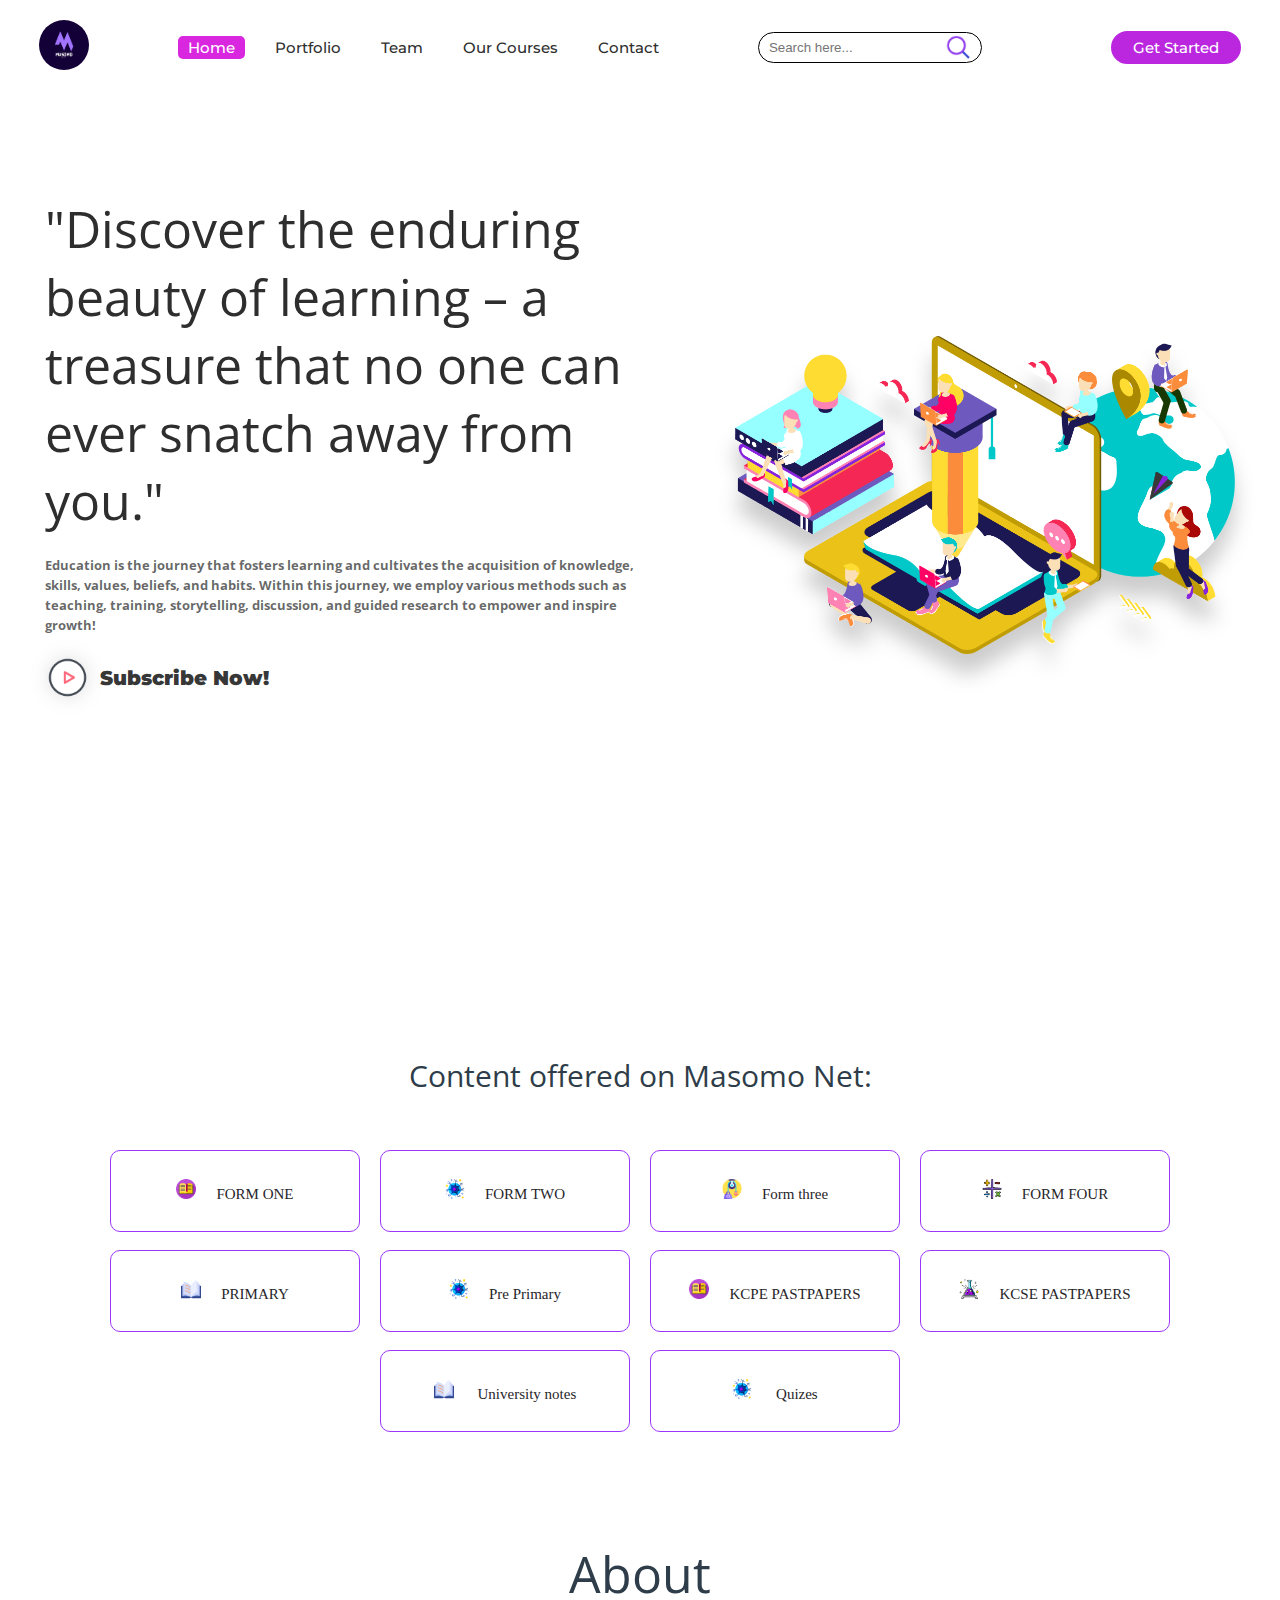
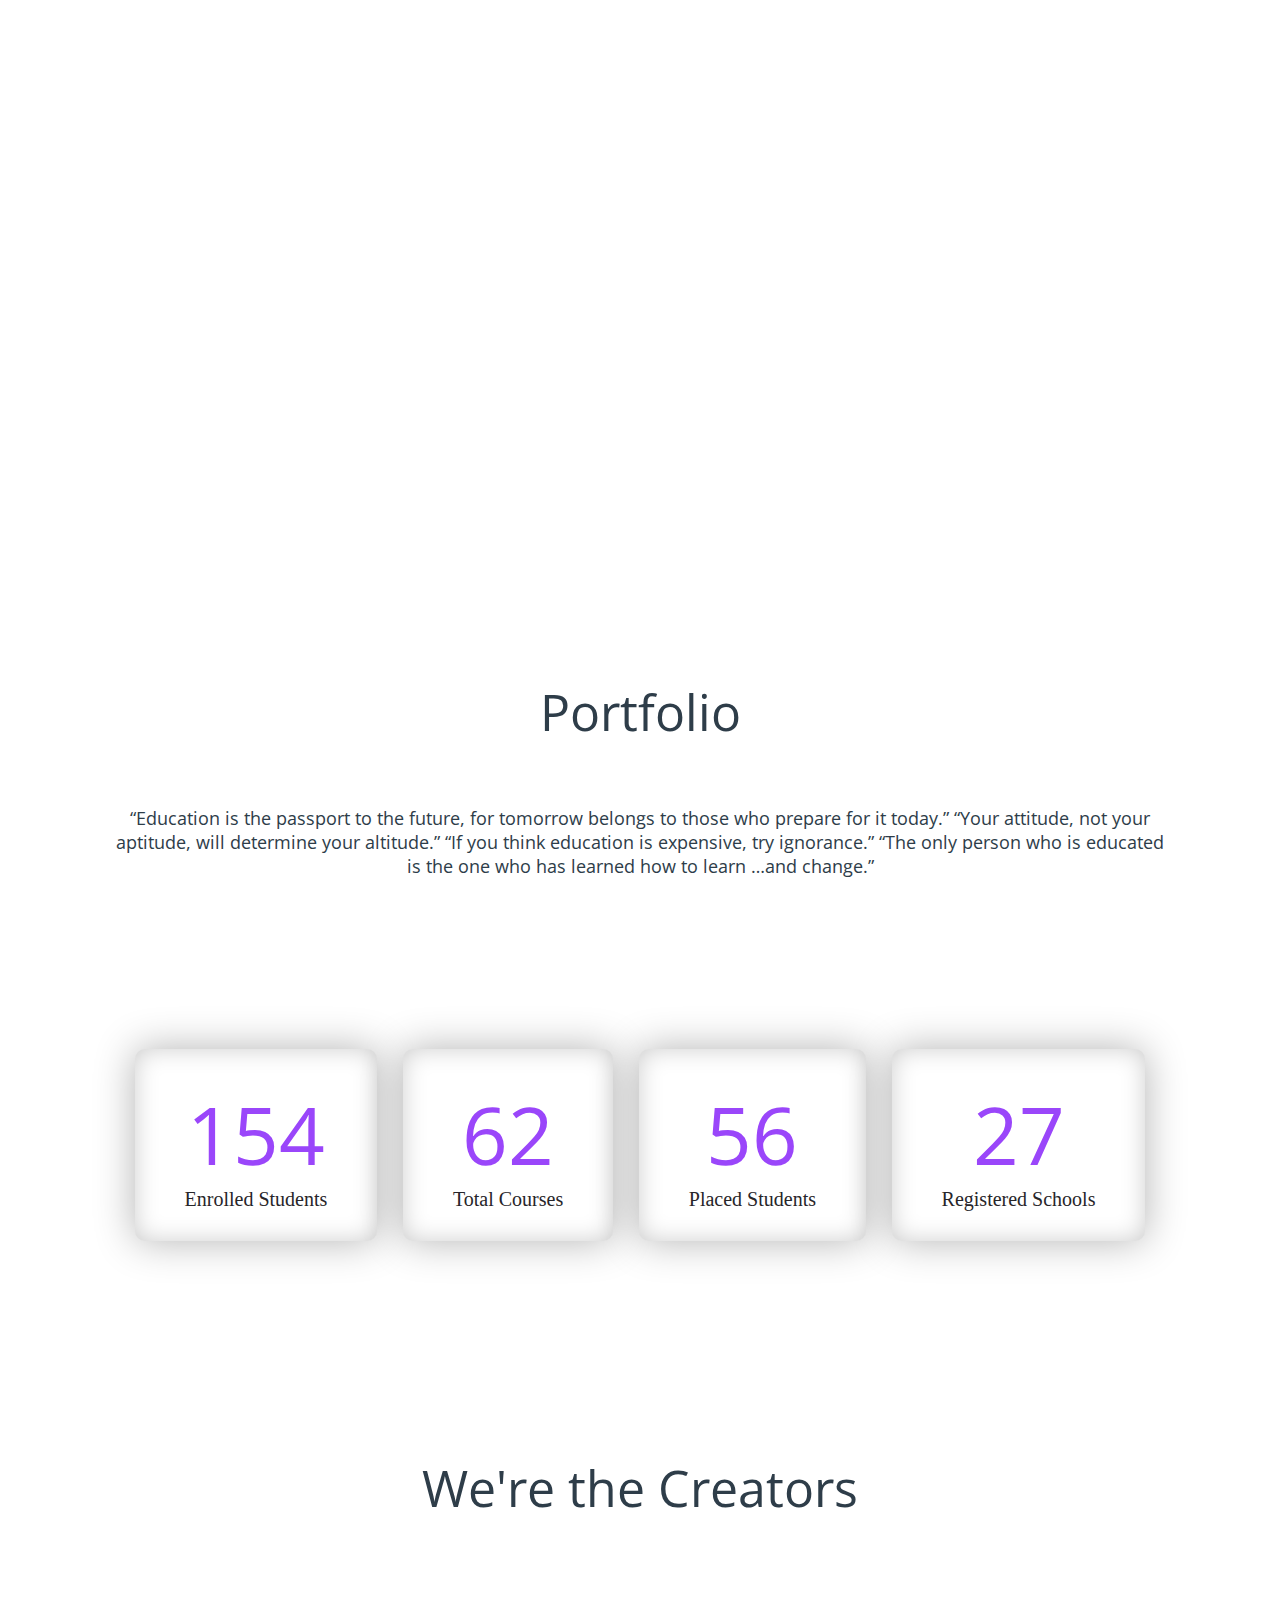
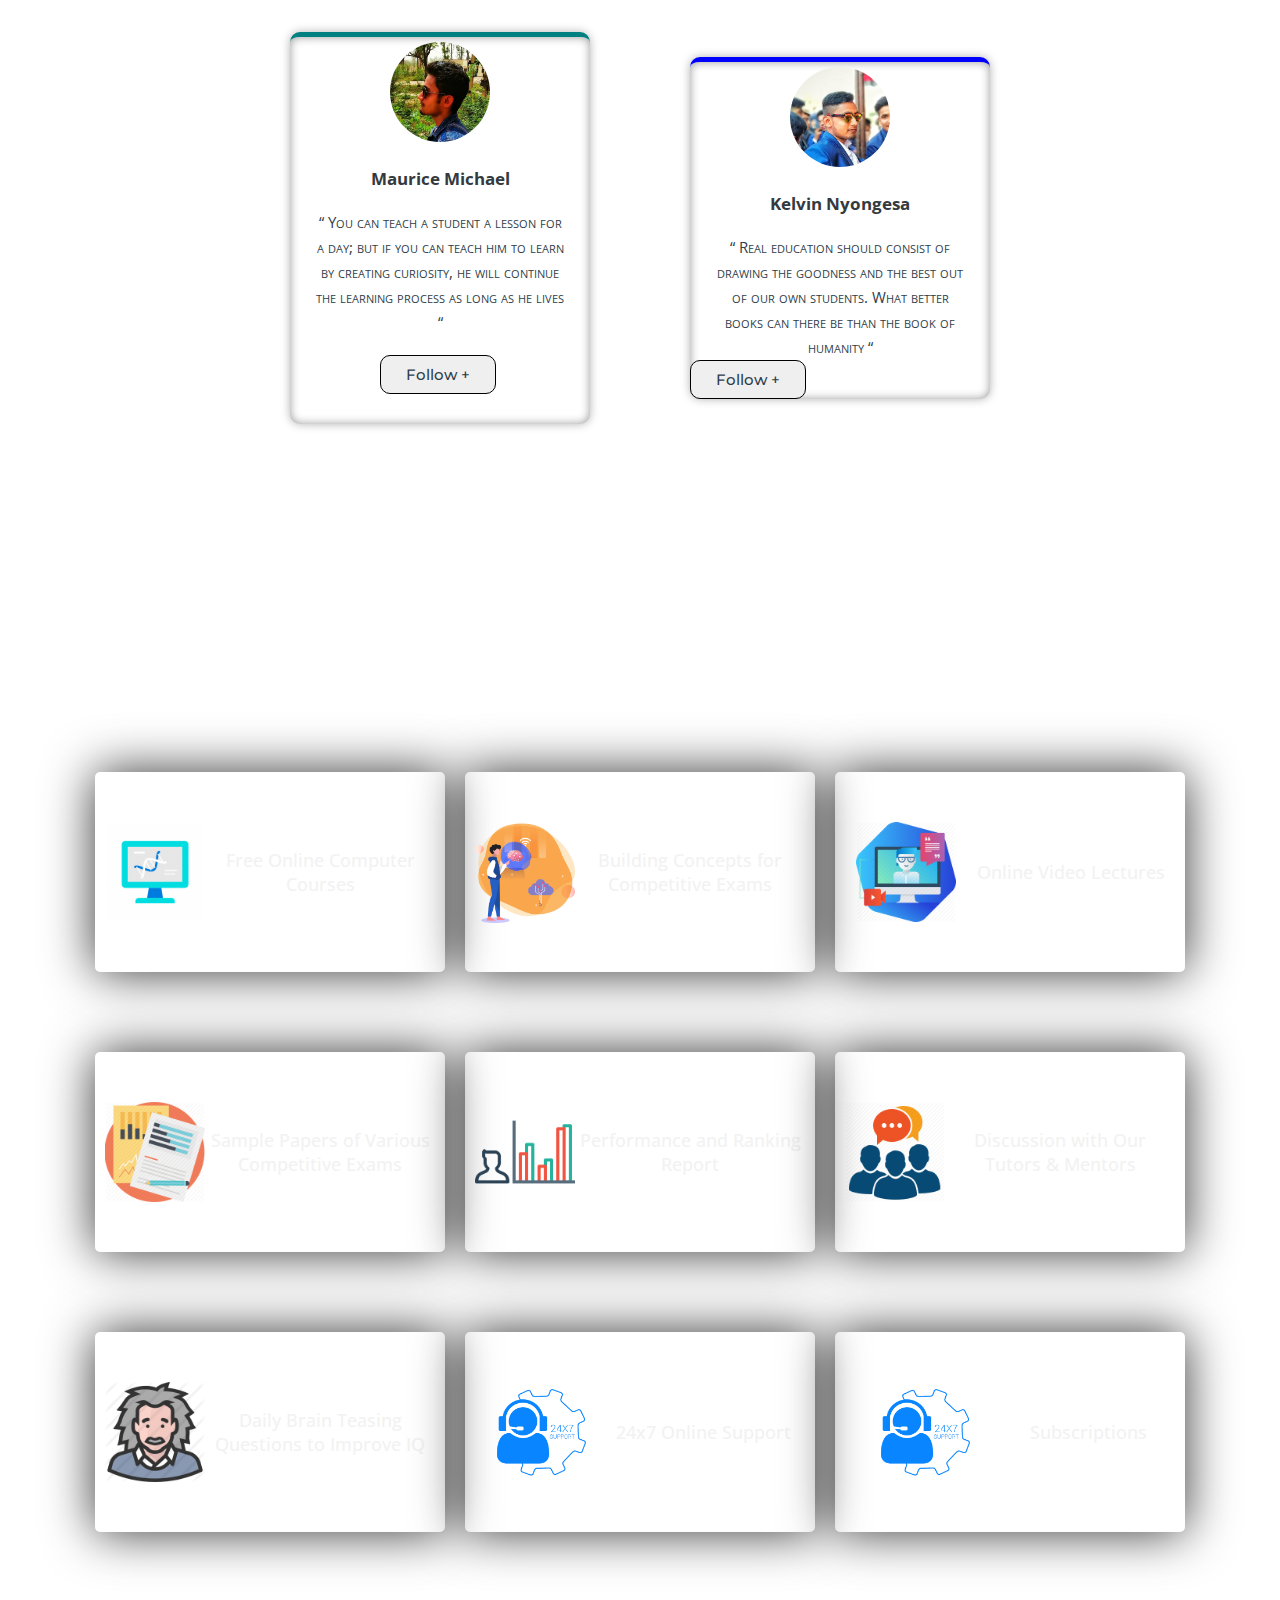
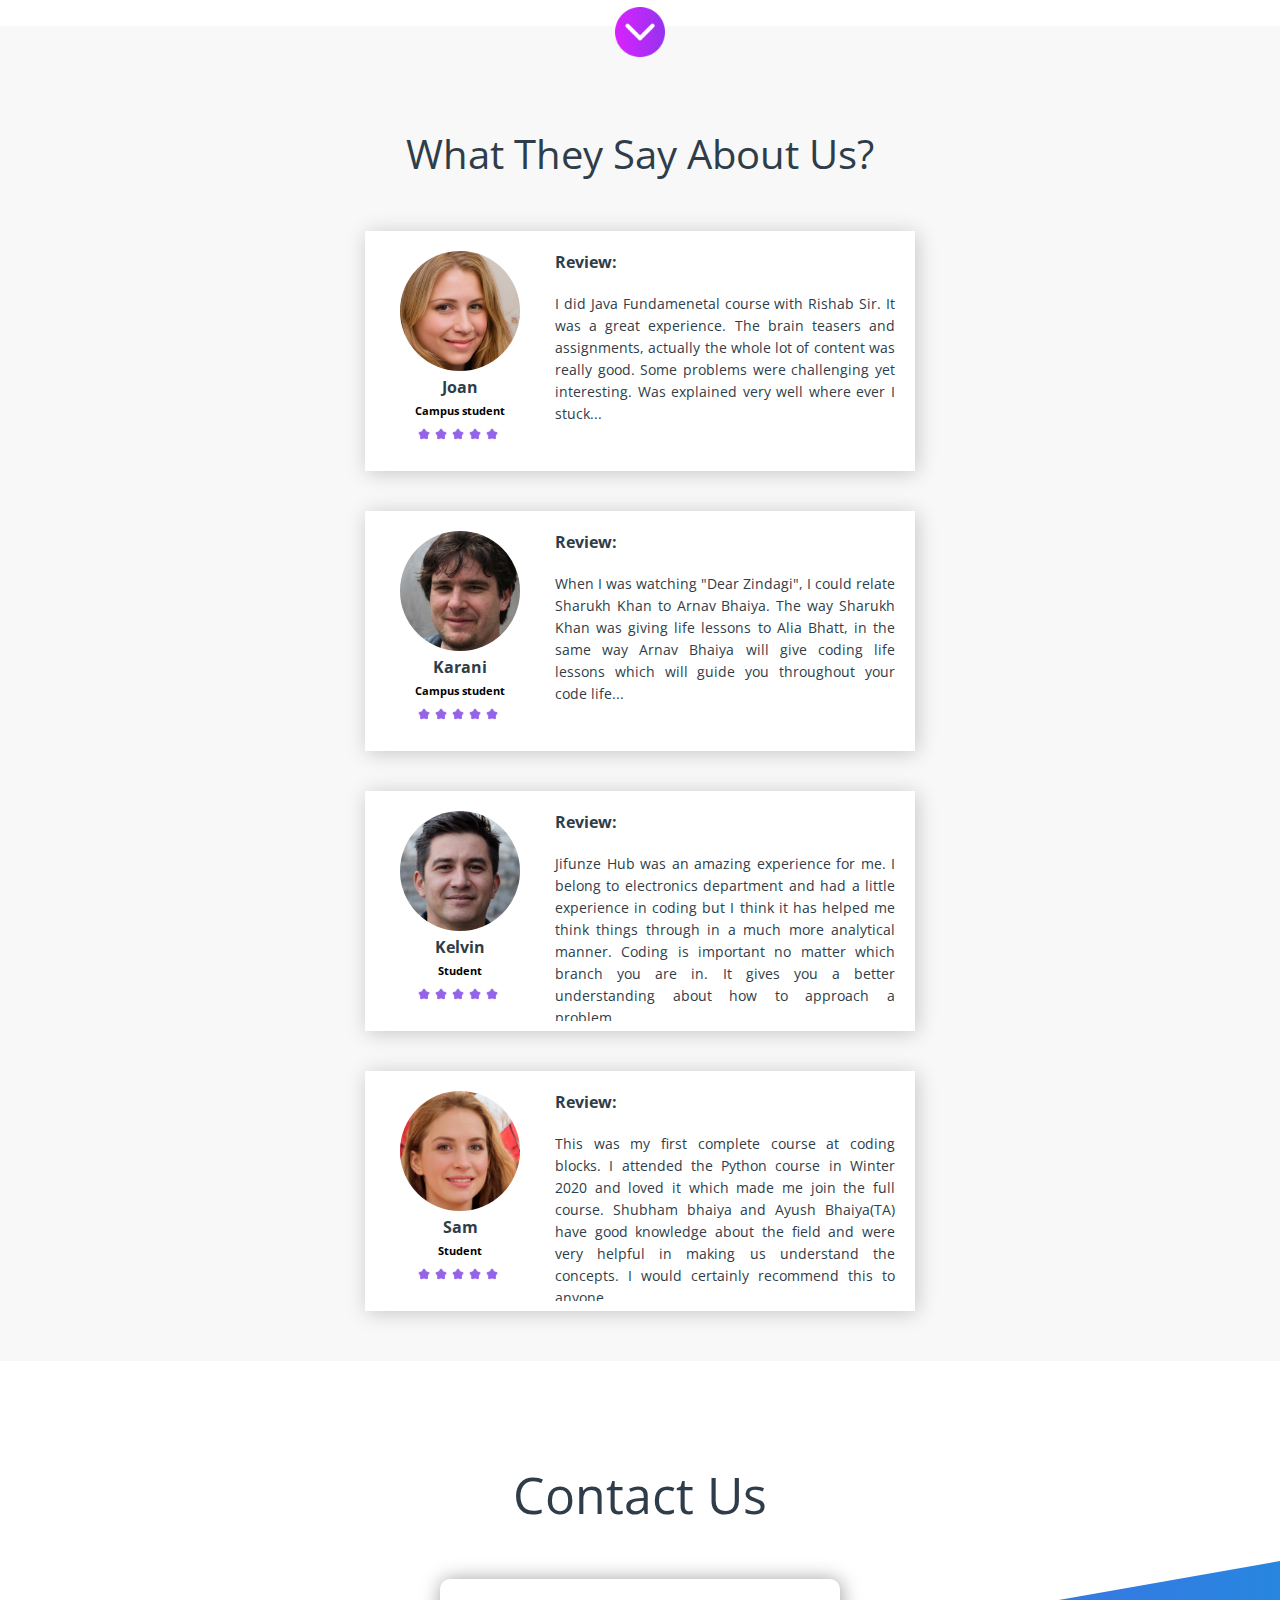
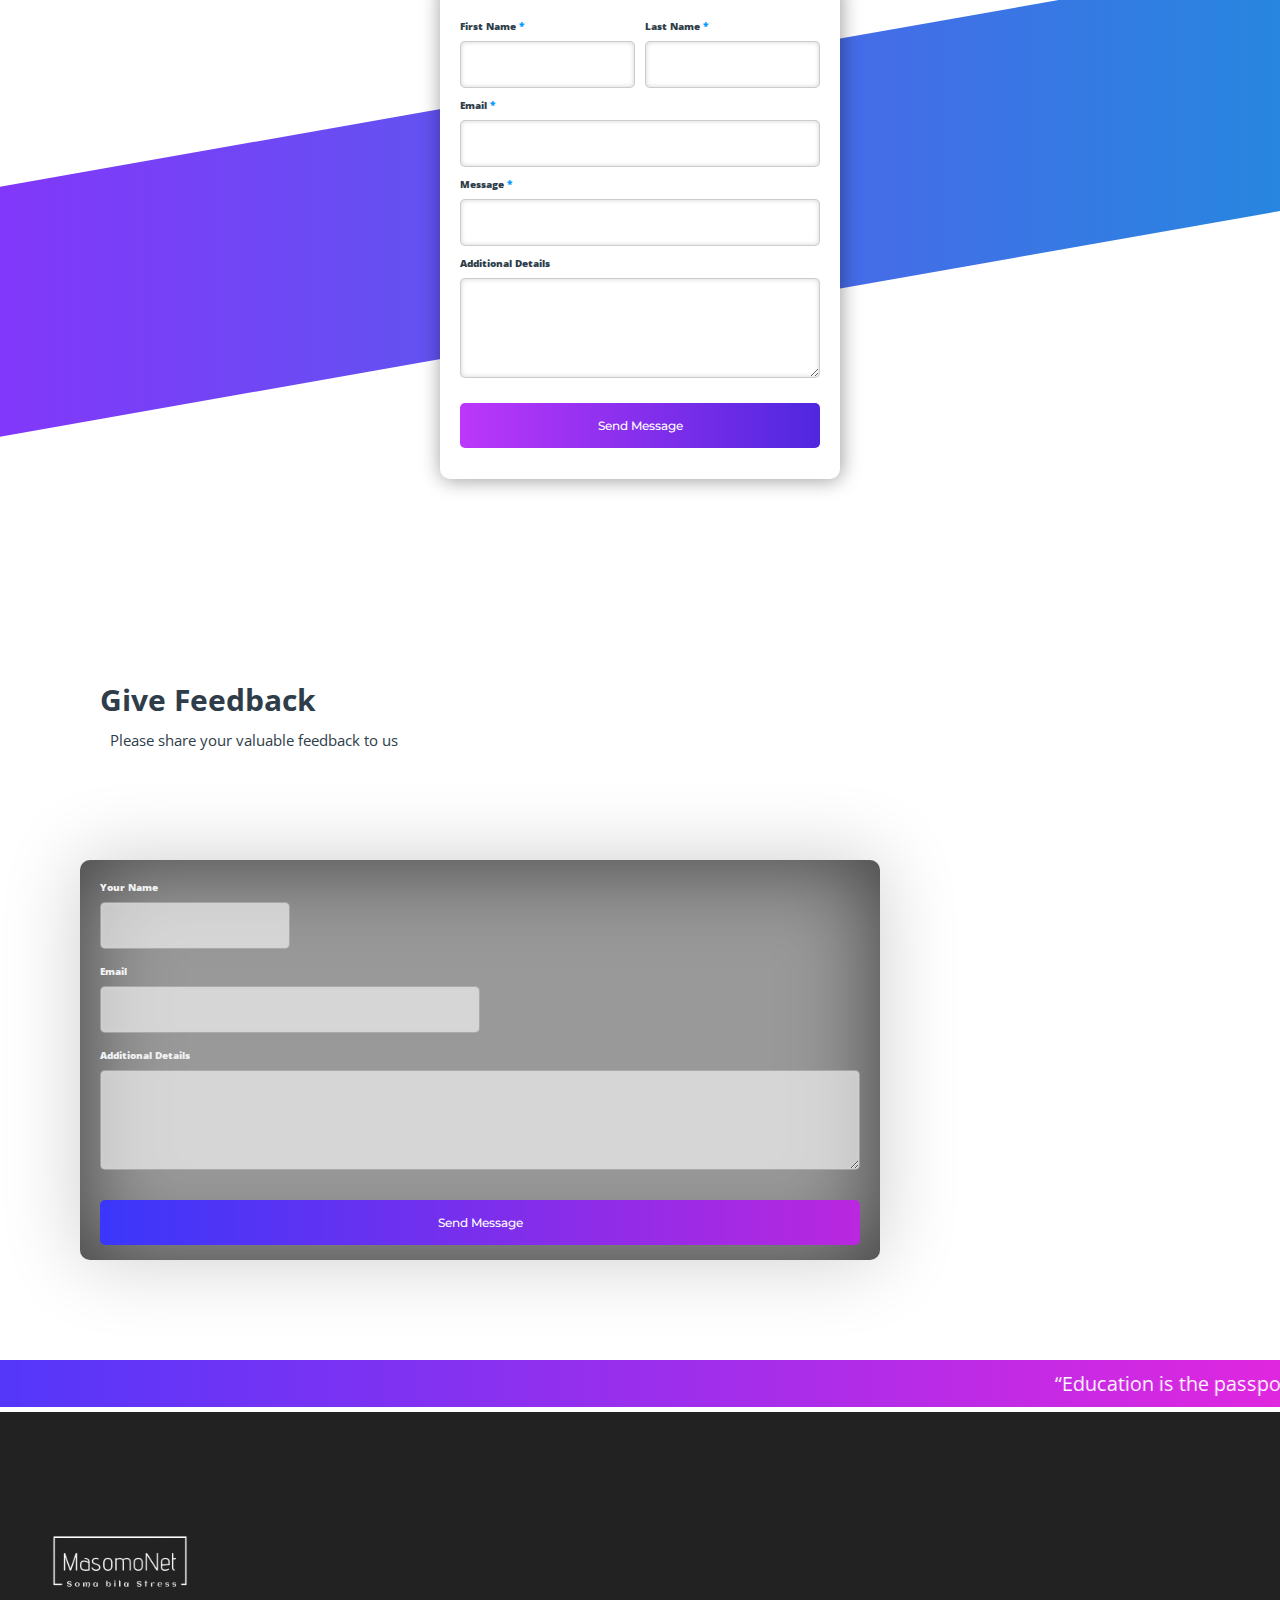
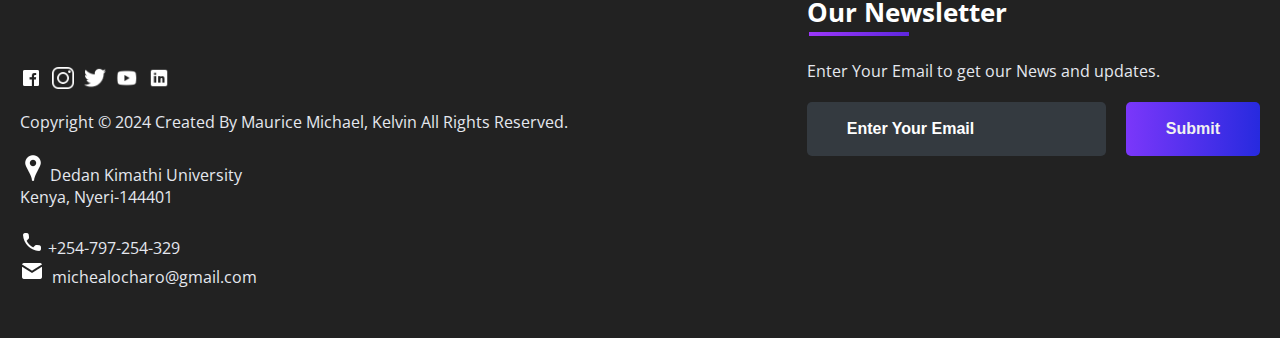
<file: index.html>
<!DOCTYPE html>
<html>
<head>
	<link rel="shortcut icon" type="png" href="MasomoNet_Logo.jpg">
	<meta charset="utf-8">
	<meta http-equiv="X-UA-Comaptible" content="IE=edge">
	<title>Masomo Net</title>
	<meta name="desciption" content="">
	<meta name="viewport" content="width=device-width, initial-scale=1">
	<link rel="stylesheet" type="text/css" href="style.css">
	<script type="text/javascript" src="script.js"></script>
	<script src="https://code.jquery.com/jquery-3.2.1.js"></script>
	<script>
		$(window).on('scroll', function(){
  			if($(window).scrollTop()){
  			  $('nav').addClass('black');
 			 }else {
 		   $('nav').removeClass('black');
 		 }
		})
	</script>
</head>
<body>
<!-- Navigation Bar -->
	<header id="header">
		<nav>
			<div class="logo" ><img src="MasomoNet_Logo.jpg" alt="logo" style="border-radius: 100%; width: 50px; height: 50px;"></div>
			<ul>
				<li><a class="active" href="">Home</a></li>
				<li><a href="#portfolio_section">Portfolio</a></li>
				<li><a href="#team_section">Team</a></li>
				<li><a href="#services_section">Our Courses</a></li>
				<li><a href="#contactus_section">Contact</a></li>
			</ul>
			<div class="srch"><input type="text" class="search" placeholder="Search here..."><img src="images/icon/search.png" alt="search" onclick=slide()></div>
			<a class="get-started" href="login.html">Get Started</a>
			<img src="images/icon/menu.png" class="menu" onclick="sideMenu(0)" alt="menu">
		</nav>
		<div class="head-container">
			<div class="quote">
				<p>"Discover the enduring beauty of learning – a treasure that no one can ever snatch away from you."</p>
				<h5>Education is the journey that fosters learning and cultivates the acquisition of knowledge, skills, values, beliefs, and habits. Within this journey, we employ various methods such as teaching, training, storytelling, discussion, and guided research to empower and inspire growth!</h5>
				<div class="play">
					<img src="images/icon/play.png" alt="play"><span><a href="subscribe.html" target="_blank">Subscribe Now!</a></span>
				</div>
			</div>
			<div class="svg-image">
				<img src="images/extra/svg1.jpg" alt="svg">
			</div>
		</div>
		<div class="side-menu" id="side-menu">
			<div class="close" onclick="sideMenu(1)"><img src="images/icon/close.png" alt=""></div>
			<div class="user">
				<img src="images/icon/logobg.png" alt="Username">
				<p>Masomo Net</p>
			</div>
			<ul>
				<li><a href="#about_section">About</a></li>
				<li><a href="#portfolio_section">Portfolio</a></li>
				<li><a href="#team_section">Team</a></li>
				<li><a href="#services_section">Services</a></li>
				<li><a href="#contactus_section">Contact</a></li>
				<li><a href="#feedBACK">Feedback</a></li>
			</ul>
		</div>
	</header>


<!-- Some Popular Subjects -->
	<div class="title">
		<span>Content offered on Masomo Net: </span>
	</div>
	<br><br>
	<div class="course">
		<center><div class="cbox">
		<div class="det"><a href="subjects/jee.html"><img src="images/courses/book.png">FORM ONE</a></div>
		<div class="det"><a href="subjects/gate.html"><img src="images/courses/d1.png">FORM TWO</a></div>
		<div class="det"><a href="subjects/computer_courses.html"><img src="images/courses/computer.png">Form three</a></div>
		<div class="det"><a href="subjects/Untitled-1.html"><img src="images/courses/data.png">FORM FOUR</a></div>
		
		</div></center>

		<div class="cbox">
		<div class="det"><a href="subjects/primary.html"><img src="images/courses/algo.png">PRIMARY</a></div>
		<div class="det"><a href="#"><img src="images/courses/d1.png">Pre Primary</a></div>
		<div class="det"><a href="subjects/KCPE PASTPAPERS.html"><img src="images/courses/paper.png">KCPE PASTPAPERS</a></div>
		<div class="det det-last"><a href="subjects/KCSE PASTPAPERS.html"><img src="images/courses/projects.png">KCSE PASTPAPERS</a></div>
		</div>

		<div class="cbox">
			<div class="det"><a href="subjects/primary.html"><img src="images/courses/algo.png"> University notes</a></div>
			<div class="det"><a href="#"><img src="images/courses/d1.png">	Quizes</a></div>
			</div>
			
		
	</div>

	
<!-- ABOUT -->
	<div class="diffSection" id="about_section">
		<center><p style="font-size: 50px; padding: 100px">About</p></center>
		<div class="about-content">
				<div class="side-image">
					<img class="sideImage" src="images/extra/e3.jpg">
				</div>
				<div class="side-text">
					<h2>What you think about us ?</h2>
					<p>"At Masomo Net, education is our gateway to a world of limitless possibilities. We believe in nurturing not just academic prowess, but also the invaluable assets of knowledge, skills, values, beliefs, and habits that shape individuals into empowered global citizens. Through a rich tapestry of teaching methodologies including storytelling, discussion, and directed research, we ignite the flame of curiosity and foster transformative learning experiences.
						<br><br>	
					Join us at Masomo Net, where the pursuit of knowledge knows no bounds. Whether you're a student eager to explore new horizons or a teacher seeking innovative tools to inspire your classroom, our platform welcomes you to embark on an enriching journey of discovery and growth."</p>
				</div>
		</div>
	</div>


<!-- PORTFOLIO -->
	<div class="diffSection" id="portfolio_section">
		<center><p style="font-size: 50px; padding: 100px; padding-bottom: 40px;">Portfolio</p></center>
		<div class="content">
			<p>
				“Education is the passport to the future, for tomorrow belongs to those who prepare for it today.” “Your attitude, not your aptitude, will determine your altitude.” “If you think education is expensive, try ignorance.” “The only person who is educated is the one who has learned how to learn …and change.”
			</p>
		</div>
	</div>
	<div class="extra">
		<p>We're increasing this data every year</p>
		<div class="smbox">
		<span><center><div class="data">154</div><div class="det">Enrolled Students</div></center></span>
		<span><center><div class="data">62</div><div class="det">Total Courses</div></center></span>
		<span><center><div class="data">56</div><div class="det">Placed Students</div></center></span>
		<span><center><div class="data">27</div><div class="det">Registered Schools</div></center></span>
		</div>
	</div>


<!-- TEAM -->
	<div class="diffSection" id="team_section">
		<center><p style="font-size: 50px; padding-top: 100px; padding-bottom: 60px;">We're the Creators</p></center>
		<div class="totalcard">
			<div class="card">
				<center><img src="images/creator/roshan1.jpeg"></center>
				<center><div class="card-title">Maurice Michael</div>
				<div id="detail">
					<p>“ You can teach a student a lesson for a day; but if you can teach him to learn by creating curiosity, he will continue the learning process as long as he lives “</p>
					<div class="duty"></div>
					<a href="https://www.linkedin.com/in/micheal-ocharo-188128241/" target="_blank"><button class="btn-roshan">Follow +</button></a>
				</div>
				</center>
			</div>
			<div class="card">
				<center><img src="images/creator/roshan2.jpeg"></center>
				<center><div class="card-title">Kelvin Nyongesa</div>
				<div id="detail">
					<p>“ Real education should consist of drawing the goodness and the best out of our own students. What better books can there be than the book of humanity “</p>
					<div class="duty"></diur Prices
					<a href="https://www.linkedin.com/in/micheal-ocharo-188128241/"target="_blank"><button class="btn-akhil">Follow +</button></a>
				</div>
				</center>
			</div>
			
		</div>
	</div>


<!-- SERVICES -->
	<div class="service-swipe">
		<div class="diffSection" id="services_section">
		<center><p style="font-size: 50px; padding: 100px; padding-bottom: 40px; color: #fff;">Our Prices</p></center>
		</div>
		<a href="#"><div class="s-card"><img src="images/icon/computer-courses.png"><p>Free Online Computer Courses</p></div></a>
		<a href="#"><div class="s-card"><img src="images/icon/brainbooster.png"><p>Building Concepts for Competitive Exams</p></div></a>
		<a href="#"><div class="s-card"><img src="images/icon/online-tutorials.png"><p>Online Video Lectures</p></div></a>
		<a href="#"><div class="s-card"><img src="images/icon/papers.jpg"><p>Sample Papers of Various Competitive Exams</p></div></a>
		<a href="#"><div class="s-card"><img src="images/icon/p3.png"><p>Performance and Ranking Report</p></div></a>
		<a href="#contactus_section"><div class="s-card"><img src="images/icon/discussion.png"><p>Discussion with Our Tutors & Mentors</p></div></a>
		<a href="#"><div class="s-card"><img src="images/icon/q1.png"><p>Daily Brain Teasing Questions to Improve IQ</p></div></a>
		<a href="#contactus_section"><div class="s-card"><img src="images/icon/help.png"><p>24x7 Online Support</p></div></a>
		<a href="subscribe.html"><div class="s-card"><img src="images/icon/help.png"><p>Subscriptions</p></div></a>

	</div>

<!-- Reviews by Students -->
<div id="makeitfull">
	<a href="#review_section"><img src="images/icon/makeitfull.png"></a>
</div>
<div class="review">
	<div class="diffSection" id="review_section">
		<center><p style="font-size: 40px; padding: 100px; padding-bottom: 40px; color: #2E3D49;">What They Say About Us?</p></center>
	</div>
	<div class="rev-container">
		<div class="rev-card">
			<div class="identity">
				<img src="images/creator/humanNotExist1.jpg"><p>Joan</p>
				<h6>Campus student</h6>
				<div class="rating"><img src="images/icon/star.png"><img src="images/icon/star.png"><img src="images/icon/star.png"><img src="images/icon/star.png"><img src="images/icon/star.png"></div>
			</div>
			<div class="rev-cont">
				<p id="title">Review:</p>
				<p id="content">
					I did Java Fundamenetal course with Rishab Sir. It was a great experience. The brain teasers and assignments, actually the whole lot of content was really good. Some problems were challenging yet interesting. Was explained very well where ever I stuck...
				</p>
			</div>
		</div>
		<div class="rev-card">
			<div class="identity">
				<img src="images/creator/humanNotExist2.jpg"><p>Karani </p>
				<h6>Campus student</h6>
				<div class="rating"><img src="images/icon/star.png"><img src="images/icon/star.png"><img src="images/icon/star.png"><img src="images/icon/star.png"><img src="images/icon/star.png"></div>
			</div>
			<div class="rev-cont">
				<p id="title">Review:</p>
				<p id="content">
					When I was watching "Dear Zindagi", I could relate Sharukh Khan to Arnav Bhaiya. The way Sharukh Khan was giving life lessons to Alia Bhatt, in the same way Arnav Bhaiya will give coding life lessons which will guide you throughout your code life...
				</p>
			</div>
		</div>
		<div class="rev-card">
			<div class="identity">
				<img src="images/creator/humanNotExist3.jpg"><p>Kelvin</p>
				<h6>Student</h6>
				<div class="rating"><img src="images/icon/star.png"><img src="images/icon/star.png"><img src="images/icon/star.png"><img src="images/icon/star.png"><img src="images/icon/star.png"></div>
			</div>
			<div class="rev-cont">
				<p id="title">Review:</p>
				<p id="content">
					Jifunze Hub was an amazing experience for me. I belong to electronics department and had a little experience in coding but I think it has helped me think things through in a much more analytical manner. Coding is important no matter which branch you are in. It gives you a better understanding about how to approach a problem...
				</p>
			</div>
		</div>
		<div class="rev-card">
			<div class="identity">
				<img src="images/creator/humanNotExist4.jpg"><p>Sam</p>
				<h6>Student</h6>
				<div class="rating"><img src="images/icon/star.png"><img src="images/icon/star.png"><img src="images/icon/star.png"><img src="images/icon/star.png"><img src="images/icon/star.png"></div>
			</div>
			<div class="rev-cont">
				<p id="title">Review:</p>
				<p id="content">
					This was my first complete course at coding blocks. I attended the Python course in Winter 2020 and loved it which made me join the full course. Shubham bhaiya and Ayush Bhaiya(TA) have good knowledge about the field and were very helpful in making us understand the concepts. I would certainly recommend this to anyone...
				</p>
			</div>
		</div>
	</div>
</div>

<!-- CONTACT US -->
	<div class="diffSection" id="contactus_section">
		<center><p style="font-size: 50px; padding: 100px">Contact Us</p></center>
		<div class="csec"></div>
		<div class="back-contact">
			<div class="cc">
			<form action="mailto:michealocharo@gmail.com" method="post" enctype="text/plain">
				<label>First Name <span class="imp">*</span></label><label style="margin-left: 185px">Last Name <span class="imp">*</span></label><br>
				<center>
				<input type="text" name="" style="margin-right: 10px; width: 175px" required="required"><input type="text" name="lname" style="width: 175px" required="required"><br>
				</center>
				<label>Email <span class="imp">*</span></label><br>
				<input type="email" name="mail" style="width: 100%" required="required"><br>
				<label>Message <span class="imp">*</span></label><br>
				<input type="text" name="message" style="width: 100%" required="required"><br>
				<label>Additional Details</label><br>
				<textarea name="addtional"></textarea><br>
				<button type="submit" id="csubmit">Send Message</button>
			</form>
			</div>
		</div>
	</div>


<!-- FEEDBACK -->
	<div class="title2" id="feedBACK">
		<span>Give Feedback</span>
		<div class="shortdesc2">
			<p>Please share your valuable feedback to us</p>
		</div>
	</div>

	<div class="feedbox">
		<div class="feed">
			<form action="mailto:michealocharo@gmail.com" method="post" enctype="text/plain">
				<label>Your Name</label><br>
				<input type="text" name="" class="fname" required="required"><br>
				<label>Email</label><br>
				<input type="email" name="mail" required="required"><br>
				<label>Additional Details</label><br>
				<textarea name="addtional"></textarea><br>
				<button type="submit" id="csubmit">Send Message</button>
			</form>
		</div>
	</div>

<!-- Sliding Information -->
	<marquee style="background: linear-gradient(to right, #5437fa, #df27df); margin-top: 50px;" direction="left" onmouseover="this.stop()" onmouseout="this.start()" scrollamount="20"><div class="marqu">“Education is the passport to the future, for tomorrow belongs to those who prepare for it today.” “Your attitude, not your aptitude, will determine your altitude.” “If you think education is expensive, try ignorance.” “The only person who is educated is the one who has learned how to learn …and change.”</div></marquee>

<!-- FOOTER -->
	<footer>
		<div class="footer-container">
			<div class="left-col">
				<img src="images/icon/logobg.png" style="width: 200px;">
				<div class="logo"></div>
				<div class="social-media">
					<a href="#"><img src="images/icon\fb.png"></a>
					<a href="https://www.instagram.com/"><img src="images/icon\insta.png"></a>
					<a href="#"><img src="images/icon\tt.png"></a>
					<a href="#"><img src="images/icon\ytube.png"></a>
					<a href="#"><img src="images/icon\linkedin.png"></a>
					
				</div><br><br>
				<p class="rights-text">Copyright © 2024 Created By Maurice Michael, Kelvin  All Rights Reserved.</p>
				<br><p><img src="images/icon/location.png"> Dedan Kimathi University<br>Kenya, Nyeri-144401</p><br>
				<p><img src="images/icon/phone.png"> +254-797-254-329<br><img src="images/icon/mail.png">&nbsp; michealocharo@gmail.com</p>
			</div>
			<div class="right-col">
				<h1 style="color: #fff">Our Newsletter</h1>
				<div class="border"></div><br>
				<p>Enter Your Email to get our News and updates.</p>
				<form class="newsletter-form">
					<input class="txtb" type="email" placeholder="Enter Your Email">
					<input class="btn" type="submit" value="Submit">
				</form>
			</div>
		</div>
	</footer>

</body>
</html>
</file>
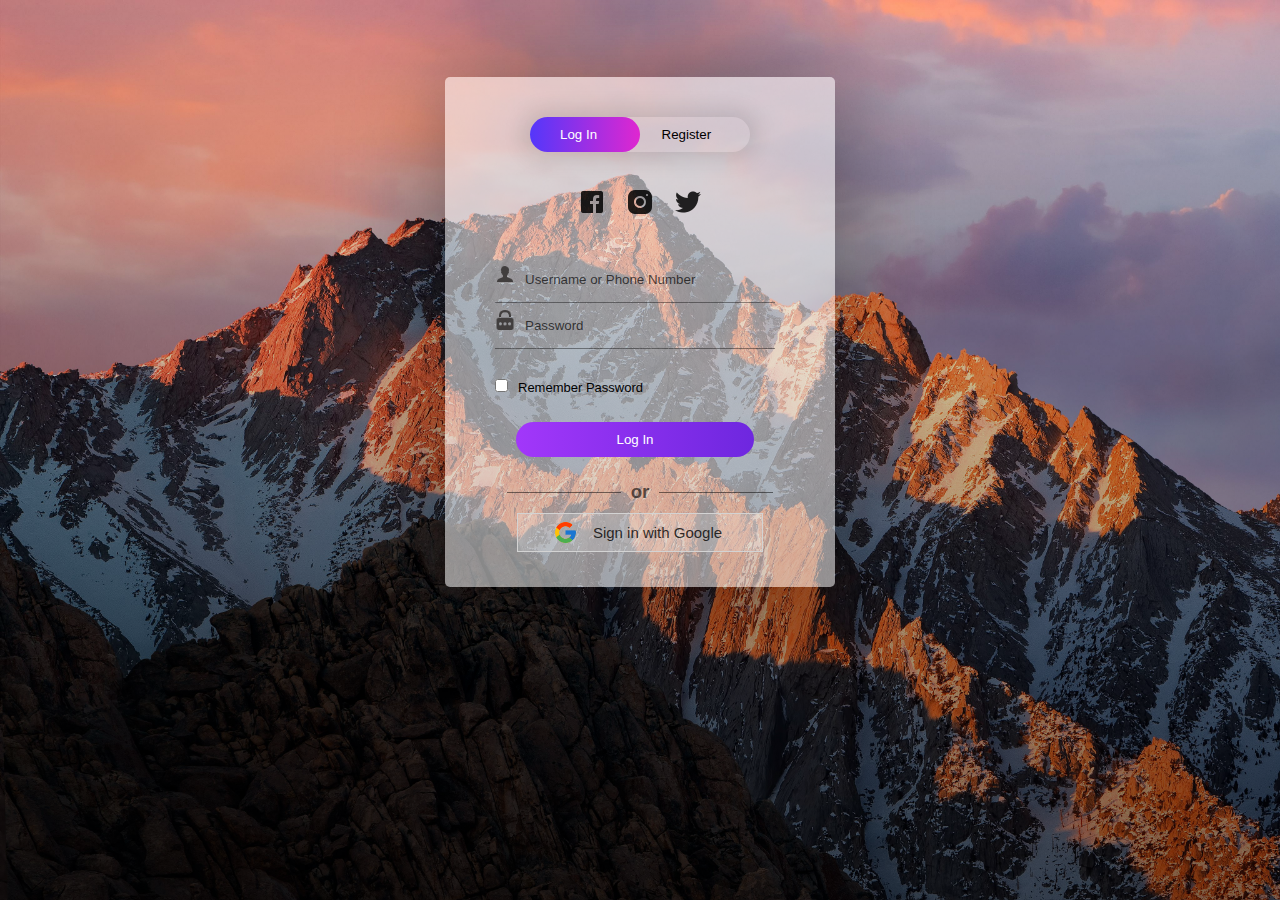
<file: login.html>
<!DOCTYPE html>
<html>
<head>
	<link rel="shortcut icon" type="png" href="images/icon/favicon.png">
	<title>Login SignUp</title>
	<link rel="stylesheet" type="text/css" href="loginStyle.css">
	<script src="https://ajax.googleapis.com/ajax/libs/jquery/3.4.1/jquery.min.js"></script>

  <!-- It will redirect to the Home Page after submitting the form -->
  <script>
  $(document).ready(function(){
    $("form").submit(function(){
      alert("Great Job !");
    });
  });
  </script>
</head>
<body>
		<div class="form-box">
			<div class="button-box">
				<div id="btn"></div>
				<button type="button" class="toggle-btn" id="log" onclick="login()" style="color: #fff;">Log In</button>
				<button type="button" class="toggle-btn" id="reg" onclick="register()">Register</button>
			</div>
			<div class="social-icons">
				<img src="images/icon/fb2.png">
				<img src="images/icon/insta2.png">
				<img src="images/icon/tt2.png">
			</div>
			
			<!-- Login Form -->
			<form id="login" class="input-group" action="index.html">
				<div class="inp">
					<img src="images/icon/user.png"><input type="text" id="email" class="input-field" placeholder="Username or Phone Number" style="width: 88%; border:none;" required="required">
				</div>
				<div class="inp">
					<img src="images/icon/password.png"><input type="password" id="password" class="input-field" placeholder="Password" style="width: 88%; border: none;" required="required">
				</div>
				<input type="checkbox" class="check-box">Remember Password
				<button type="submit" class="submit-btn">Log In</button>
			</form>


			<div class="other" id="other">
				<div class="instead">
					<h3>or</h3>
				</div>
				<button class="connect" onclick="google()">
					<img src="images/icon/google.png"><span>Sign in with Google</span>
				</button>
			</div>
			
			<!-- Registration Form -->
			<form id="register" class="input-group">
				<input type="text" class="input-field" placeholder="Full Name" required="required">
				<input type="email" class="input-field" placeholder="Email Address" required="required">
				<input type="phone number" class="input-field" placeholder="Phone Number" required="required">
				<input type="password" class="input-field" placeholder="Create Password" name="psame" required="required">
				<input type="password" class="input-field" placeholder="Confirm Password" name="psame" required="required">
				<input type="checkbox" class="check-box" id="chkAgree" onclick="goFurther()">I agree to the Terms & Conditions
				<button type="submit" id="btnSubmit" class="submit-btn reg-btn">Register</button>
			</form>
		</div>
		<script type="text/javascript" src="script.js"></script>
</body>
</html>
</file>
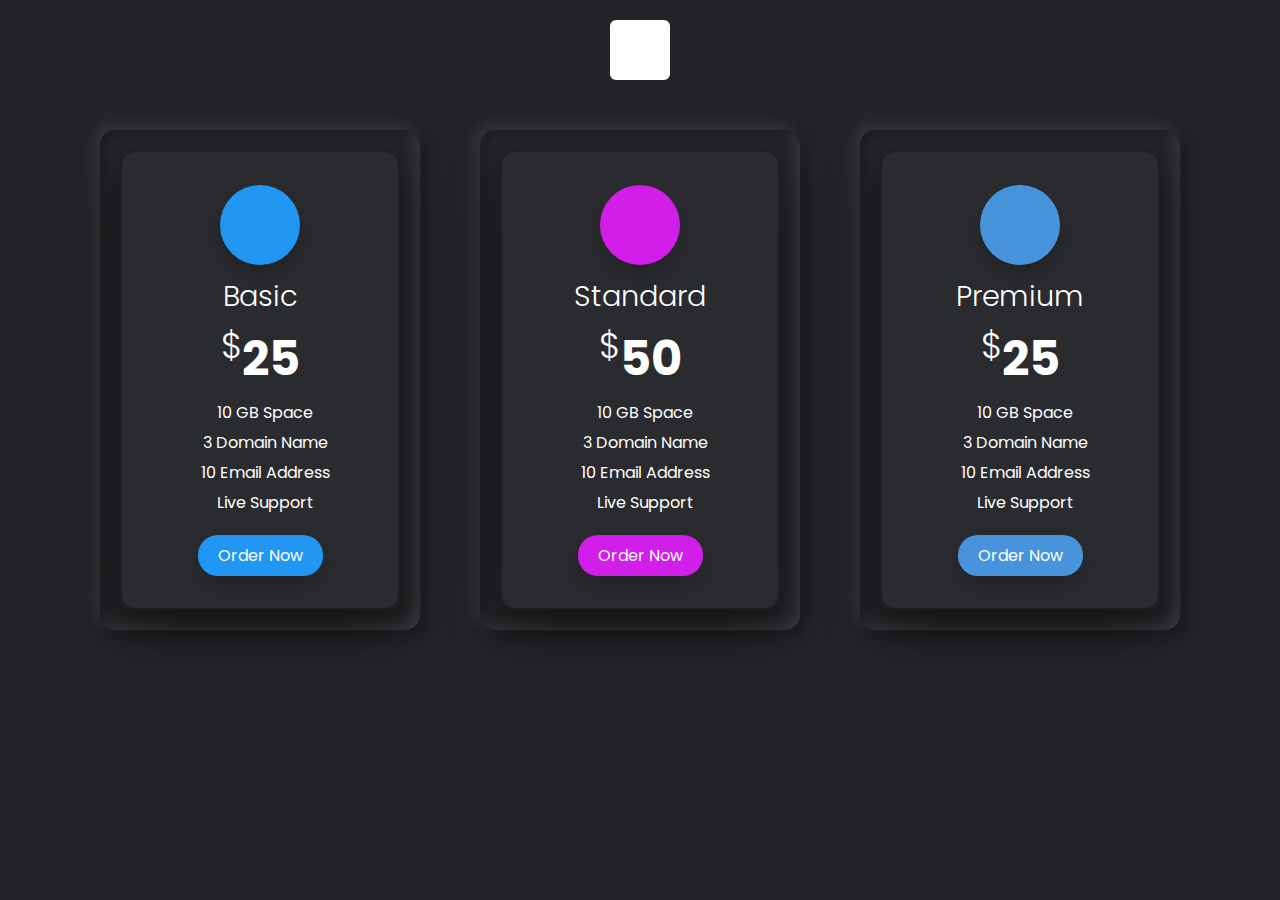
<file: subscribe.html>
<!DOCTYPE html>
<html lang="en">
<head>
    <meta charset="UTF-8">
    <meta http-equiv="X-UA-Compatible" content="IE=edge">
    <meta name="viewport" content="width=device-width, initial-scale=1.0">
    <link rel="stylesheet" href="https://cdnjs.cloudflare.com/ajax/libs/font-awesome/5.14.0/css/all.min.css"
        integrity="sha512-1PKOgIY59xJ8Co8+NE6FZ+LOAZKjy+KY8iq0G4B3CyeY6wYHN3yt9PW0XpSriVlkMXe40PTKnXrLnZ9+fkDaog=="
        crossorigin="anonymous" />
    <link rel="stylesheet" href="subscribe.styles.css">
    <title>Subscribe Now!</title>
</head>
<body>
    <div class="toggle"></div>
    <div class="container">
        <div class="card">
            <div class="box">
                <div class="content">
                    <div class="icon"><i class="fa fa-paper-plane" aria-hidden="true"></i></div>
                    <h3>Basic</h3>
                    <h4><sup>$</sup>25</h4>
                    <ul>
                        <li><i class="fa fa-check" aria-hidden="true"></i>10 GB Space</li>
                        <li><i class="fa fa-check" aria-hidden="true"></i>3 Domain Name</li>
                        <li><i class="fa fa-check" aria-hidden="true"></i>10 Email Address</li>
                        <li><i class="fa fa-times" aria-hidden="true"></i>Live Support</li>
                    </ul>
                    <a href="#">Order Now</a>
                </div>
            </div>
        </div>
        <div class="card">
            <div class="box">
                <div class="content">
                    <div class="icon"><i class="fa fa-plane" aria-hidden="true"></i></div>
                    <h3>Standard</h3>
                    <h4><sup>$</sup>50</h4>
                    <ul>
                        <li><i class="fa fa-check" aria-hidden="true"></i>10 GB Space</li>
                        <li><i class="fa fa-check" aria-hidden="true"></i>3 Domain Name</li>
                        <li><i class="fa fa-check" aria-hidden="true"></i>10 Email Address</li>
                        <li><i class="fa fa-times" aria-hidden="true"></i>Live Support</li>
                    </ul>
                    <a href="#">Order Now</a>
                </div>
            </div>
        </div>
        <div class="card">
            <div class="box">
                <div class="content">
                    <div class="icon"><i class="fa fa-rocket" aria-hidden="true"></i></div>
                    <h3>Premium</h3>
                    <h4><sup>$</sup>25</h4>
                    <ul>
                        <li><i class="fa fa-check" aria-hidden="true"></i>10 GB Space</li>
                        <li><i class="fa fa-check" aria-hidden="true"></i>3 Domain Name</li>
                        <li><i class="fa fa-check" aria-hidden="true"></i>10 Email Address</li>
                        <li><i class="fa fa-check" aria-hidden="true"></i>Live Support</li>
                    </ul>
                    <a href="#">Order Now</a>
                </div>
            </div>
        </div>
    </div>
    <script src="script.js"></script>
</body>
</html>
</file>
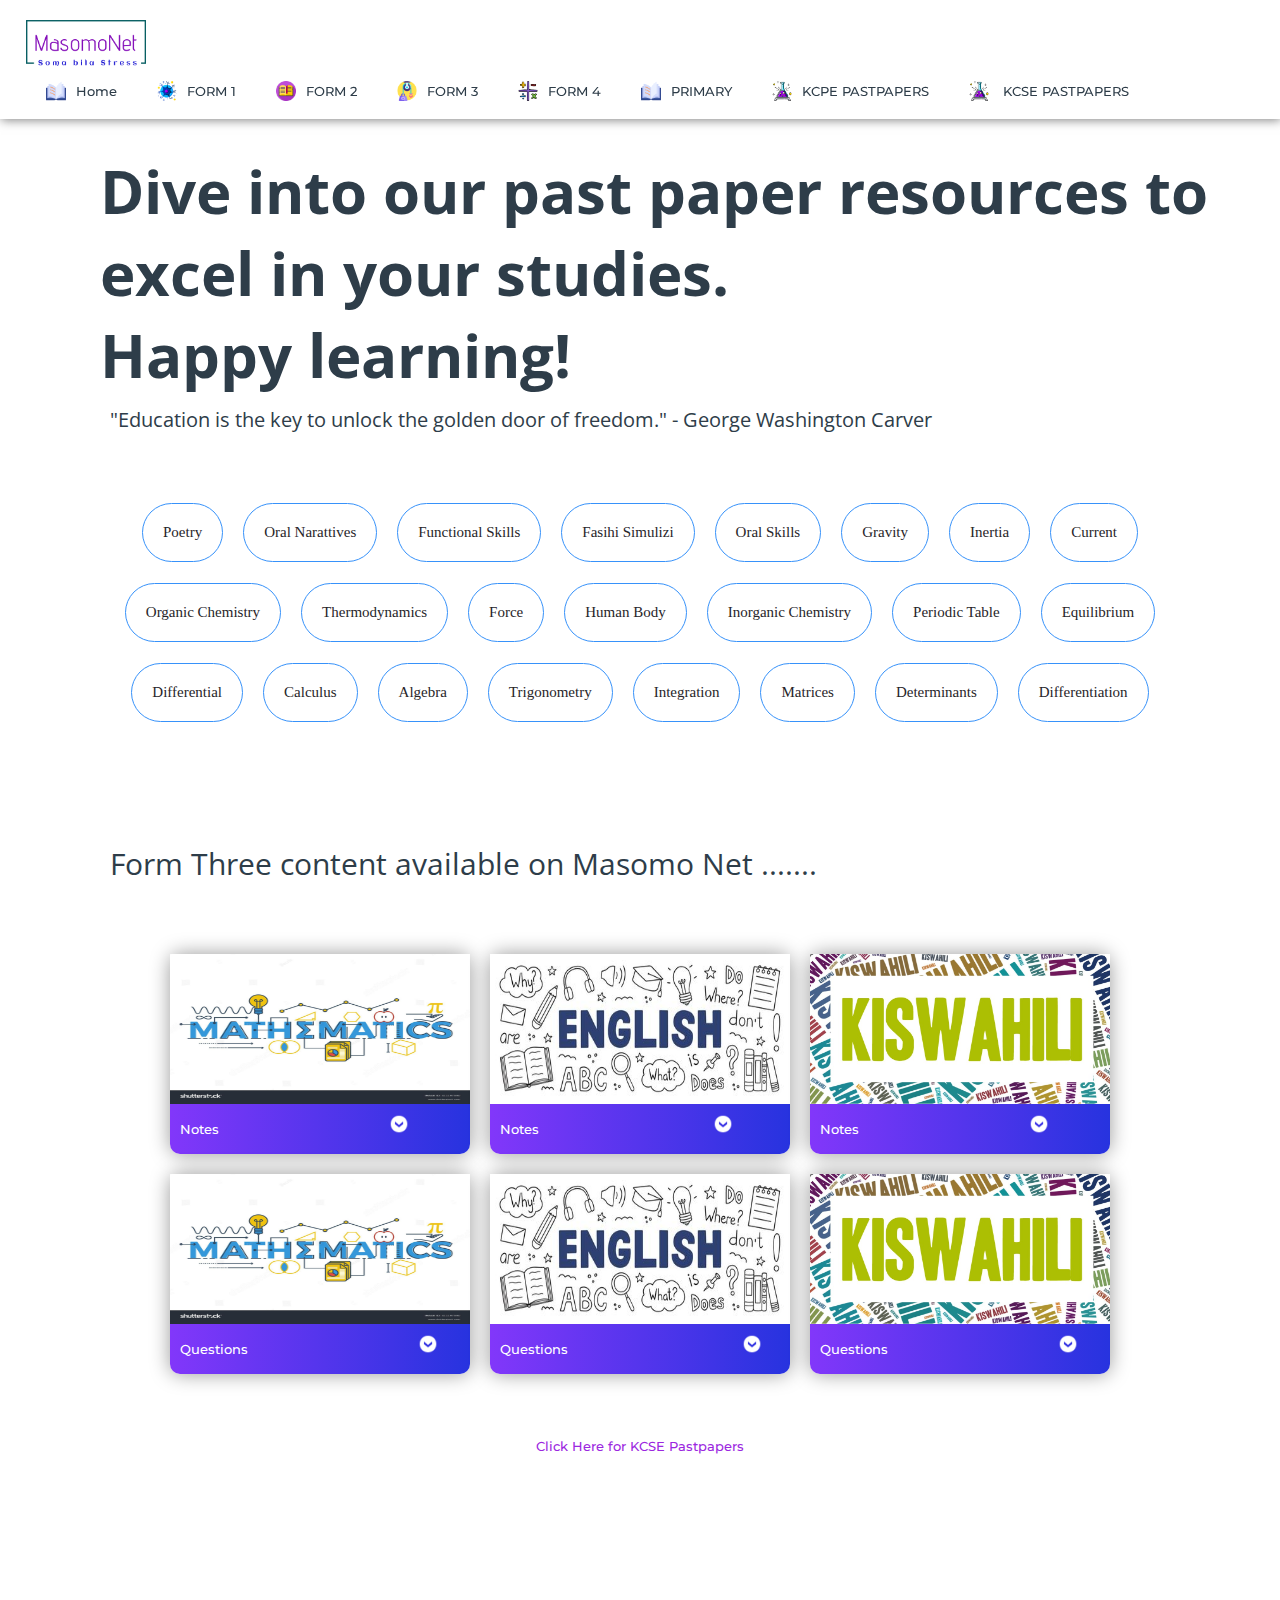
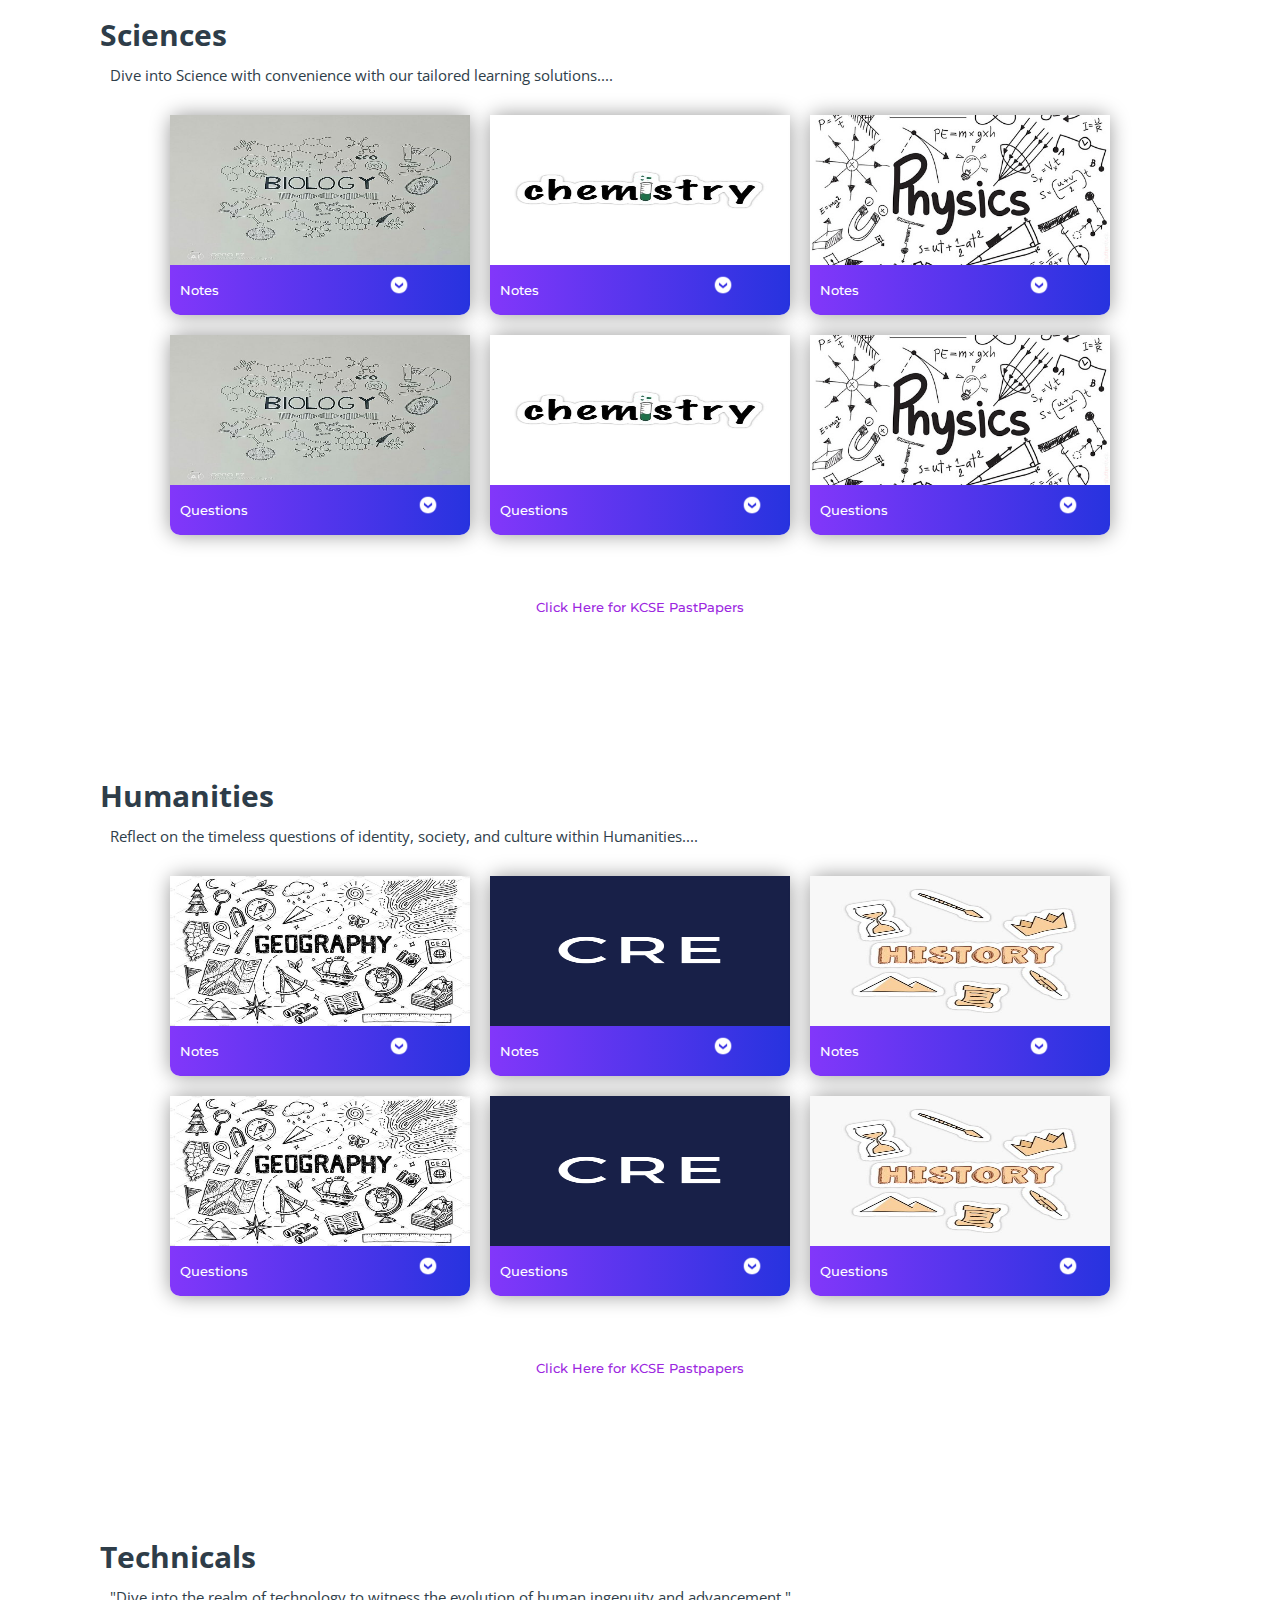
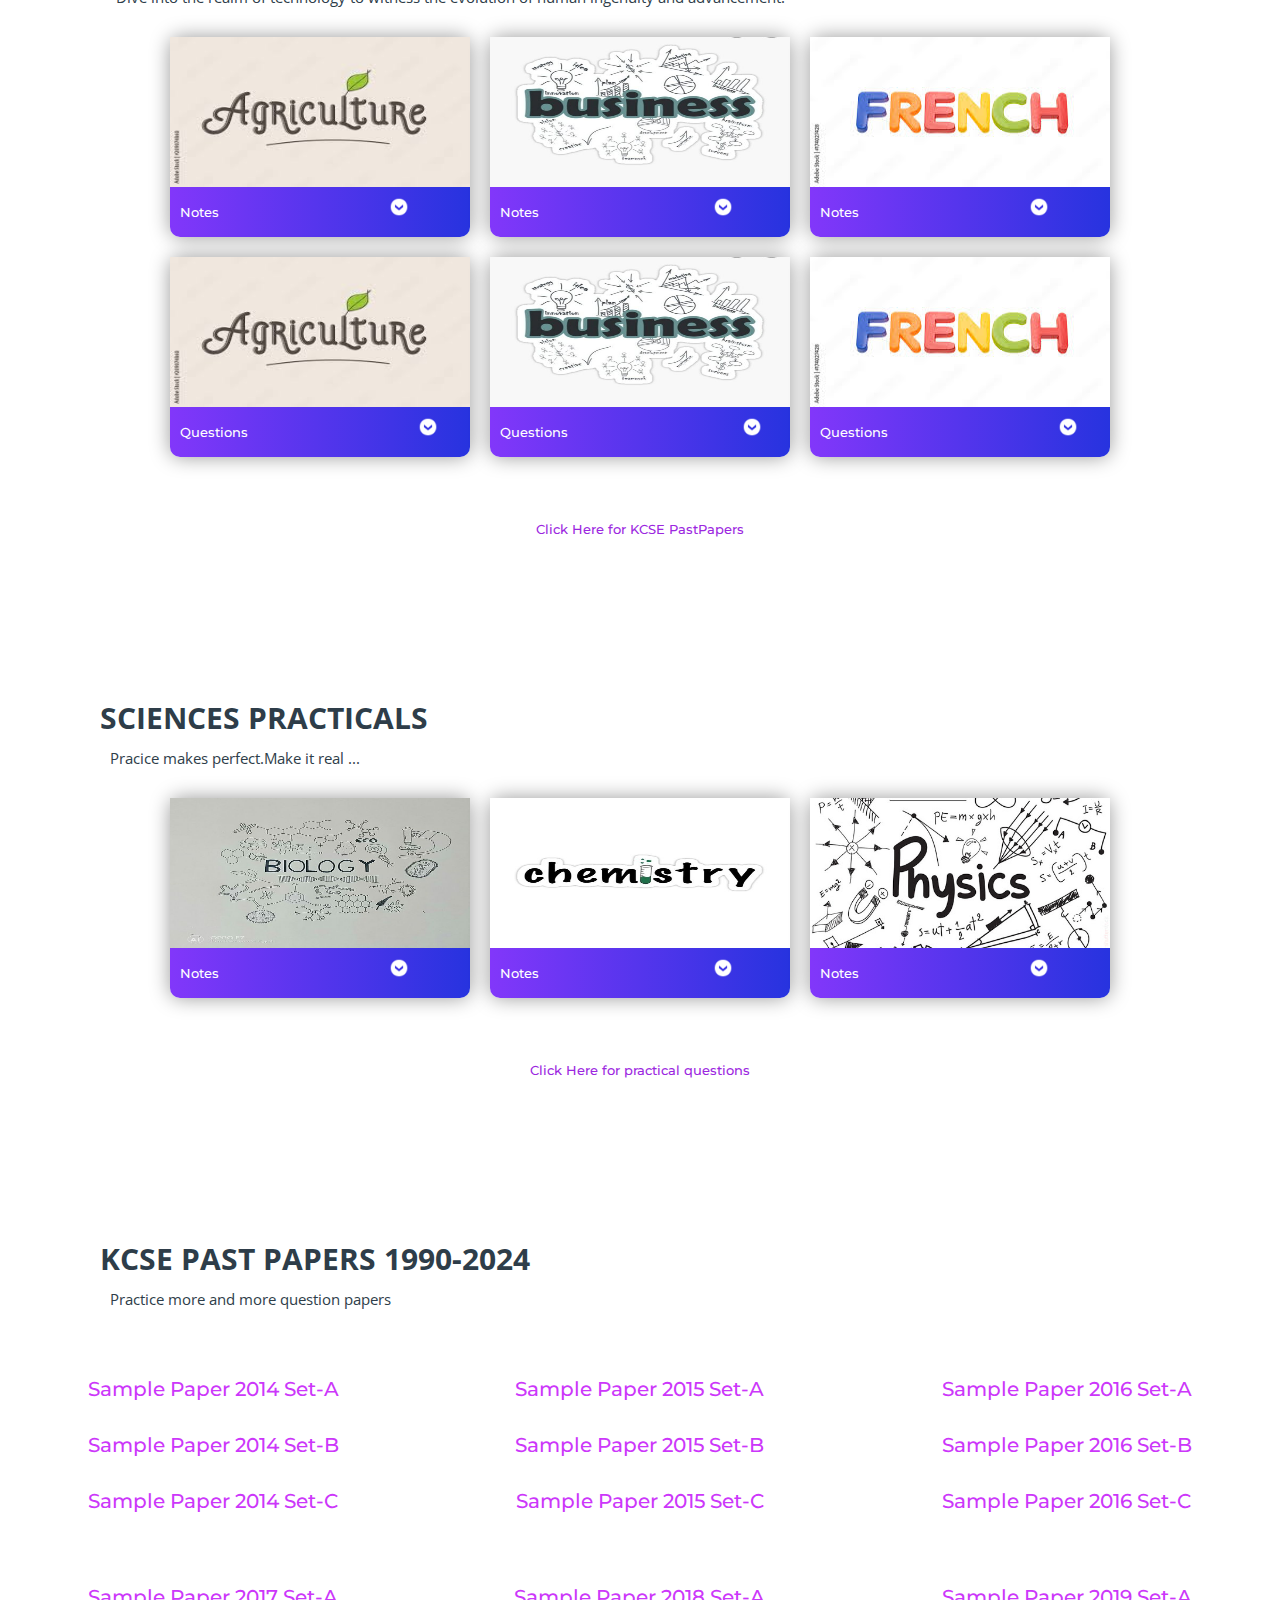
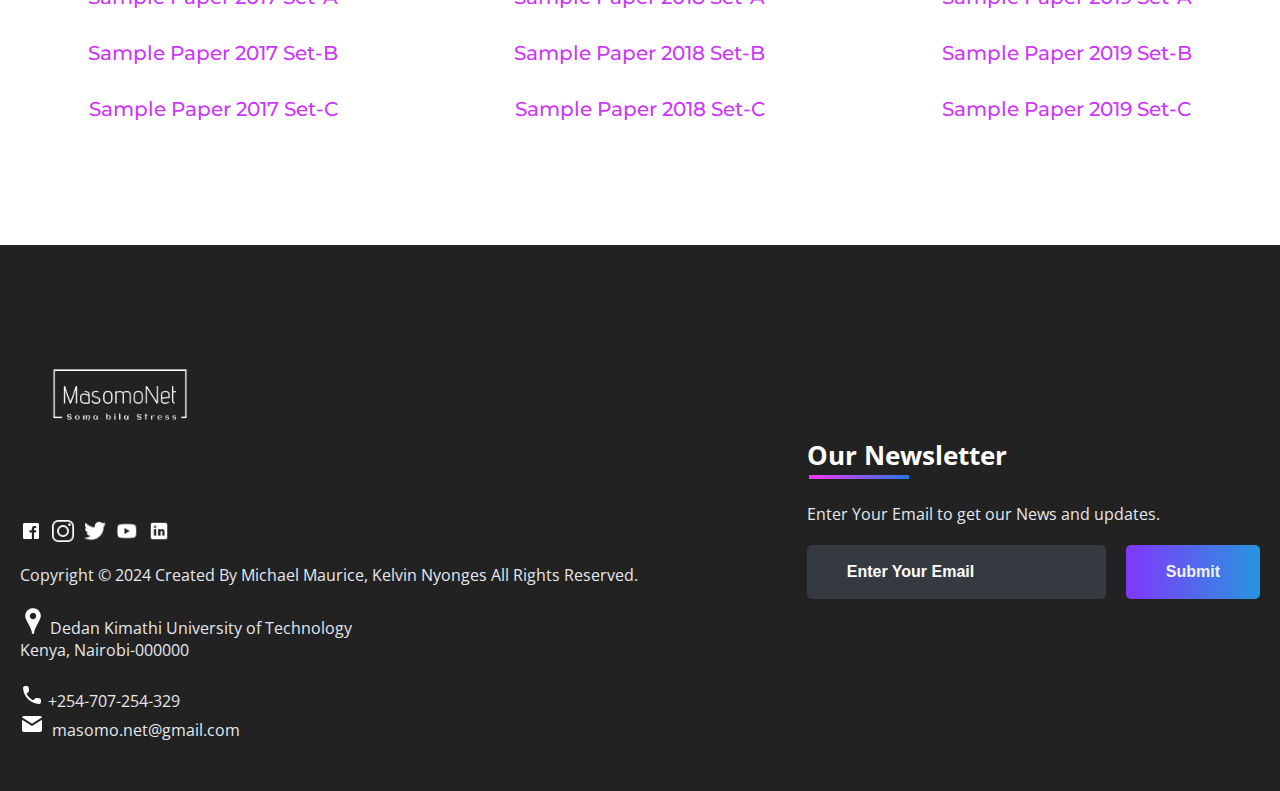
<file: subjects/computer_courses.html>
<!--form 3-->
<!DOCTYPE html>
<html>
<head>
	<link rel="shortcut icon" type="png" href="../images/icon/favicon.png">
	<title>FORM 3</title>
	<link rel="stylesheet" type="text/css" href="subjects.css">
	<script type="text/javascript" src="../script.js"></script>
</head>
<body>
	
<!-- NAVIGATION -->
	<header>
		<div class="nav" id="nav">
			<div id="MasomoNet_Logo">
			<img src="../images/icon/logo.png" style="width: 120px;"></a></div>
			<div class="switch-tab" id="switch-tab" onclick="switchTAB()"><img src="../images/icon/menu.png"></div>
			<ul id="list-switch">
				<li><a href="../index.html"><img src="../images/courses/algo.png" class="icon">Home</a></li>
				<li><a href="jee.html"><img src="../images/courses/d1.png" class="icon">FORM 1</a></li>
				<li><a href="gate.html"><img src="../images/courses/paper.png" class="icon">FORM 2</a></li>
				<li><a href="#"><img src="../images/courses/computer.png" class="icon">FORM 3</a></li>
				<li><a href="Untitled-1.html"><img src="../images/courses/data.png" class="icon">FORM 4</a></li>
				<li><a href="primary.html"><img src="../images/courses/algo.png" class="icon">PRIMARY</a></li>
				<li><a href="#"><img src="../images/courses/projects.png" class="icon">KCPE PASTPAPERS</a></li>
				<li><a href="KCSE PASTPAPERS.html"><img src="../images/courses/projects.png" class="icon"> KCSE PASTPAPERS</a></li>
			</ul>
			<div class="search" id="search-switch">
				<input type="search" placeholder="Search" class="srch"><button id="srchbtn"><img src="../images/icon/search.png"></button>
			</div>
		</div>
	</header>
	

<!-- MAIN Heading of Page -->
	<div class="title">
		<span>Dive into our past paper resources to excel in your studies.
			<br>Happy learning!</span>
		<div class="shortdesc">
			<p>"Education is the key to unlock the golden door of freedom."
				- George Washington Carver</p>
		</div>
	</div>


<!-- Quick Links -->
<div class="course">
	<div class="cbox">
	<div class="det"><a href="../samplePapers/p6.pdf" target="_blank">Poetry</a></div>
	<div class="det"><a href="../samplePapers/p5.pdf" target="_blank">Oral Narattives</a></div>
	<div class="det"><a href="#" target="">Functional Skills</a></div>
	<div class="det"><a href="#" target="">Fasihi Simulizi</a></div>
	<div class="det"><a href="#" target="">Oral Skills</a></div>
	<div class="det"><a href="#" target="">Gravity</a></div>
	<div class="det"><a href="#" target="">Inertia</a></div>
	<div class="det"><a href="#" target="">Current</a></div>
	</div>
	<div class="cbox">
	<div class="det"><a href="#">Organic Chemistry</a></div>
	<div class="det"><a href="#" target="">Thermodynamics</a></div>
	<div class="det"><a href="#" target="">Force</a></div>
	<div class="det"><a href="#">Human Body</a></div>
	<div class="det"><a href="#">Inorganic Chemistry</a></div>
	<div class="det"><a href="#" target="">Periodic Table</a></div>
	<!--<div class="det"><a href="https://en.wikipedia.org/wiki/Periodic_table" target="_blank">Periodic Table</a></div>-->
	<div class="det"><a href="#math" target="">Equilibrium</a></div>
	</div>
	<div class="cbox">
	<div class="det"><a href="#math">Differential</a></div>
	<div class="det"><a href="#math">Calculus</a></div>
	<div class="det"><a href="#math">Algebra</a></div>
	<div class="det"><a href="#math">Trigonometry</a></div>
	<div class="det"><a href="#math">Integration</a></div>
	<div class="det"><a href="#math">Matrices</a></div>
	<div class="det"><a href="#math">Determinants</a></div>
	<div class="det"><a href="#math">Differentiation</a></div>
	</div>
</div>

<!-- Courses Available -->
	<div class="inbt">
		Form Three content available on Masomo Net .......
	</div>

	<div class="ccard">
		<center>
			<!--Mathematics-->
			<div class="ccardbox">
				<div class="dcard">
					<div class="fpart"><img src="../images/courses/maths.jpg"></div>
					<a href="../samplePapers/MATHS_FORM_1_NOTES_updated.pdf"><div class="spart">Notes<img src="../images/icon/dropdown.png"></div></a>
				</div>
				<!--English notes-->
				<div class="dcard">
					<div class="fpart"><img src="../images/courses/english.jpg"></div>
					<a href="../samplePapers/FORM-1-ENGLISH-SIMPLIFIED NOTES.pdf"><div class="spart">Notes <img src="../images/icon/dropdown.png"></div></a>
				</div>
				<!--Kiswahili Notes-->
				<div class="dcard">
					<div class="fpart"><img src="../images/courses/kiswahili.jpg"></div>
					<a href="../samplePapers/FORM-1-ENGLISH-SIMPLIFIED NOTES.pdf"><div class="spart">Notes<img src="../images/icon/dropdown.png"></div></a>
				</div>
			</div>
			<!--Maths pp-->
			<div class="ccardbox">
				<div class="dcard">
					<div class="fpart"><img src="../images/courses/maths.jpg"></div>
					<a href="#"><div class="spart">Questions<img src="../images/icon/dropdown.png"></div></a>
				</div>
				<!--Eng pp-->
				<div class="dcard">
					<div class="fpart"><img src="../images/courses/english.jpg"></div>
					<a href="#"><div class="spart">Questions <img src="../images/icon/dropdown.png"></div></a>
				</div>
				<!--Kiswahili pastpapers-->
				<div class="dcard">
					<div class="fpart"><img src="../images/courses/kiswahili.jpg"></div>
					<a href="#"><div class="spart">Questions<img src="../images/icon/dropdown.png"></div></a>
				</div>
			</div>
		</center>
		</div>
		<br><br>
		<div class="click-me">
			<a href="" target="">Click Here for KCSE Pastpapers</a>
		</div>



<!-- f3 sciences-->

	<div class="title2" id="math">
		<span>Sciences</span>
		<div class="shortdesc2">
			<p>Dive into Science with convenience with our tailored learning solutions....</p>
		</div>
	</div>
	
	<center>
		<!--bio-->
		<div class="ccardbox">
			<div class="dcard">
				<div class="fpart"><img src="../images/courses/biology.jpg"></div>
				<a href="../samplePapers/NEW_FORM_1_BIOLOGY_NOTES.pdf"><div class="spart">Notes<img src="../images/icon/dropdown.png"></div></a>
			</div>
			<!--chem notes-->
			<div class="dcard">
				<div class="fpart"><img src="../images/courses/chemistry.jpg"></div>
				<a href="../samplePapers/KCSE FORM 1 CHEMISTRY NOTES.pdf"><div class="spart">Notes <img src="../images/icon/dropdown.png"></div></a>
			</div>
			<!--phyc Notes-->
			<div class="dcard">
				<div class="fpart"><img src="../images/courses/physics.jpg"></div>
				<a href="../samplePapers/Form 1 Physics Handbook.pdf"><div class="spart">Notes<img src="../images/icon/dropdown.png"></div></a>
			</div>
		</div>
		<!--bio pp-->
		<div class="ccardbox">
			<div class="dcard">
				<div class="fpart"><img src="../images/courses/biology.jpg"></div>
				<a href="#"><div class="spart">Questions<img src="../images/icon/dropdown.png"></div></a>
			</div>
			<!--chem pp-->
			<div class="dcard">
				<div class="fpart"><img src="../images/courses/chemistry.jpg"></div>
				<a href="#"><div class="spart">Questions <img src="../images/icon/dropdown.png"></div></a>
			</div>
			<!--physics pastpapers-->
			<div class="dcard">
				<div class="fpart"><img src="../images/courses/physics.jpg"></div>
				<a href="#"><div class="spart">Questions<img src="../images/icon/dropdown.png"></div></a>
			</div>
		</div>
	</center>
<br><br>
	<div class="click-me">
		<a href="" target="">Click Here for KCSE PastPapers</a>
	</div>


<!-- f3 humanities -->

	<div class="title2" id="digital">
		<span>Humanities</span>
		<div class="shortdesc2">
			<p>Reflect on the timeless questions of identity, society, and culture within Humanities....</p>
		</div>
	</div>
	
	<center>
		<!--geog-->
		<div class="ccardbox">
			<div class="dcard">
				<div class="fpart"><img src="../images/courses/geography.jpg"></div>
				<a href="../samplePapers/geography notes form 1.pdf"><div class="spart">Notes<img src="../images/icon/dropdown.png"></div></a>
			</div>
			<!--cre notes-->
			<div class="dcard">
				<div class="fpart"><img src="../images/courses/CRE.png"></div>
				<a href="../samplePapers/geography notes form 1.pdf"><div class="spart">Notes <img src="../images/icon/dropdown.png"></div></a>
			</div>
			<!--history Notes-->
			<div class="dcard">
				<div class="fpart"><img src="../images/courses/history.jpg"></div>
				<a href="../samplePapers/geography notes form 1.pdf"><div class="spart">Notes<img src="../images/icon/dropdown.png"></div></a>
			</div>
		</div>
		<!--geog pp-->
		<div class="ccardbox">
			<div class="dcard">
				<div class="fpart"><img src="../images/courses/geography.jpg"></div>
				<a href="#"><div class="spart">Questions<img src="../images/icon/dropdown.png"></div></a>
			</div>
			<!--cre pp-->
			<div class="dcard">
				<div class="fpart"><img src="../images/courses/CRE.png"></div>
				<a href="#"><div class="spart">Questions <img src="../images/icon/dropdown.png"></div></a>
			</div>
			<!--hist pastpapers-->
			<div class="dcard">
				<div class="fpart"><img src="../images/courses/history.jpg"></div>
				<a href="#"><div class="spart">Questions<img src="../images/icon/dropdown.png"></div></a>
			</div>
		</div>
	</center>
<br><br>
	<div class="click-me">
		<a href="" target="">Click Here for KCSE Pastpapers</a>
	</div>




<!-- f3 technicals -->

	<div class="title2" id="coaa">
		<span>Technicals</span>
		<div class="shortdesc2">
			<p>"Dive into the realm of technology to witness the evolution of human ingenuity and advancement."</p>
		</div>
	</div>
		
	<center>
		<!--agric-->
		<div class="ccardbox">
			<div class="dcard">
				<div class="fpart"><img src="../images/courses/agric.jpeg"></div>
				<a href="../samplePapers/FORM_1_COMPUTER SIMPLIFIED.pdf"><div class="spart">Notes<img src="../images/icon/dropdown.png"></div></a>
			</div>
			<!--b/s studies notes-->
			<div class="dcard">
				<div class="fpart"><img src="../images/courses/business.jpg"></div>
				<a href="../samplePapers/FORM_1_BUSINESS NOTES LATEST..pdf"><div class="spart">Notes <img src="../images/icon/dropdown.png"></div></a>
			</div>
			<!--french Notes-->
			<div class="dcard">
				<div class="fpart"><img src="../images/courses/french.jpeg"></div>
				<a href="../samplePapers/FORM_1_COMPUTER SIMPLIFIED.pdf"><div class="spart">Notes<img src="../images/icon/dropdown.png"></div></a>
			</div>
		</div>
		<!--agric-->
		<div class="ccardbox">
			<div class="dcard">
				<div class="fpart"><img src="../images/courses/agric.jpeg"></div>
				<a href="../samplePapers/FORM_1_COMPUTER SIMPLIFIED.pdf"><div class="spart">Questions<img src="../images/icon/dropdown.png"></div></a>
			</div>
			<!--b/s studies pp-->
			<div class="dcard">
				<div class="fpart"><img src="../images/courses/business.jpg"></div>
				<a href="../samplePapers/FORM_1_BUSINESS NOTES LATEST..pdf"><div class="spart">Questions <img src="../images/icon/dropdown.png"></div></a>
			</div>
			<!--french pastpapers-->
			<div class="dcard">
				<div class="fpart"><img src="../images/courses/french.jpeg"></div>
				<a href="../samplePapers/FORM_1_COMPUTER SIMPLIFIED.pdf"><div class="spart">Questions<img src="../images/icon/dropdown.png"></div></a>
			</div>
		</div>
	</center>
<br><br>
	<div class="click-me">
		<a href="" target="">Click Here for KCSE PastPapers</a>
	</div>


	<!-- PRACTICALS -->

	<div class="title2" id="physics">
		<span>SCIENCES PRACTICALS</span>
		<div class="shortdesc2">
			<p>Pracice makes perfect.Make it real ...</p>
		</div>
	</div>
	<center>
		<!--bio-->
		<div class="ccardbox">
			<div class="dcard">
				<div class="fpart"><img src="../images/courses/biology.jpg"></div>
				<a href="../samplePapers/MATHS_FORM_1_NOTES_updated.pdf"><div class="spart">Notes<img src="../images/icon/dropdown.png"></div></a>
			</div>
			<!--chem notes-->
			<div class="dcard">
				<div class="fpart"><img src="../images/courses/chemistry.jpg"></div>
				<a href="../samplePapers/NEW_FORM_1_BIOLOGY_NOTES.pdf"><div class="spart">Notes <img src="../images/icon/dropdown.png"></div></a>
			</div>
			<!--phyc Notes-->
			<div class="dcard">
				<div class="fpart"><img src="../images/courses/physics.jpg"></div>
				<a href="../samplePapers/FORM-1-ENGLISH-SIMPLIFIED NOTES.pdf"><div class="spart">Notes<img src="../images/icon/dropdown.png"></div></a>
			</div>
		</div>
		
	</center>
<br><br>
	<div class="click-me">
		<a href="#" target="">Click Here for practical questions</a>
		<!--<a href="#" target="_blank">Click Here for practical questions</a>-->
	</div>



<!-- SAMPLE PAPERS -->
	<div class="title2" id="sample_papers">
		<span>KCSE PAST PAPERS 1990-2024</span>
		<div class="shortdesc2">
			<p>Practice more and more question papers</p>
		</div>
	</div>

	<div class="sample">
		<ul>
			<li><a href="../samplePapers/p5.pdf" >Sample Paper 2014 Set-A</a></li>
			<li><a href="../samplePapers/p5.pdf" >Sample Paper 2014 Set-B</a></li>
			<li><a href="../samplePapers/p5.pdf" >Sample Paper 2014 Set-C</a></li>
		</ul>
		<ul>
			<li><a href="../samplePapers/p5.pdf" target="_blank">Sample Paper 2015 Set-A</a></li>
			<li><a href="../samplePapers/p5.pdf" target="_blank">Sample Paper 2015 Set-B</a></li>
			<li><a href="../samplePapers/p5.pdf" target="_blank">Sample Paper 2015 Set-C</a></li>
		</ul>
		<ul>
			<li><a href="../samplePapers/p5.pdf" target="_blank">Sample Paper 2016 Set-A</a></li>
			<li><a href="../samplePapers/p5.pdf" target="_blank">Sample Paper 2016 Set-B</a></li>
			<li><a href="../samplePapers/p5.pdf" target="_blank">Sample Paper 2016 Set-C</a></li>
		</ul>
	</div>
	<div class="sample lastSample">
		<ul>
			<li><a href="../samplePapers/p5.pdf" target="_blank">Sample Paper 2017 Set-A</a></li>
			<li><a href="../samplePapers/p5.pdf" target="_blank">Sample Paper 2017 Set-B</a></li>
			<li><a href="../samplePapers/p5.pdf" target="_blank">Sample Paper 2017 Set-C</a></li>
		</ul>
		<ul>
			<li><a href="../samplePapers/p5.pdf" target="_blank">Sample Paper 2018 Set-A</a></li>
			<li><a href="../samplePapers/p5.pdf" target="_blank">Sample Paper 2018 Set-B</a></li>
			<li><a href="../samplePapers/p5.pdf" target="_blank">Sample Paper 2018 Set-C</a></li>
		</ul>
		<ul>
			<li><a href="../samplePapers/p5.pdf" target="_blank">Sample Paper 2019 Set-A</a></li>
			<li><a href="../samplePapers/p5.pdf" target="_blank">Sample Paper 2019 Set-B</a></li>
			<li><a href="../samplePapers/p5.pdf" target="_blank">Sample Paper 2019 Set-C</a></li>
		</ul>
	</div>
<!-- FOOTER -->

<footer>
	<div class="footer-container">
		<div class="left-col">
			<img src="../images/icon/logobg.png" style="width: 200px;">
			<div class="logo"></div>
			<div class="social-media">
				<a href="#"><img src="../images/icon\fb.png"></a>
				<a href="#"><img src="../images/icon\insta.png"></a>
				<a href="#"><img src="../images/icon\tt.png"></a>
				<a href="#"><img src="../images/icon\ytube.png"></a>
				<a href="#"><img src="../images/icon\linkedin.png"></a>
			</div><br><br>
			<p class="rights-text">Copyright © 2024 Created By Michael Maurice, Kelvin Nyonges All Rights Reserved.</p>
			<br><p><img src="../images/icon/location.png"> Dedan Kimathi University of Technology<br>Kenya, Nairobi-000000</p><br>
			<p><img src="../images/icon/phone.png"> +254-707-254-329<br><img src="../images/icon/mail.png">&nbsp; masomo.net@gmail.com</p>
		</div>
		<div class="right-col">
			<h1 style="color: #fff">Our Newsletter</h1>
			<div class="border"></div><br>
			<p>Enter Your Email to get our News and updates.</p>
			<form class="newsletter-form">
				<input class="txtb" type="email" placeholder="Enter Your Email">
				<input class="btn" type="submit" value="Submit">
			</form>
		</div>
	</div>
</footer>

</body>
</html>
</file>
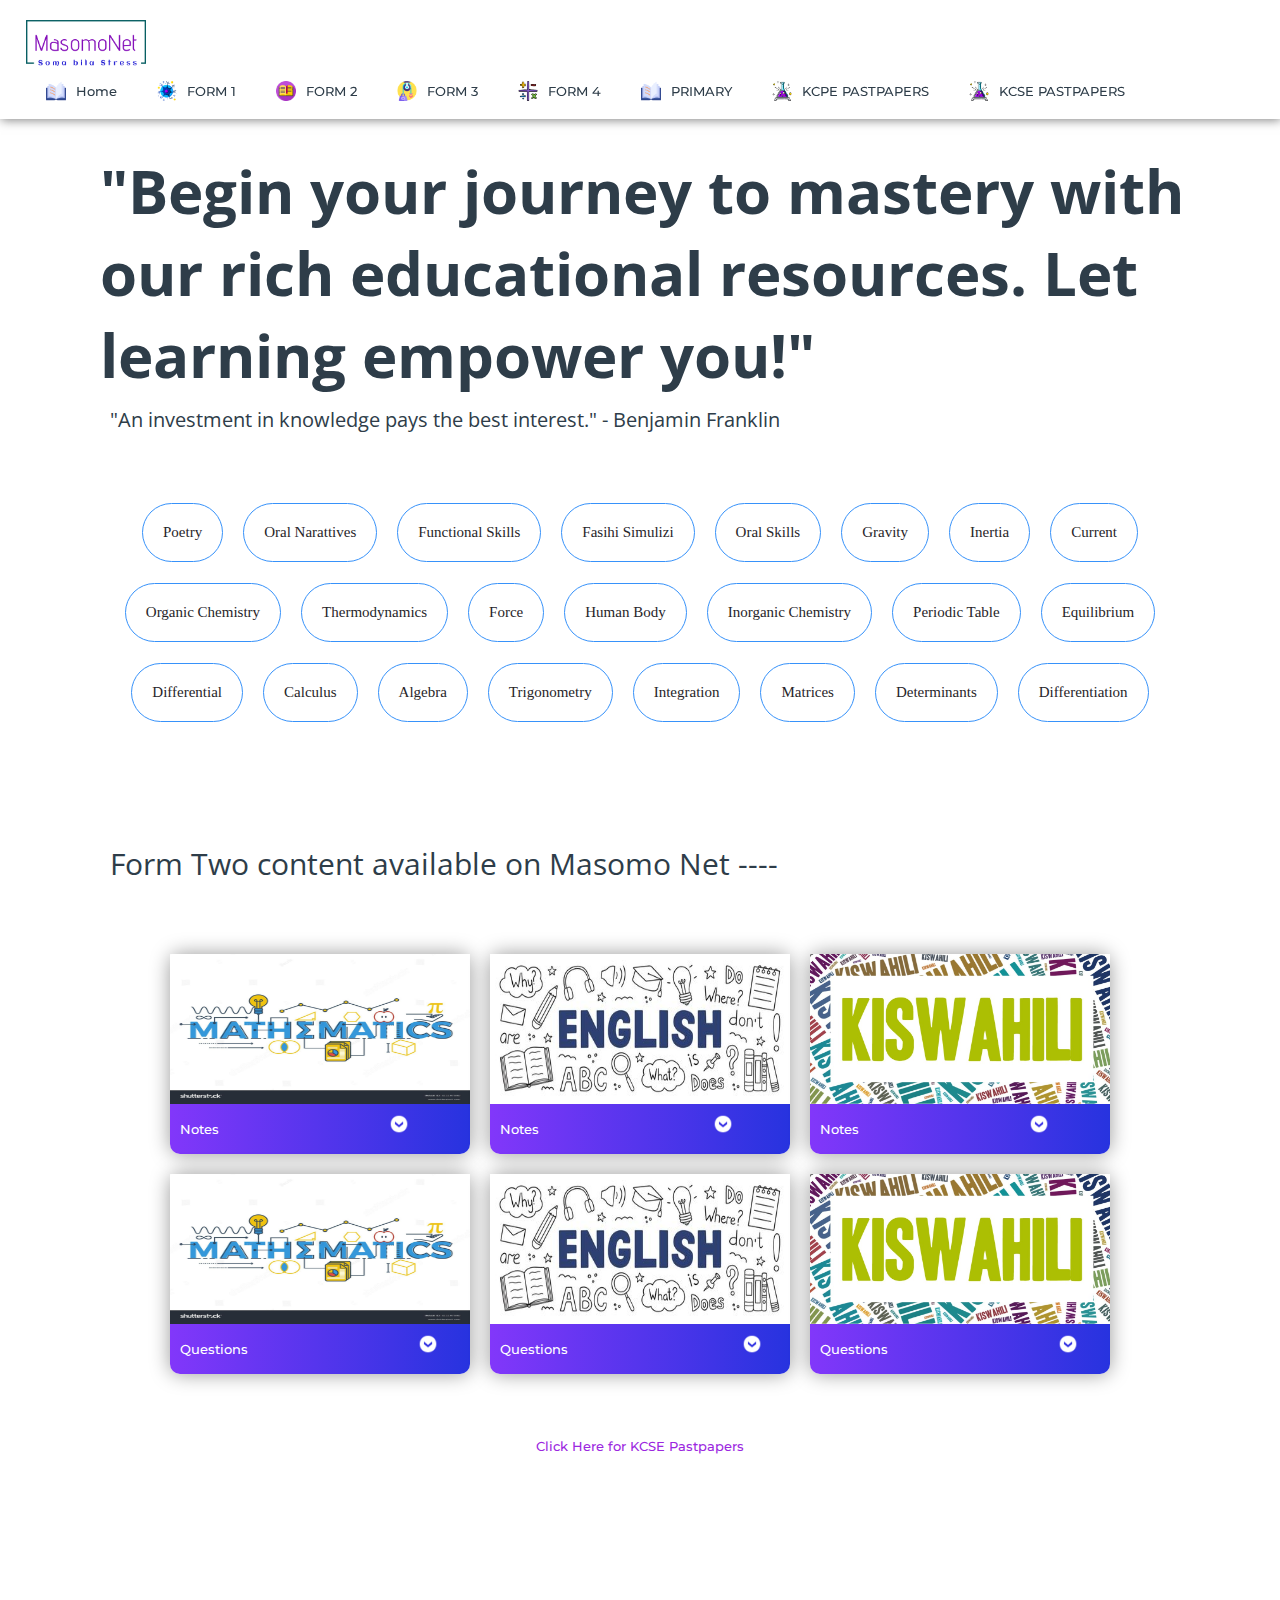
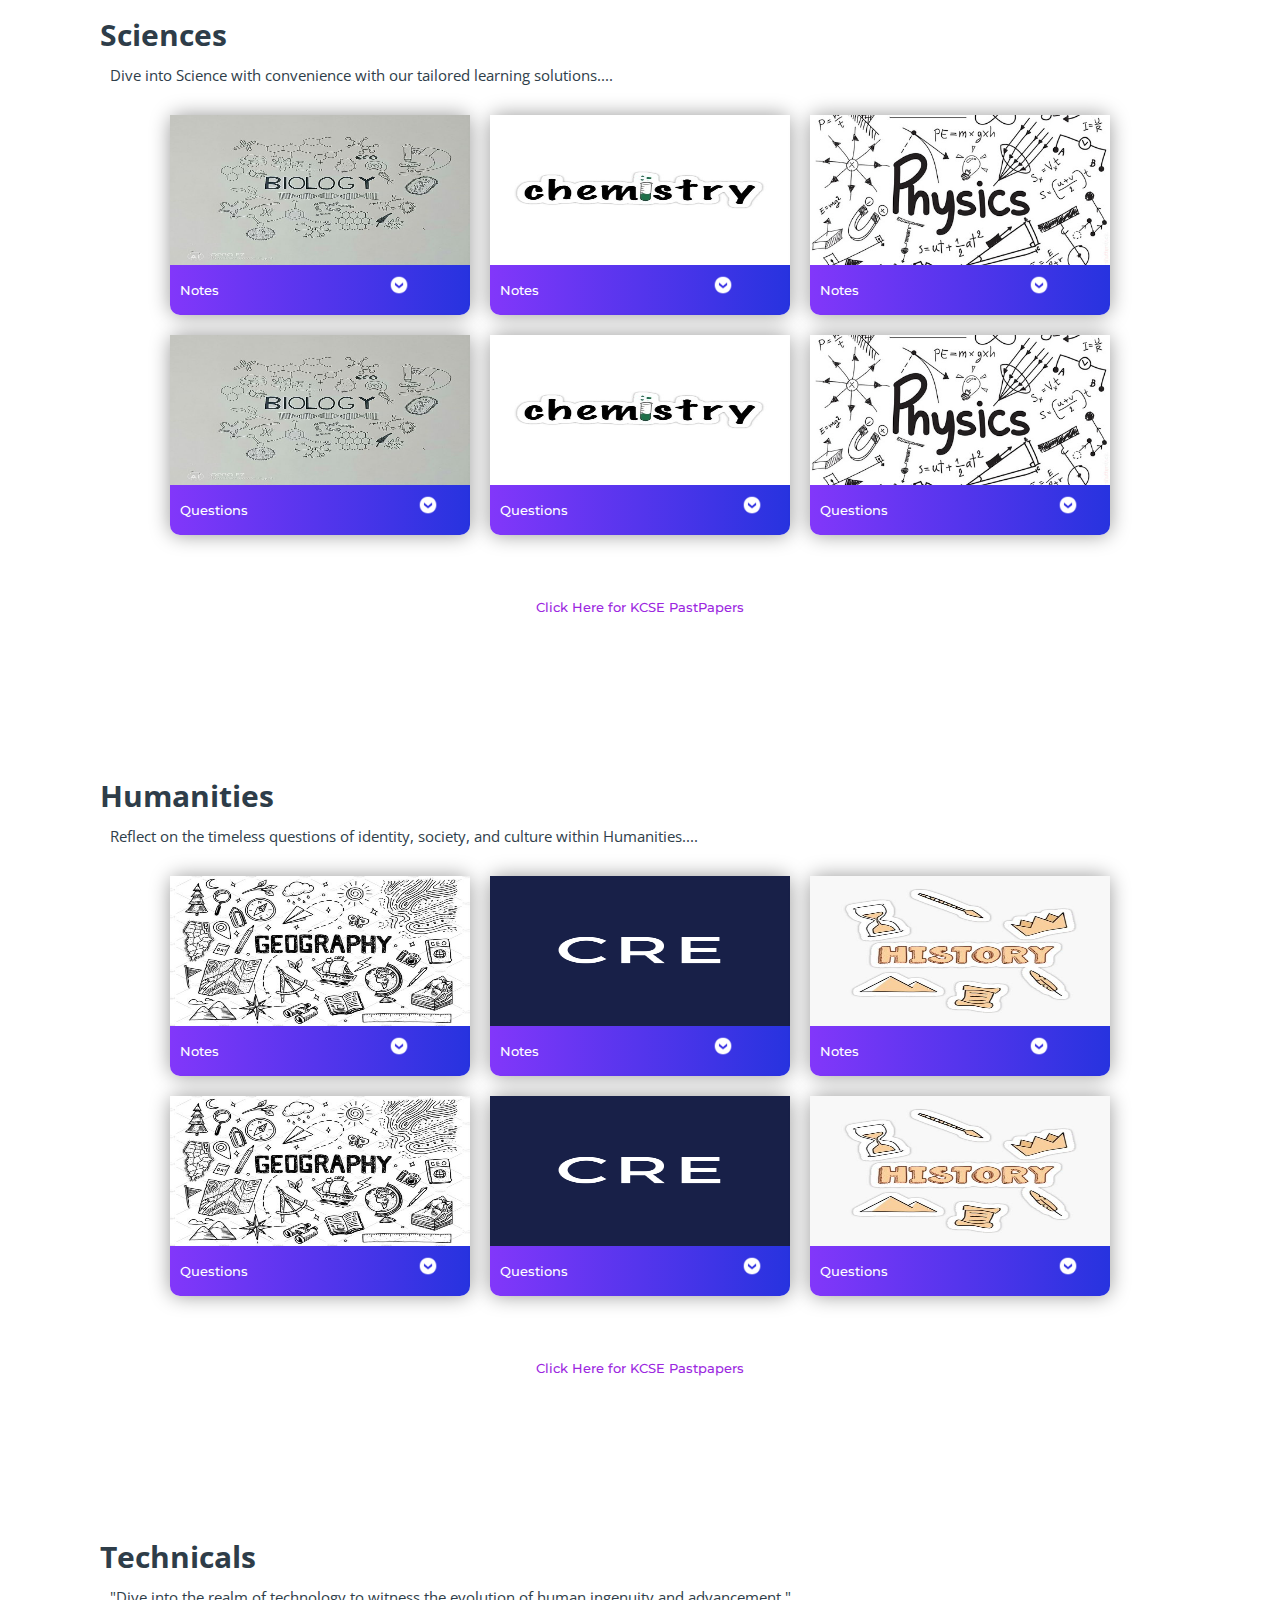
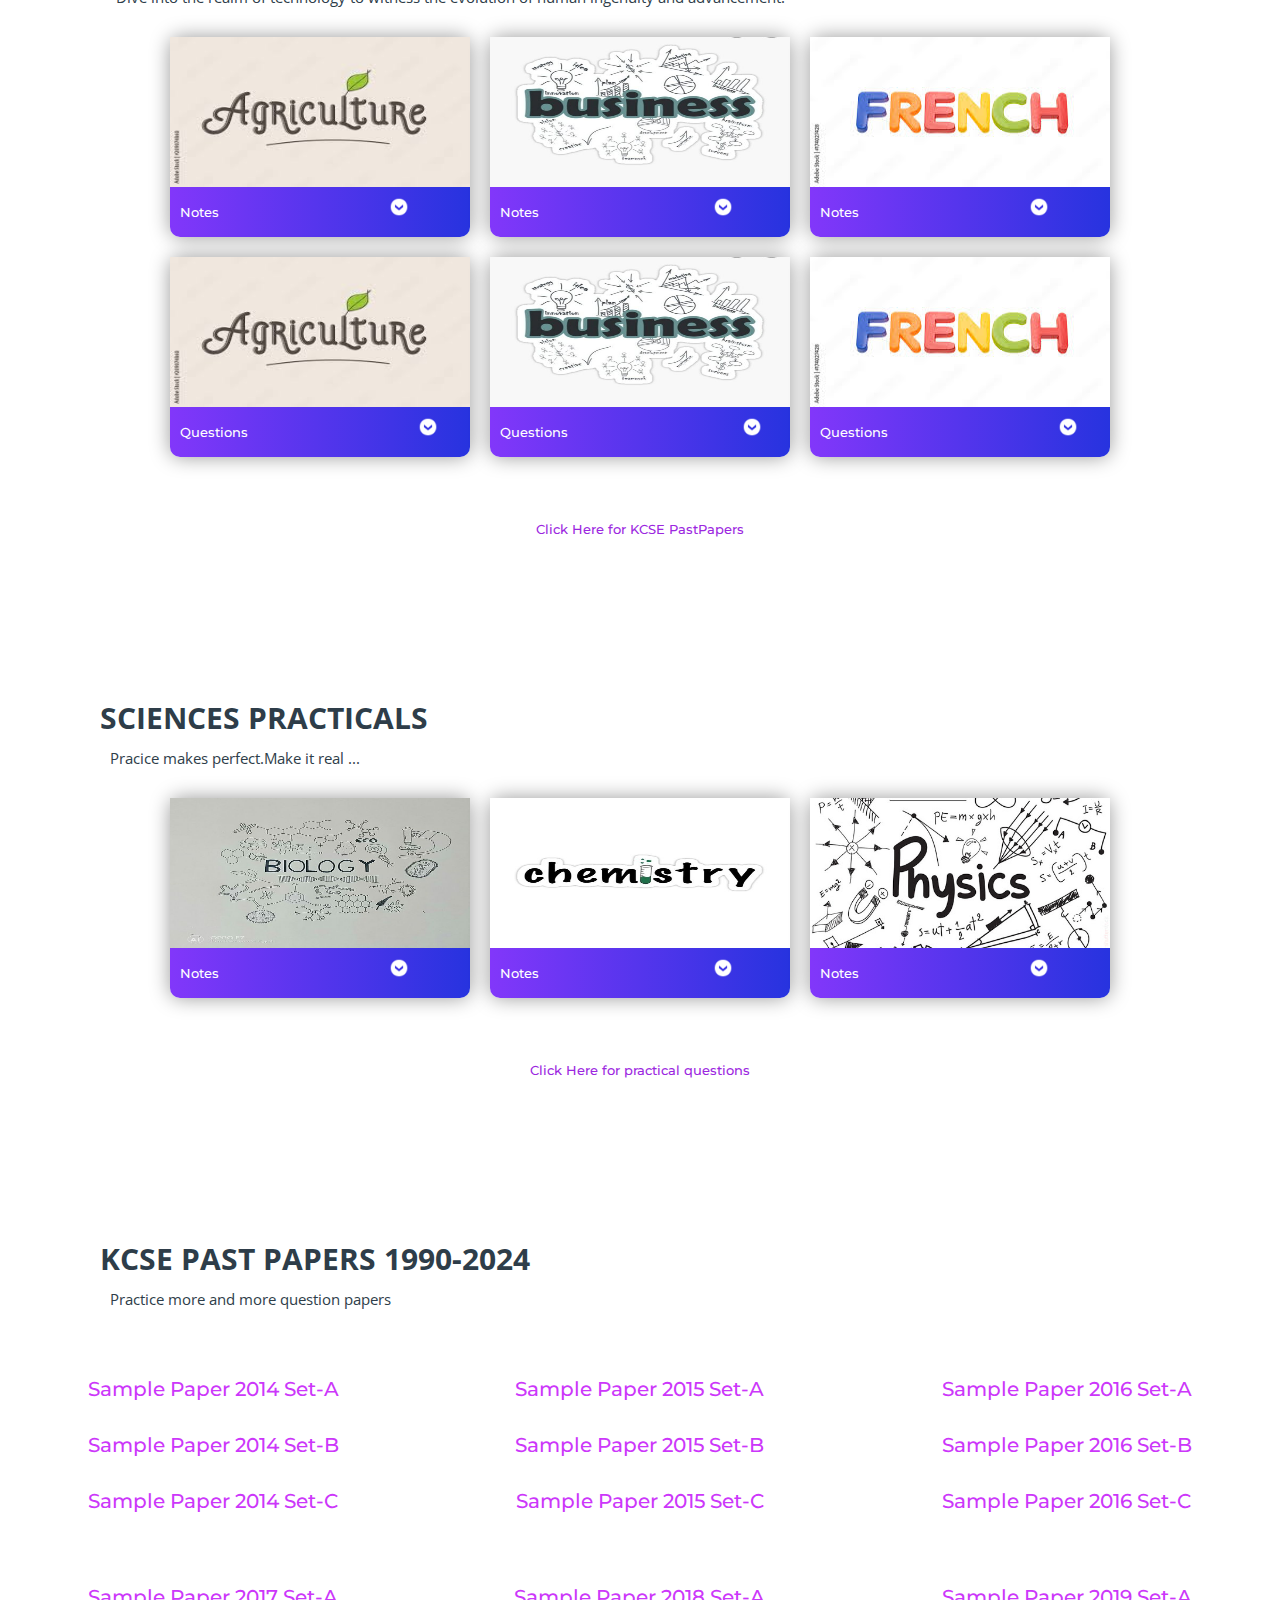
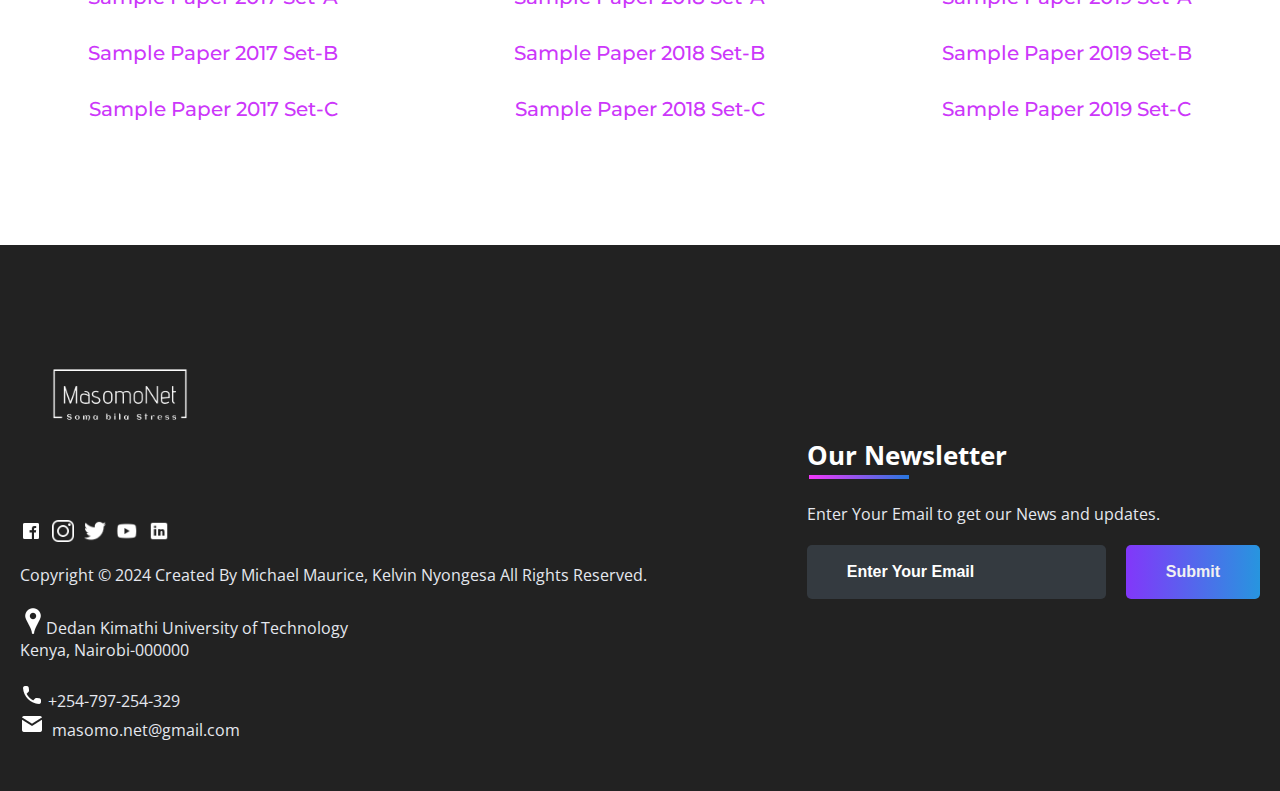
<file: subjects/gate.html>
<!--form 2-->
<!DOCTYPE html>
<html>
<head>
	<link rel="shortcut icon" type="png" href="../images/icon/favicon.png">
	<title>FORM 2</title>
	<link rel="stylesheet" type="text/css" href="subjects.css">
	<script type="text/javascript" src="../script.js"></script>
</head>
<body>

<!-- NAVIGATION -->
	<header>
		<div class="nav" id="nav">
			<div id="learned-logo">
			<img src="../images/icon/logo.png" style="width: 120px;"></a></div>
			<div class="switch-tab" id="switch-tab" onclick="switchTAB()"><img src="../images/icon/menu.png"></div>
			<ul id="list-switch">

				<li><a href="../index.html"><img src="../images/courses/algo.png" class="icon">Home</a></li>
				<li><a href="jee.html"><img src="../images/courses/d1.png" class="icon">FORM 1</a></li>
				<li><a href="#"><img src="../images/courses/paper.png" class="icon">FORM 2</a></li>
				<li><a href="computer_courses.html"><img src="../images/courses/computer.png" class="icon">FORM 3</a></li>
				<li><a href="Untitled-1.html"><img src="../images/courses/data.png" class="icon">FORM 4</a></li>
				<li><a href="primary.html"><img src="../images/courses/algo.png" class="icon">PRIMARY</a></li>
				<li><a href="#"><img src="../images/courses/projects.png" class="icon">KCPE PASTPAPERS</a></li>
				<li><a href="#"><img src="../images/courses/projects.png" class="icon">KCSE PASTPAPERS</a></li>
			</ul>
			<div class="search" id="search-switch">
				<input type="text" placeholder="Search" class="srch"><button id="srchbtn"><img src="../images/icon/search.png"></button>
			</div>
		</div>
	</header>


<!-- Main Title of the Page -->
	<div class="title">
		<span>"Begin your journey to mastery with our rich educational resources. Let learning empower you!"</span>
		<div class="shortdesc">
			<p>"An investment in knowledge pays the best interest." - Benjamin Franklin</p>
		</div>
	</div>


<!-- Quick Links -->
<div class="course">
	<div class="cbox">
	<div class="det"><a href="../samplePapers/p6.pdf" target="_blank">Poetry</a></div>
	<div class="det"><a href="../samplePapers/p5.pdf" target="_blank">Oral Narattives</a></div>
	<div class="det"><a href="#" target="">Functional Skills</a></div>
	<div class="det"><a href="#" target="">Fasihi Simulizi</a></div>
	<div class="det"><a href="#" target="">Oral Skills</a></div>
	<div class="det"><a href="#" target="">Gravity</a></div>
	<div class="det"><a href="#" target="">Inertia</a></div>
	<div class="det"><a href="#" target="">Current</a></div>
	</div>
	<div class="cbox">
	<div class="det"><a href="#">Organic Chemistry</a></div>
	<div class="det"><a href="#" target="">Thermodynamics</a></div>
	<div class="det"><a href="#" target="">Force</a></div>
	<div class="det"><a href="#">Human Body</a></div>
	<div class="det"><a href="#">Inorganic Chemistry</a></div>
	<div class="det"><a href="#" target="">Periodic Table</a></div>
	<!--<div class="det"><a href="https://en.wikipedia.org/wiki/Periodic_table" target="_blank">Periodic Table</a></div>-->
	<div class="det"><a href="#" target="">Equilibrium</a></div>
	</div>
	<div class="cbox">
	<div class="det"><a href="#">Differential</a></div>
	<div class="det"><a href="#">Calculus</a></div>
	<div class="det"><a href="#">Algebra</a></div>
	<div class="det"><a href="#">Trigonometry</a></div>
	<div class="det"><a href="#">Integration</a></div>
	<div class="det"><a href="#">Matrices</a></div>
	<div class="det"><a href="#">Determinants</a></div>
	<div class="det"><a href="#">Differentiation</a></div>
	</div>
</div>


<!-- Courses Available -->
	<div class="inbt">
		Form Two content available on Masomo Net ----
	</div>

	
<!-- COURSES AVAILABLE -->
<div class="ccard">
	<center>
		<!--Mathematics-->
		<div class="ccardbox">
			<div class="dcard">
				<div class="fpart"><img src="../images/courses/maths.jpg"></div>
				<a href="../samplePapers/MATHS_FORM_1_NOTES_updated.pdf"><div class="spart">Notes<img src="../images/icon/dropdown.png"></div></a>
			</div>
			<!--English notes-->
			<div class="dcard">
				<div class="fpart"><img src="../images/courses/english.jpg"></div>
				<a href="../samplePapers/FORM-1-ENGLISH-SIMPLIFIED NOTES.pdf"><div class="spart">Notes <img src="../images/icon/dropdown.png"></div></a>
			</div>
			<!--Kiswahili Notes-->
			<div class="dcard">
				<div class="fpart"><img src="../images/courses/kiswahili.jpg"></div>
				<a href="../samplePapers/FORM-1-ENGLISH-SIMPLIFIED NOTES.pdf"><div class="spart">Notes<img src="../images/icon/dropdown.png"></div></a>
			</div>
		</div>
		<!--Maths pp-->
		<div class="ccardbox">
			<div class="dcard">
				<div class="fpart"><img src="../images/courses/maths.jpg"></div>
				<a href="#"><div class="spart">Questions<img src="../images/icon/dropdown.png"></div></a>
			</div>
			<!--Eng pp-->
			<div class="dcard">
				<div class="fpart"><img src="../images/courses/english.jpg"></div>
				<a href="#"><div class="spart">Questions <img src="../images/icon/dropdown.png"></div></a>
			</div>
			<!--Kiswahili pastpapers-->
			<div class="dcard">
				<div class="fpart"><img src="../images/courses/kiswahili.jpg"></div>
				<a href="#"><div class="spart">Questions<img src="../images/icon/dropdown.png"></div></a>
			</div>
		</div>
	</center>
	</div>
	<br><br>
	<div class="click-me">
		<a href="" target="">Click Here for KCSE Pastpapers</a>
	</div>

<!-- f2 sciences-->

	<div class="title2" id="math">
		<span>Sciences</span>
		<div class="shortdesc2">
			<p>Dive into Science with convenience with our tailored learning solutions....</p>
		</div>
	</div>
	
	
	<center>
		<!--bio-->
		<div class="ccardbox">
			<div class="dcard">
				<div class="fpart"><img src="../images/courses/biology.jpg"></div>
				<a href="../samplePapers/NEW_FORM_1_BIOLOGY_NOTES.pdf"><div class="spart">Notes<img src="../images/icon/dropdown.png"></div></a>
			</div>
			<!--chem notes-->
			<div class="dcard">
				<div class="fpart"><img src="../images/courses/chemistry.jpg"></div>
				<a href="../samplePapers/KCSE FORM 1 CHEMISTRY NOTES.pdf"><div class="spart">Notes <img src="../images/icon/dropdown.png"></div></a>
			</div>
			<!--phyc Notes-->
			<div class="dcard">
				<div class="fpart"><img src="../images/courses/physics.jpg"></div>
				<a href="../samplePapers/Form 1 Physics Handbook.pdf"><div class="spart">Notes<img src="../images/icon/dropdown.png"></div></a>
			</div>
		</div>
		<!--bio pp-->
		<div class="ccardbox">
			<div class="dcard">
				<div class="fpart"><img src="../images/courses/biology.jpg"></div>
				<a href="#"><div class="spart">Questions<img src="../images/icon/dropdown.png"></div></a>
			</div>
			<!--chem pp-->
			<div class="dcard">
				<div class="fpart"><img src="../images/courses/chemistry.jpg"></div>
				<a href="#"><div class="spart">Questions <img src="../images/icon/dropdown.png"></div></a>
			</div>
			<!--physics pastpapers-->
			<div class="dcard">
				<div class="fpart"><img src="../images/courses/physics.jpg"></div>
				<a href="#"><div class="spart">Questions<img src="../images/icon/dropdown.png"></div></a>
			</div>
		</div>
	</center>
<br><br>
	<div class="click-me">
		<a href="" target="">Click Here for KCSE PastPapers</a>
	</div>



<!-- f2 humanities -->

	<div class="title2" id="digital">
		<span>Humanities</span>
		<div class="shortdesc2">
			<p>Reflect on the timeless questions of identity, society, and culture within Humanities....</p>
		</div>
	</div>
	
	<center>
		<!--geog-->
		<div class="ccardbox">
			<div class="dcard">
				<div class="fpart"><img src="../images/courses/geography.jpg"></div>
				<a href="../samplePapers/geography notes form 1.pdf"><div class="spart">Notes<img src="../images/icon/dropdown.png"></div></a>
			</div>
			<!--cre notes-->
			<div class="dcard">
				<div class="fpart"><img src="../images/courses/CRE.png"></div>
				<a href="../samplePapers/geography notes form 1.pdf"><div class="spart">Notes <img src="../images/icon/dropdown.png"></div></a>
			</div>
			<!--history Notes-->
			<div class="dcard">
				<div class="fpart"><img src="../images/courses/history.jpg"></div>
				<a href="../samplePapers/geography notes form 1.pdf"><div class="spart">Notes<img src="../images/icon/dropdown.png"></div></a>
			</div>
		</div>
		<!--geog pp-->
		<div class="ccardbox">
			<div class="dcard">
				<div class="fpart"><img src="../images/courses/geography.jpg"></div>
				<a href="#"><div class="spart">Questions<img src="../images/icon/dropdown.png"></div></a>
			</div>
			<!--cre pp-->
			<div class="dcard">
				<div class="fpart"><img src="../images/courses/CRE.png"></div>
				<a href="#"><div class="spart">Questions <img src="../images/icon/dropdown.png"></div></a>
			</div>
			<!--hist pastpapers-->
			<div class="dcard">
				<div class="fpart"><img src="../images/courses/history.jpg"></div>
				<a href="#"><div class="spart">Questions<img src="../images/icon/dropdown.png"></div></a>
			</div>
		</div>
	</center>
<br><br>
	<div class="click-me">
		<a href="" target="">Click Here for KCSE Pastpapers</a>
	</div>



<!-- f2 technicals -->

	<div class="title2" id="coaa">
		<span>Technicals</span>
		<div class="shortdesc2">
			<p>"Dive into the realm of technology to witness the evolution of human ingenuity and advancement."</p>
		</div>
	</div>

	<center>
		<!--agric-->
		<div class="ccardbox">
			<div class="dcard">
				<div class="fpart"><img src="../images/courses/agric.jpeg"></div>
				<a href="../samplePapers/FORM_1_COMPUTER SIMPLIFIED.pdf"><div class="spart">Notes<img src="../images/icon/dropdown.png"></div></a>
			</div>
			<!--b/s studies notes-->
			<div class="dcard">
				<div class="fpart"><img src="../images/courses/business.jpg"></div>
				<a href="../samplePapers/FORM_1_BUSINESS NOTES LATEST..pdf"><div class="spart">Notes <img src="../images/icon/dropdown.png"></div></a>
			</div>
			<!--french Notes-->
			<div class="dcard">
				<div class="fpart"><img src="../images/courses/french.jpeg"></div>
				<a href="../samplePapers/FORM_1_COMPUTER SIMPLIFIED.pdf"><div class="spart">Notes<img src="../images/icon/dropdown.png"></div></a>
			</div>
		</div>
		<!--agric-->
		<div class="ccardbox">
			<div class="dcard">
				<div class="fpart"><img src="../images/courses/agric.jpeg"></div>
				<a href="../samplePapers/FORM_1_COMPUTER SIMPLIFIED.pdf"><div class="spart">Questions<img src="../images/icon/dropdown.png"></div></a>
			</div>
			<!--b/s studies pp-->
			<div class="dcard">
				<div class="fpart"><img src="../images/courses/business.jpg"></div>
				<a href="../samplePapers/FORM_1_BUSINESS NOTES LATEST..pdf"><div class="spart">Questions <img src="../images/icon/dropdown.png"></div></a>
			</div>
			<!--french pastpapers-->
			<div class="dcard">
				<div class="fpart"><img src="../images/courses/french.jpeg"></div>
				<a href="../samplePapers/FORM_1_COMPUTER SIMPLIFIED.pdf"><div class="spart">Questions<img src="../images/icon/dropdown.png"></div></a>
			</div>
		</div>
	</center>
<br><br>
	<div class="click-me">
		<a href="" target="">Click Here for KCSE PastPapers</a>
	</div>


	<!-- PRACTICALS -->

	<div class="title2" id="physics">
		<span>SCIENCES PRACTICALS</span>
		<div class="shortdesc2">
			<p>Pracice makes perfect.Make it real ...</p>
		</div>
	</div>
	<center>
		<!--bio-->
		<div class="ccardbox">
			<div class="dcard">
				<div class="fpart"><img src="../images/courses/biology.jpg"></div>
				<a href="../samplePapers/MATHS_FORM_1_NOTES_updated.pdf"><div class="spart">Notes<img src="../images/icon/dropdown.png"></div></a>
			</div>
			<!--chem notes-->
			<div class="dcard">
				<div class="fpart"><img src="../images/courses/chemistry.jpg"></div>
				<a href="../samplePapers/NEW_FORM_1_BIOLOGY_NOTES.pdf"><div class="spart">Notes <img src="../images/icon/dropdown.png"></div></a>
			</div>
			<!--phyc Notes-->
			<div class="dcard">
				<div class="fpart"><img src="../images/courses/physics.jpg"></div>
				<a href="../samplePapers/FORM-1-ENGLISH-SIMPLIFIED NOTES.pdf"><div class="spart">Notes<img src="../images/icon/dropdown.png"></div></a>
			</div>
		</div>
		
	</center>
<br><br>
	<div class="click-me">
		<a href="#" target="">Click Here for practical questions</a>
		<!--<a href="#" target="_blank">Click Here for practical questions</a>-->
	</div>



<!-- SAMPLE PAPERS -->
	<div class="title2" id="sample_papers">
		<span>KCSE PAST PAPERS 1990-2024</span>
		<div class="shortdesc2">
			<p>Practice more and more question papers</p>
		</div>
	</div>

	<div class="sample">
		<ul>
			<li><a href="../samplePapers/p5.pdf" >Sample Paper 2014 Set-A</a></li>
			<li><a href="../samplePapers/p5.pdf" >Sample Paper 2014 Set-B</a></li>
			<li><a href="../samplePapers/p5.pdf" >Sample Paper 2014 Set-C</a></li>
		</ul>
		<ul>
			<li><a href="../samplePapers/p5.pdf" target="_blank">Sample Paper 2015 Set-A</a></li>
			<li><a href="../samplePapers/p5.pdf" target="_blank">Sample Paper 2015 Set-B</a></li>
			<li><a href="../samplePapers/p5.pdf" target="_blank">Sample Paper 2015 Set-C</a></li>
		</ul>
		<ul>
			<li><a href="../samplePapers/p5.pdf" target="_blank">Sample Paper 2016 Set-A</a></li>
			<li><a href="../samplePapers/p5.pdf" target="_blank">Sample Paper 2016 Set-B</a></li>
			<li><a href="../samplePapers/p5.pdf" target="_blank">Sample Paper 2016 Set-C</a></li>
		</ul>
	</div>
	<div class="sample lastSample">
		<ul>
			<li><a href="../samplePapers/p5.pdf" target="_blank">Sample Paper 2017 Set-A</a></li>
			<li><a href="../samplePapers/p5.pdf" target="_blank">Sample Paper 2017 Set-B</a></li>
			<li><a href="../samplePapers/p5.pdf" target="_blank">Sample Paper 2017 Set-C</a></li>
		</ul>
		<ul>
			<li><a href="../samplePapers/p5.pdf" target="_blank">Sample Paper 2018 Set-A</a></li>
			<li><a href="../samplePapers/p5.pdf" target="_blank">Sample Paper 2018 Set-B</a></li>
			<li><a href="../samplePapers/p5.pdf" target="_blank">Sample Paper 2018 Set-C</a></li>
		</ul>
		<ul>
			<li><a href="../samplePapers/p5.pdf" target="_blank">Sample Paper 2019 Set-A</a></li>
			<li><a href="../samplePapers/p5.pdf" target="_blank">Sample Paper 2019 Set-B</a></li>
			<li><a href="../samplePapers/p5.pdf" target="_blank">Sample Paper 2019 Set-C</a></li>
		</ul>
	</div>

<!-- FOOTER -->
<footer>
	<div class="footer-container">
		<div class="left-col">
			<img src="../images/icon/logobg.png" style="width: 200px;">
			<div class="logo"></div>
			<div class="social-media">
				<a href="#"><img src="../images/icon\fb.png"></a>
				<a href="#"><img src="../images/icon\insta.png"></a>
				<a href="#"><img src="../images/icon\tt.png"></a>
				<a href="#"><img src="../images/icon\ytube.png"></a>
				<a href="#"><img src="../images/icon\linkedin.png"></a>
			</div><br><br>
			<p class="rights-text">Copyright © 2024 Created By Michael Maurice, Kelvin Nyongesa All Rights Reserved.</p>
			<br><p><img src="../images/icon/location.png">Dedan Kimathi University of Technology<br>Kenya, Nairobi-000000</p><br>
			<p><img src="../images/icon/phone.png"> +254-797-254-329<br><img src="../images/icon/mail.png">&nbsp; masomo.net@gmail.com</p>
		</div>
		<div class="right-col">
			<h1 style="color: #fff">Our Newsletter</h1>
			<div class="border"></div><br>
			<p>Enter Your Email to get our News and updates.</p>
			<form class="newsletter-form">
				<input class="txtb" type="email" placeholder="Enter Your Email">
				<input class="btn" type="submit" value="Submit">
			</form>
		</div>
	</div>
</footer>

</body>
</html>
</file>
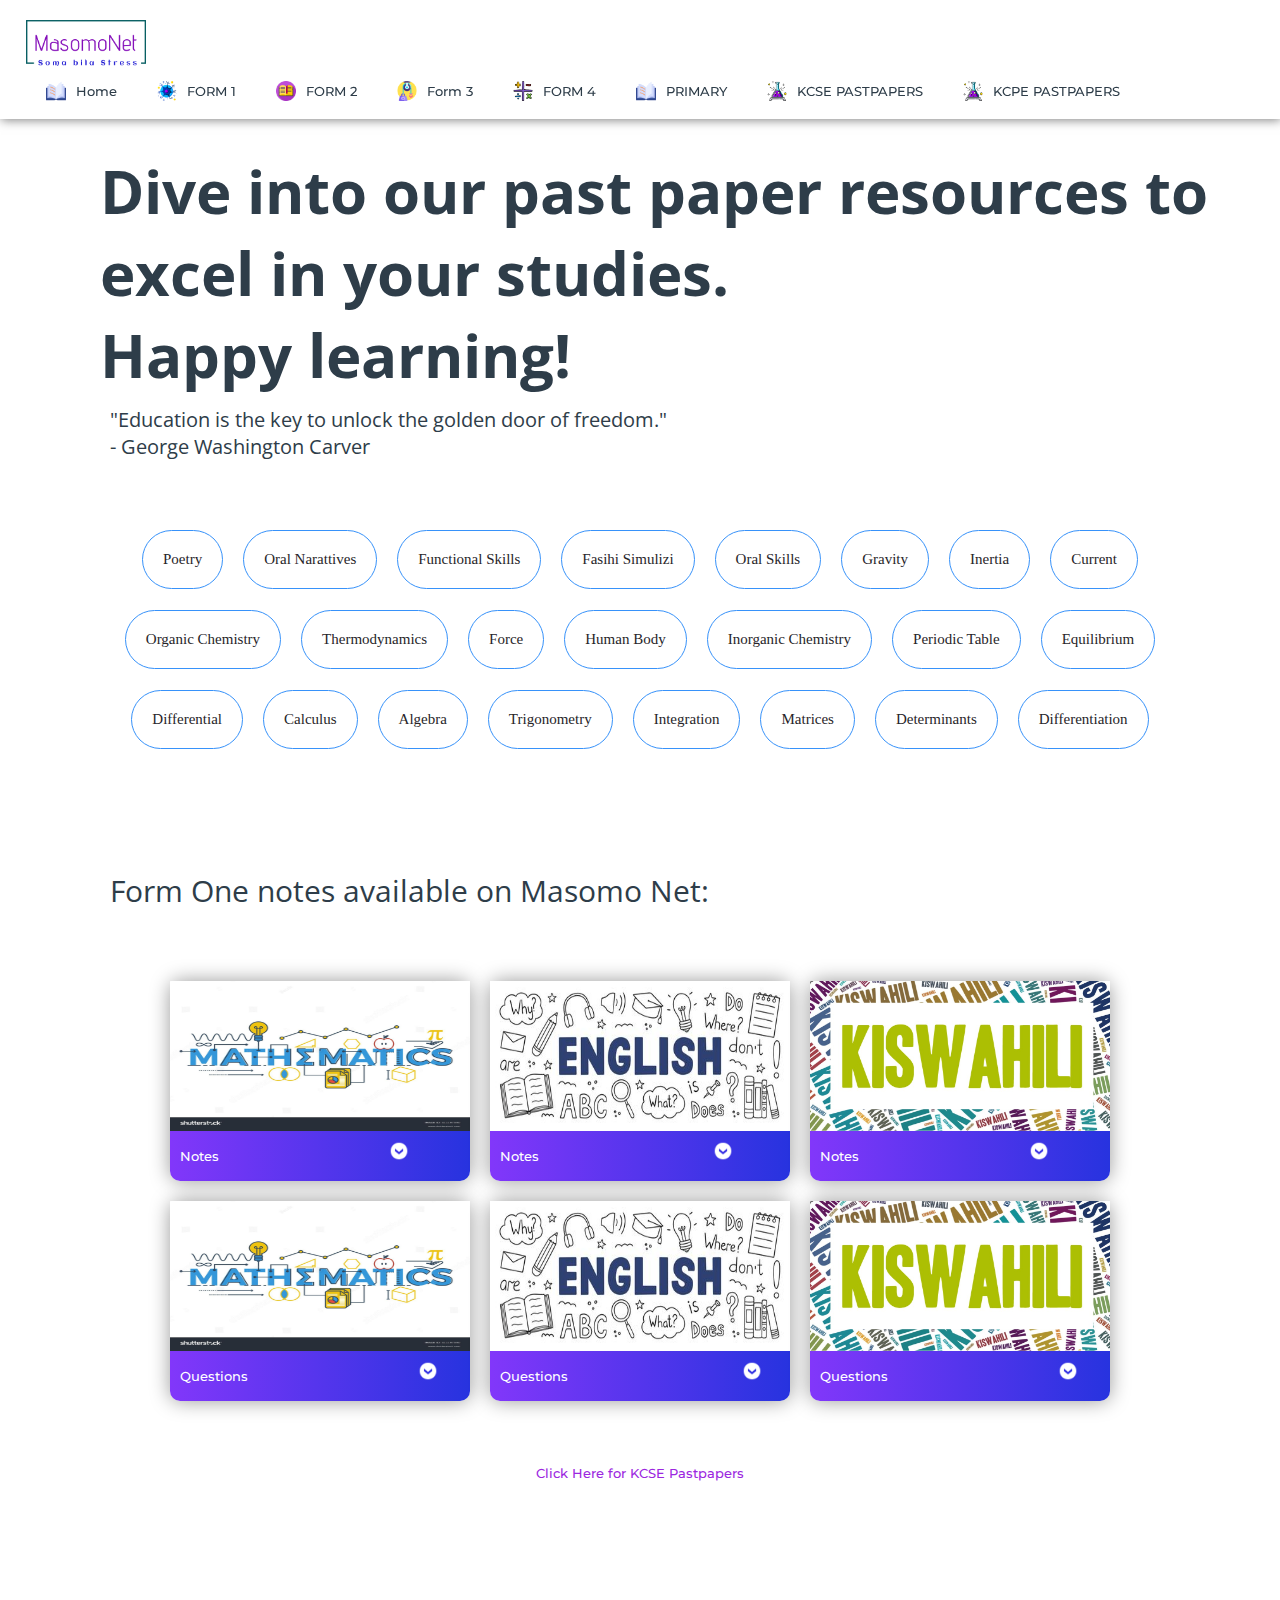
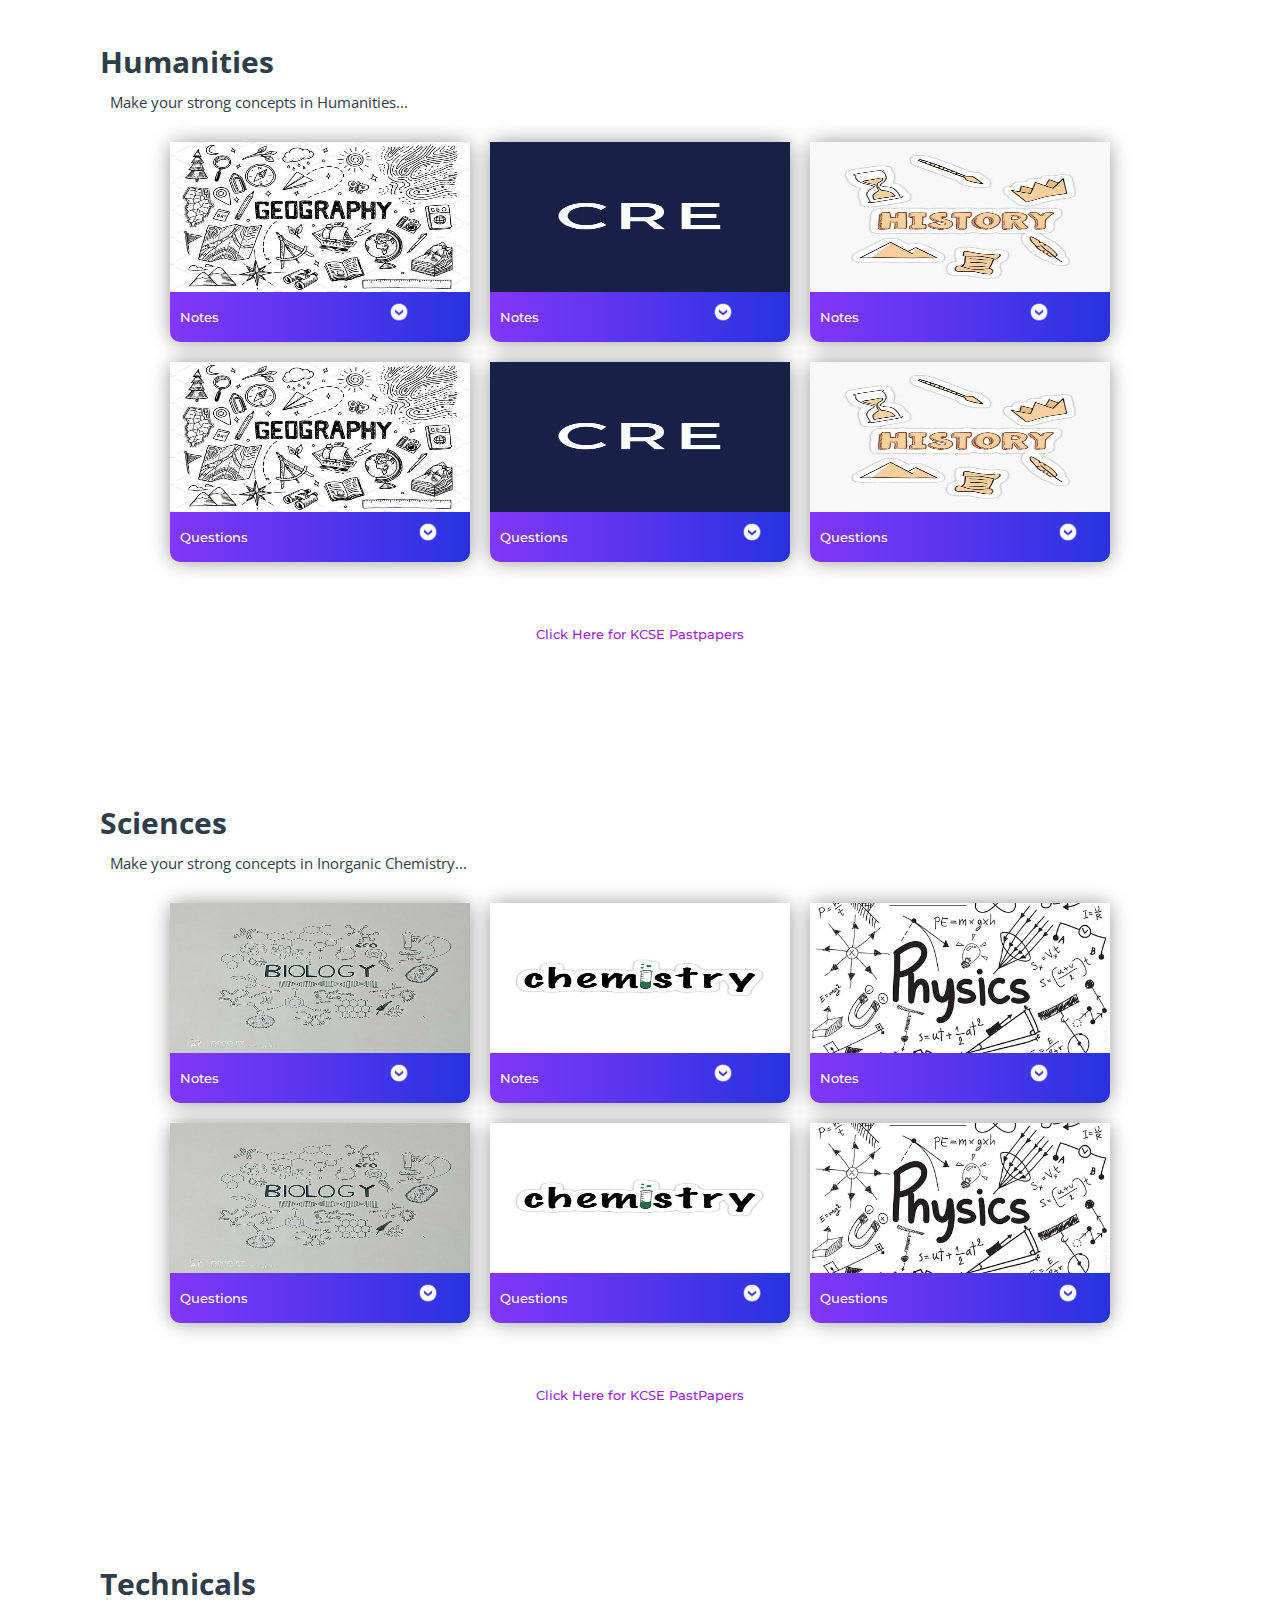
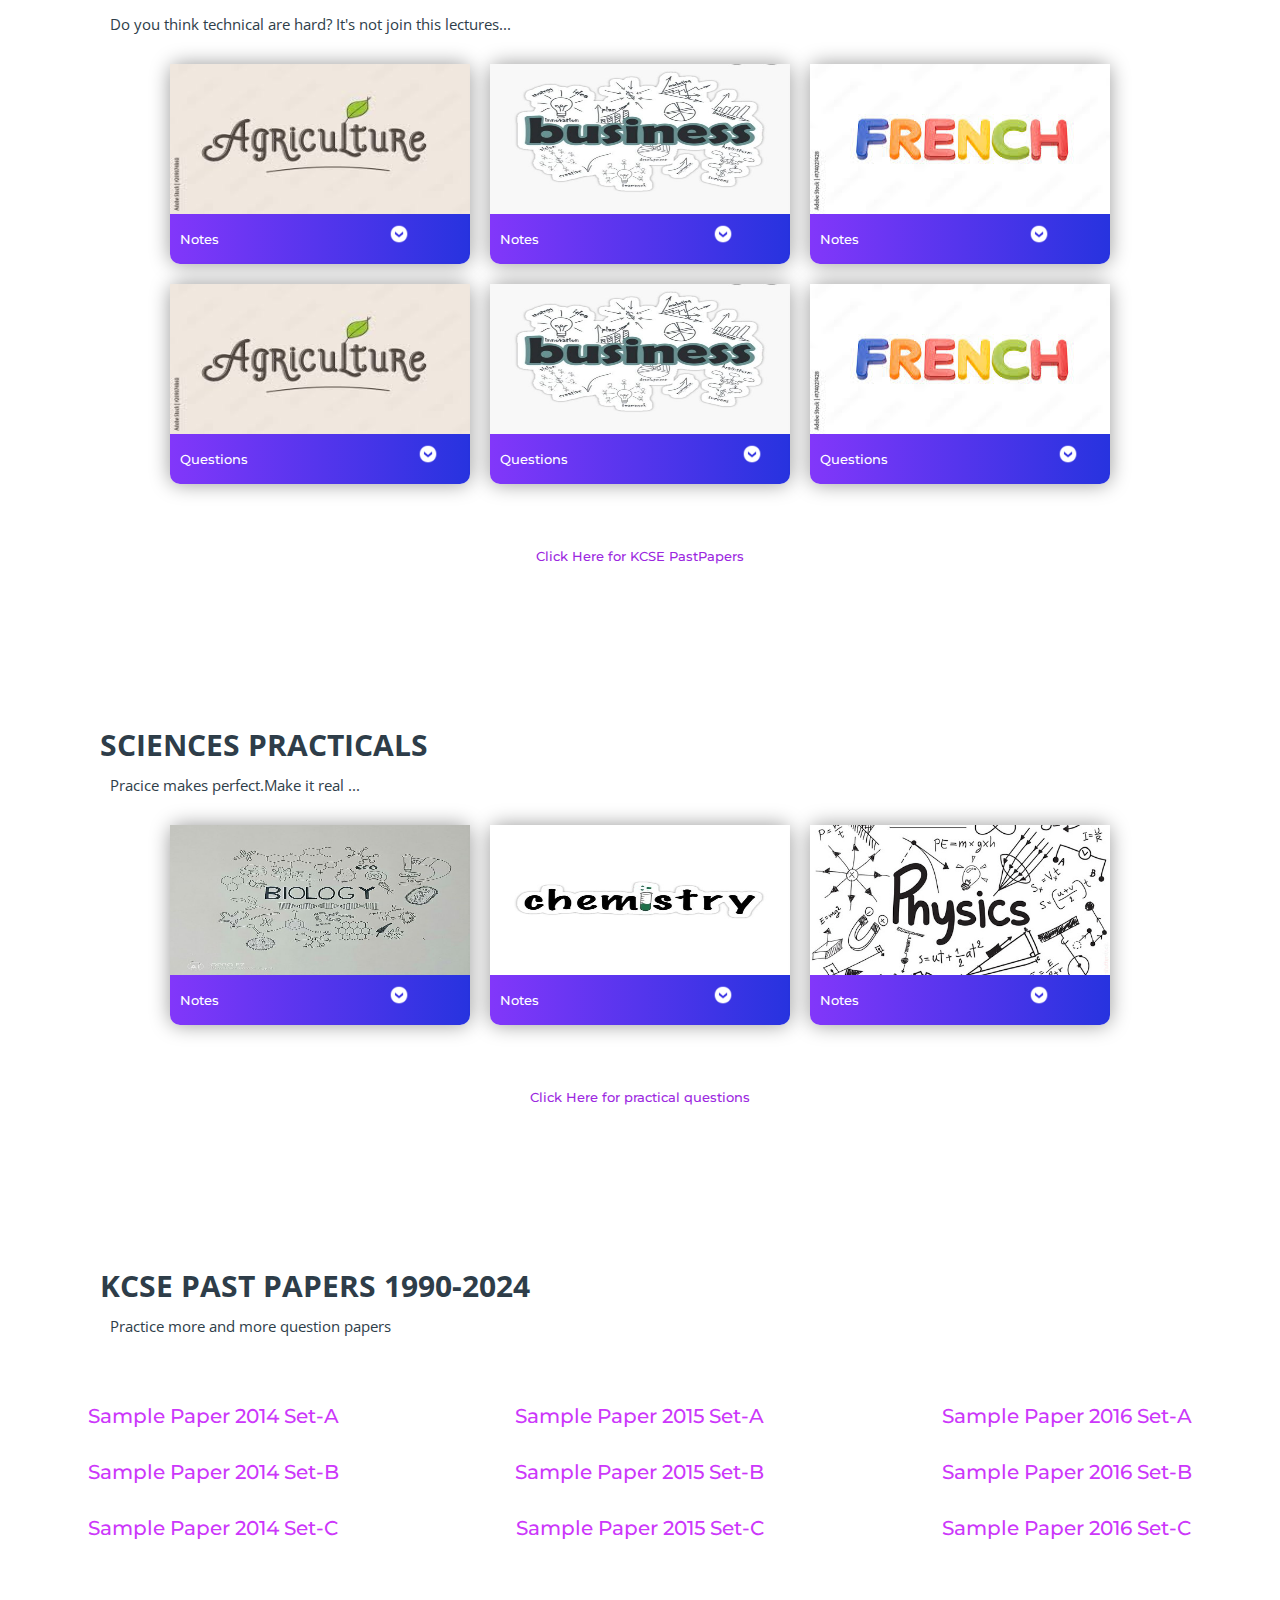
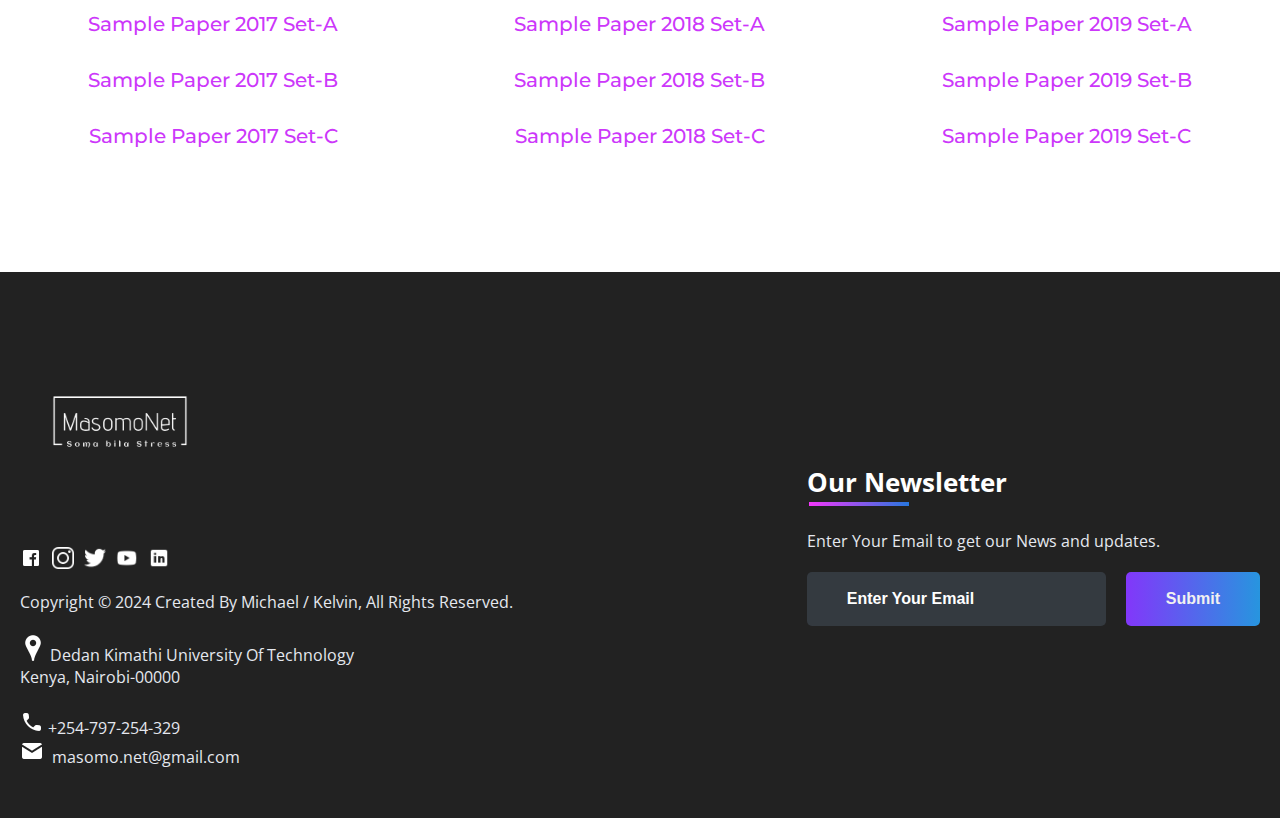
<file: subjects/jee.html>
<!--form one-->
<!DOCTYPE html>
<html>
<head>
	<link rel="shortcut icon" type="png" href="../images/icon/favicon.png">
	<title>FORM 1</title>
	<link rel="stylesheet" type="text/css" href="subjects.css">
	<script type="text/javascript" src="../script.js"></script>
</head>
<body>

	<!-- NAVIGATION -->
	<header>
		<div class="nav" id="nav">
			<div id="learned-logo">
			<img src="../images/icon/logo.png" style="width: 120px;"></a></div>
			<div class="switch-tab" id="switch-tab" onclick="switchTAB()"><img src="../images/icon/menu.png"></div>
			<ul id="list-switch">

				<li><a href="../index.html"><img src="../images/courses/algo.png" class="icon">Home</a></li>
				<li><a href="#"><img src="../images/courses/d1.png" class="icon">FORM 1</a></li>
				<li><a href="gate.html"><img src="../images/courses/paper.png" class="icon">FORM 2</a></li>
				<li><a href="computer_courses.html"><img src="../images/courses/computer.png" class="icon">Form 3</a></li>
				<li><a href="Untitled-1.html"><img src="../images/courses/data.png" class="icon">FORM 4</a></li>
				<li><a href="primary.html"><img src="../images/courses/algo.png" class="icon">PRIMARY</a></li>
				<li><a href="#"><img src="../images/courses/projects.png" class="icon">KCSE PASTPAPERS</a></li>
				<li><a href="#"><img src="../images/courses/projects.png" class="icon">KCPE PASTPAPERS</a></li>
			</ul>
			<div class="search" id="search-switch">
				<input type="text" placeholder="Search" class="srch"><button id="srchbtn"><img src="../images/icon/search.png"></button>
			</div>
		</div>
	</header>

	<div class="title">
		<span>Dive into our past paper resources to excel in your studies.<br> Happy learning!</span>
		<div class="shortdesc">
			<p>"Education is the key to unlock the golden door of freedom."<br> - George Washington Carver</p>
		</div>
	</div>

<!-- Quick Links -->
	<div class="course">
		<div class="cbox">
		<div class="det"><a href="../samplePapers/p6.pdf" target="_blank">Poetry</a></div>
		<div class="det"><a href="../samplePapers/p5.pdf" target="_blank">Oral Narattives</a></div>
		<div class="det"><a href="#" target="">Functional Skills</a></div>
		<div class="det"><a href="#" target="">Fasihi Simulizi</a></div>
		<div class="det"><a href="#" target="">Oral Skills</a></div>
		<div class="det"><a href="#" target="">Gravity</a></div>
		<div class="det"><a href="#" target="">Inertia</a></div>
		<div class="det"><a href="#" target="">Current</a></div>
		</div>
		<div class="cbox">
		<div class="det"><a href="#">Organic Chemistry</a></div>
		<div class="det"><a href="#" target="">Thermodynamics</a></div>
		<div class="det"><a href="#" target="">Force</a></div>
		<div class="det"><a href="#">Human Body</a></div>
		<div class="det"><a href="#">Inorganic Chemistry</a></div>
		<div class="det"><a href="#" target="">Periodic Table</a></div>
		<!--<div class="det"><a href="https://en.wikipedia.org/wiki/Periodic_table" target="_blank">Periodic Table</a></div>-->
		<div class="det"><a href="#math" target="">Equilibrium</a></div>
		</div>
		<div class="cbox">
		<div class="det"><a href="#math">Differential</a></div>
		<div class="det"><a href="#math">Calculus</a></div>
		<div class="det"><a href="#math">Algebra</a></div>
		<div class="det"><a href="#math">Trigonometry</a></div>
		<div class="det"><a href="#math">Integration</a></div>
		<div class="det"><a href="#math">Matrices</a></div>
		<div class="det"><a href="#math">Determinants</a></div>
		<div class="det"><a href="#math">Differentiation</a></div>
		</div>
	</div>

	<div class="inbt">
		Form One notes available on Masomo Net:
	</div>

<!-- COURSES AVAILABLE -->
	<div class="ccard">
	<center>
		<!--Mathematics-->
		<div class="ccardbox">
			<div class="dcard">
				<div class="fpart"><img src="../images/courses/maths.jpg"></div>
				<a href="../samplePapers/MATHS_FORM_1_NOTES_updated.pdf"><div class="spart">Notes<img src="../images/icon/dropdown.png"></div></a>
				
			</div>
			<!--English notes-->
			<div class="dcard">
				<div class="fpart"><img src="../images/courses/english.jpg"></div>
				<a href="../samplePapers/FORM-1-ENGLISH-SIMPLIFIED NOTES.pdf"><div class="spart">Notes <img src="../images/icon/dropdown.png"></div></a>
			</div>
			<!--Kiswahili Notes-->
			<div class="dcard">
				<div class="fpart"><img src="../images/courses/kiswahili.jpg"></div>
				<a href="../samplePapers/FORM-1-ENGLISH-SIMPLIFIED NOTES.pdf"><div class="spart">Notes<img src="../images/icon/dropdown.png"></div></a>
			</div>
		</div>
		<!--Maths pp-->
		<div class="ccardbox">
			<div class="dcard">
				<div class="fpart"><img src="../images/courses/maths.jpg"></div>
				<a href="#"><div class="spart">Questions<img src="../images/icon/dropdown.png"></div></a>
			</div>
			<!--Eng pp-->
			<div class="dcard">
				<div class="fpart"><img src="../images/courses/english.jpg"></div>
				<a href="#"><div class="spart">Questions <img src="../images/icon/dropdown.png"></div></a>
			</div>
			<!--Kiswahili pastpapers-->
			<div class="dcard">
				<div class="fpart"><img src="../images/courses/kiswahili.jpg"></div>
				<a href="#"><div class="spart">Questions<img src="../images/icon/dropdown.png"></div></a>
			</div>
		</div>
	</center>
	</div>
	<br><br>
	<div class="click-me">
		<a href="" target="">Click Here for KCSE Pastpapers</a>
	</div>

<!-- HUMANITIES -->

<div class="title2" id="physical">
	<span>Humanities</span>
	<div class="shortdesc2">
		<p>Make your strong concepts in Humanities...</p>
	</div>
</div>


	<center>
		<!--geog-->
		<div class="ccardbox">
			<div class="dcard">
				<div class="fpart"><img src="../images/courses/geography.jpg"></div>
				<a href="../samplePapers/geography notes form 1.pdf"><div class="spart">Notes<img src="../images/icon/dropdown.png"></div></a>
			</div>
			<!--cre notes-->
			<div class="dcard">
				<div class="fpart"><img src="../images/courses/CRE.png"></div>
				<a href="../samplePapers/geography notes form 1.pdf"><div class="spart">Notes <img src="../images/icon/dropdown.png"></div></a>
			</div>
			<!--history Notes-->
			<div class="dcard">
				<div class="fpart"><img src="../images/courses/history.jpg"></div>
				<a href="../samplePapers/geography notes form 1.pdf"><div class="spart">Notes<img src="../images/icon/dropdown.png"></div></a>
			</div>
		</div>
		<!--geog pp-->
		<div class="ccardbox">
			<div class="dcard">
				<div class="fpart"><img src="../images/courses/geography.jpg"></div>
				<a href="#"><div class="spart">Questions<img src="../images/icon/dropdown.png"></div></a>
			</div>
			<!--cre pp-->
			<div class="dcard">
				<div class="fpart"><img src="../images/courses/CRE.png"></div>
				<a href="#"><div class="spart">Questions <img src="../images/icon/dropdown.png"></div></a>
			</div>
			<!--hist pastpapers-->
			<div class="dcard">
				<div class="fpart"><img src="../images/courses/history.jpg"></div>
				<a href="#"><div class="spart">Questions<img src="../images/icon/dropdown.png"></div></a>
			</div>
		</div>
	</center>
<br><br>
	<div class="click-me">
		<a href="" target="">Click Here for KCSE Pastpapers</a>
	</div>


	<!-- SCIENCES-->

	<div class="title2" id="inorganic">
		<span>Sciences</span>
		<div class="shortdesc2">
			<p>Make your strong concepts in Inorganic Chemistry...</p>
		</div>
	</div>
	<center>
		<!--bio-->
		<div class="ccardbox">
			<div class="dcard">
				<div class="fpart"><img src="../images/courses/biology.jpg"></div>
				<a href="../samplePapers/NEW_FORM_1_BIOLOGY_NOTES.pdf"><div class="spart">Notes<img src="../images/icon/dropdown.png"></div></a>
			</div>
			<!--chem notes-->
			<div class="dcard">
				<div class="fpart"><img src="../images/courses/chemistry.jpg"></div>
				<a href="../samplePapers/KCSE FORM 1 CHEMISTRY NOTES.pdf"><div class="spart">Notes <img src="../images/icon/dropdown.png"></div></a>
			</div>
			<!--phyc Notes-->
			<div class="dcard">
				<div class="fpart"><img src="../images/courses/physics.jpg"></div>
				<a href="../samplePapers/Form 1 Physics Handbook.pdf"><div class="spart">Notes<img src="../images/icon/dropdown.png"></div></a>
			</div>
		</div>
		<!--bio pp-->
		<div class="ccardbox">
			<div class="dcard">
				<div class="fpart"><img src="../images/courses/biology.jpg"></div>
				<a href="#"><div class="spart">Questions<img src="../images/icon/dropdown.png"></div></a>
			</div>
			<!--chem pp-->
			<div class="dcard">
				<div class="fpart"><img src="../images/courses/chemistry.jpg"></div>
				<a href="#"><div class="spart">Questions <img src="../images/icon/dropdown.png"></div></a>
			</div>
			<!--physics pastpapers-->
			<div class="dcard">
				<div class="fpart"><img src="../images/courses/physics.jpg"></div>
				<a href="#"><div class="spart">Questions<img src="../images/icon/dropdown.png"></div></a>
			</div>
		</div>
	</center>
<br><br>
	<div class="click-me">
		<a href="" target="">Click Here for KCSE PastPapers</a>
	</div>


<!-- TECHNICALS -->

	<div class="title2" id="physics">
		<span>Technicals</span>
		<div class="shortdesc2">
			<p>Do you think technical are hard? It's not join this lectures...</p>
		</div>
	</div>
	<center>
		<!--agric-->
		<div class="ccardbox">
			<div class="dcard">
				<div class="fpart"><img src="../images/courses/agric.jpeg"></div>
				<a href="../samplePapers/FORM_1_COMPUTER SIMPLIFIED.pdf"><div class="spart">Notes<img src="../images/icon/dropdown.png"></div></a>
			</div>
			<!--b/s studies notes-->
			<div class="dcard">
				<div class="fpart"><img src="../images/courses/business.jpg"></div>
				<a href="../samplePapers/FORM_1_BUSINESS NOTES LATEST..pdf"><div class="spart">Notes <img src="../images/icon/dropdown.png"></div></a>
			</div>
			<!--french Notes-->
			<div class="dcard">
				<div class="fpart"><img src="../images/courses/french.jpeg"></div>
				<a href="../samplePapers/FORM_1_COMPUTER SIMPLIFIED.pdf"><div class="spart">Notes<img src="../images/icon/dropdown.png"></div></a>
			</div>
		</div>
		<!--agric-->
		<div class="ccardbox">
			<div class="dcard">
				<div class="fpart"><img src="../images/courses/agric.jpeg"></div>
				<a href="../samplePapers/FORM_1_COMPUTER SIMPLIFIED.pdf"><div class="spart">Questions<img src="../images/icon/dropdown.png"></div></a>
			</div>
			<!--b/s studies pp-->
			<div class="dcard">
				<div class="fpart"><img src="../images/courses/business.jpg"></div>
				<a href="../samplePapers/FORM_1_BUSINESS NOTES LATEST..pdf"><div class="spart">Questions <img src="../images/icon/dropdown.png"></div></a>
			</div>
			<!--french pastpapers-->
			<div class="dcard">
				<div class="fpart"><img src="../images/courses/french.jpeg"></div>
				<a href="../samplePapers/FORM_1_COMPUTER SIMPLIFIED.pdf"><div class="spart">Questions<img src="../images/icon/dropdown.png"></div></a>
			</div>
		</div>
	</center>
<br><br>
	<div class="click-me">
		<a href="" target="">Click Here for KCSE PastPapers</a>
	</div>


	<!-- PRACTICALS -->

	<div class="title2" id="physics">
		<span>SCIENCES PRACTICALS</span>
		<div class="shortdesc2">
			<p>Pracice makes perfect.Make it real ...</p>
		</div>
	</div>
	<center>
		<!--bio-->
		<div class="ccardbox">
			<div class="dcard">
				<div class="fpart"><img src="../images/courses/biology.jpg"></div>
				<a href="../samplePapers/MATHS_FORM_1_NOTES_updated.pdf"><div class="spart">Notes<img src="../images/icon/dropdown.png"></div></a>
			</div>
			<!--chem notes-->
			<div class="dcard">
				<div class="fpart"><img src="../images/courses/chemistry.jpg"></div>
				<a href="../samplePapers/NEW_FORM_1_BIOLOGY_NOTES.pdf"><div class="spart">Notes <img src="../images/icon/dropdown.png"></div></a>
			</div>
			<!--phyc Notes-->
			<div class="dcard">
				<div class="fpart"><img src="../images/courses/physics.jpg"></div>
				<a href="../samplePapers/FORM-1-ENGLISH-SIMPLIFIED NOTES.pdf"><div class="spart">Notes<img src="../images/icon/dropdown.png"></div></a>
			</div>
		</div>
		
	</center>
<br><br>
	<div class="click-me">
		<a href="#" target="">Click Here for practical questions</a>
		<!--<a href="#" target="_blank">Click Here for practical questions</a>-->
	</div>



<!-- SAMPLE PAPERS -->
	<div class="title2" id="sample_papers">
		<span>KCSE PAST PAPERS 1990-2024</span>
		<div class="shortdesc2">
			<p>Practice more and more question papers</p>
		</div>
	</div>

	<div class="sample">
		<ul>
			<li><a href="../samplePapers/p5.pdf" >Sample Paper 2014 Set-A</a></li>
			<li><a href="../samplePapers/p5.pdf" >Sample Paper 2014 Set-B</a></li>
			<li><a href="../samplePapers/p5.pdf" >Sample Paper 2014 Set-C</a></li>
		</ul>
		<ul>
			<li><a href="../samplePapers/p5.pdf" target="_blank">Sample Paper 2015 Set-A</a></li>
			<li><a href="../samplePapers/p5.pdf" target="_blank">Sample Paper 2015 Set-B</a></li>
			<li><a href="../samplePapers/p5.pdf" target="_blank">Sample Paper 2015 Set-C</a></li>
		</ul>
		<ul>
			<li><a href="../samplePapers/p5.pdf" target="_blank">Sample Paper 2016 Set-A</a></li>
			<li><a href="../samplePapers/p5.pdf" target="_blank">Sample Paper 2016 Set-B</a></li>
			<li><a href="../samplePapers/p5.pdf" target="_blank">Sample Paper 2016 Set-C</a></li>
		</ul>
	</div>
	<div class="sample lastSample">
		<ul>
			<li><a href="../samplePapers/p5.pdf" target="_blank">Sample Paper 2017 Set-A</a></li>
			<li><a href="../samplePapers/p5.pdf" target="_blank">Sample Paper 2017 Set-B</a></li>
			<li><a href="../samplePapers/p5.pdf" target="_blank">Sample Paper 2017 Set-C</a></li>
		</ul>
		<ul>
			<li><a href="../samplePapers/p5.pdf" target="_blank">Sample Paper 2018 Set-A</a></li>
			<li><a href="../samplePapers/p5.pdf" target="_blank">Sample Paper 2018 Set-B</a></li>
			<li><a href="../samplePapers/p5.pdf" target="_blank">Sample Paper 2018 Set-C</a></li>
		</ul>
		<ul>
			<li><a href="../samplePapers/p5.pdf" target="_blank">Sample Paper 2019 Set-A</a></li>
			<li><a href="../samplePapers/p5.pdf" target="_blank">Sample Paper 2019 Set-B</a></li>
			<li><a href="../samplePapers/p5.pdf" target="_blank">Sample Paper 2019 Set-C</a></li>
		</ul>
	</div>

<!-- FOOTER -->
<footer>
	<div class="footer-container">
		<div class="left-col">
			<img src="../images/icon/logobg.png" style="width: 200px;">
			<div class="logo"></div>
			<div class="social-media">
				<a href="#"><img src="../images/icon\fb.png"></a>
				<a href="#"><img src="../images/icon\insta.png"></a>
				<a href="#"><img src="../images/icon\tt.png"></a>
				<a href="#"><img src="../images/icon\ytube.png"></a>
				<a href="#"><img src="../images/icon\linkedin.png"></a>
			</div><br><br>
			<p class="rights-text">Copyright © 2024 Created By Michael / Kelvin, All Rights Reserved.</p>
			<br><p><img src="../images/icon/location.png"> Dedan Kimathi University Of Technology<br>Kenya, Nairobi-00000</p><br>
			<p><img src="../images/icon/phone.png"> +254-797-254-329<br><img src="../images/icon/mail.png">&nbsp; masomo.net@gmail.com</p>
		</div>
		<div class="right-col">
			<h1 style="color: #fff">Our Newsletter</h1>
			<div class="border"></div><br>
			<p>Enter Your Email to get our News and updates.</p>
			<form class="newsletter-form">
				<input class="txtb" type="email" placeholder="Enter Your Email">
				<input class="btn" type="submit" value="Submit">
			</form>
		</div>
	</div>
</footer>

</body>
</html>
</file>
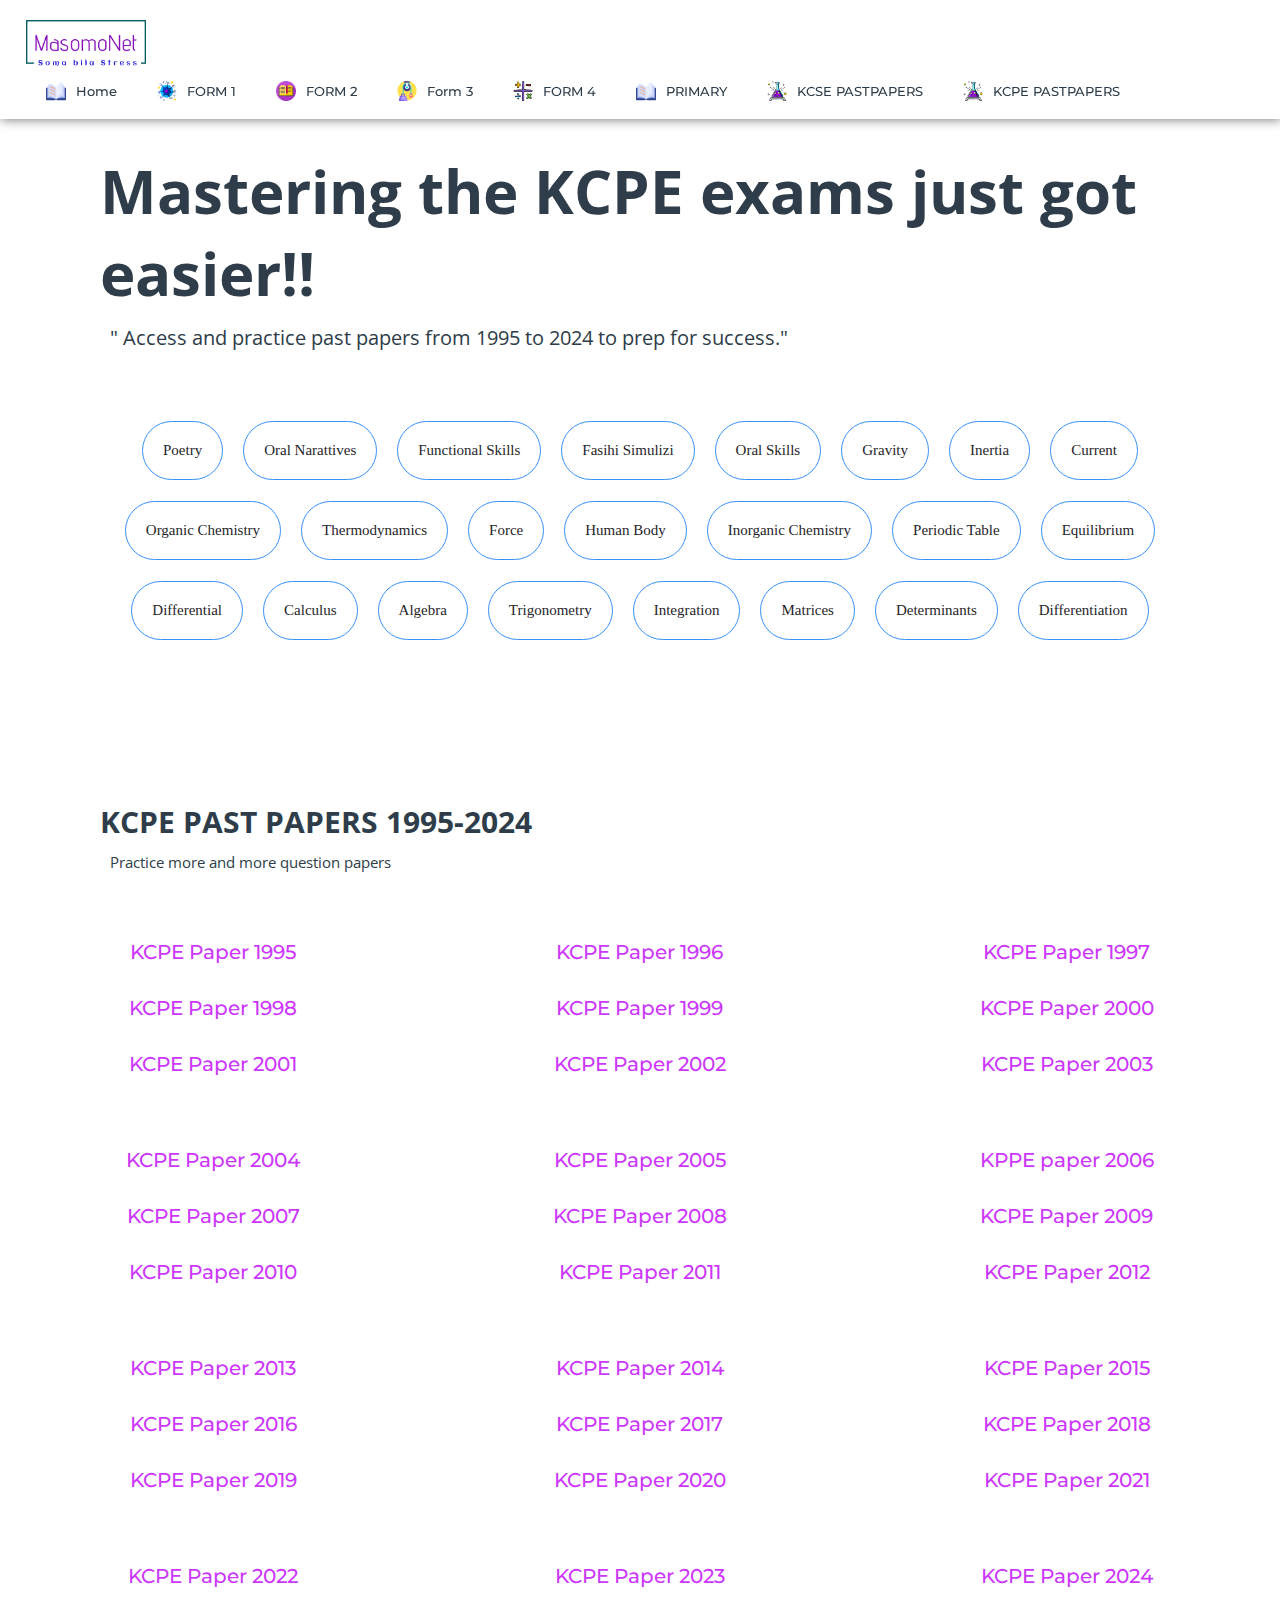
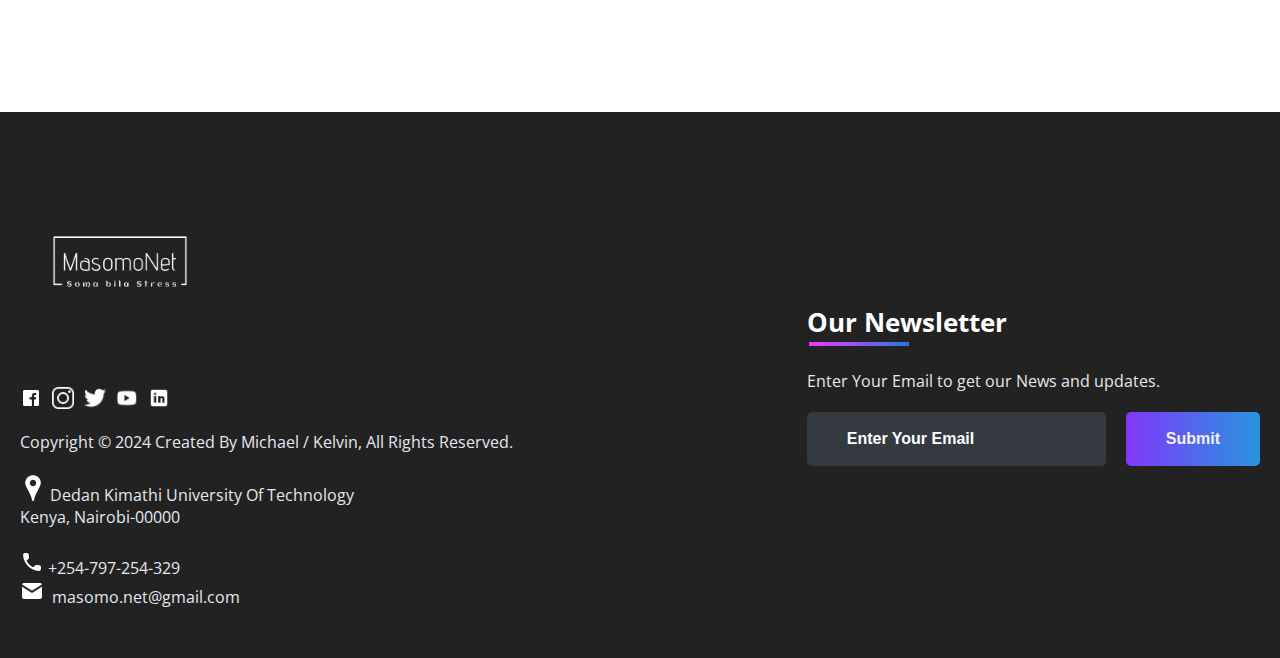
<file: subjects/KCPE PASTPAPERS.html>
<!--KCPE PASTPAPERS-->
<!DOCTYPE html>
<html>
<head>
	<link rel="shortcut icon" type="png" href="../images/icon/favicon.png">
	<title>KCPE PASTPAPERS</title>
	<link rel="stylesheet" type="text/css" href="subjects.css">
	<script type="text/javascript" src="../script.js"></script>
</head>
<body>

	<!-- NAVIGATION -->
	<header>
		<div class="nav" id="nav">
			<div id="learned-logo">
			<img src="../images/icon/logo.png" style="width: 120px;"></a></div>
			<div class="switch-tab" id="switch-tab" onclick="switchTAB()"><img src="../images/icon/menu.png"></div>
			<ul id="list-switch">

				<li><a href="../index.html"><img src="../images/courses/algo.png" class="icon">Home</a></li>
				<li><a href="#"><img src="../images/courses/d1.png" class="icon">FORM 1</a></li>
				<li><a href="gate.html"><img src="../images/courses/paper.png" class="icon">FORM 2</a></li>
				<li><a href="computer_courses.html"><img src="../images/courses/computer.png" class="icon">Form 3</a></li>
				<li><a href="Untitled-1.html"><img src="../images/courses/data.png" class="icon">FORM 4</a></li>
				<li><a href="primary.html"><img src="../images/courses/algo.png" class="icon">PRIMARY</a></li>
				<li><a href="KCSE PASTPAPERS.html"><img src="../images/courses/projects.png" class="icon">KCSE PASTPAPERS</a></li>
				<li><a href="#"><img src="../images/courses/projects.png" class="icon">KCPE PASTPAPERS</a></li>
			</ul>
			<div class="search" id="search-switch">
				<input type="text" placeholder="Search" class="srch"><button id="srchbtn"><img src="../images/icon/search.png"></button>
			</div>
		</div>
	</header>

	<div class="title">
		<span>Mastering the KCPE exams just got easier!!<br></span>
		<div class="shortdesc">
			<p>" Access and practice past papers from 1995 to 2024 to prep for success."<br></p>
		</div>
	</div>

<!-- Quick Links -->
	<div class="course">
		<div class="cbox">
		<div class="det"><a href="../samplePapers/p6.pdf" target="_blank">Poetry</a></div>
		<div class="det"><a href="../samplePapers/p5.pdf" target="_blank">Oral Narattives</a></div>
		<div class="det"><a href="#" target="">Functional Skills</a></div>
		<div class="det"><a href="#" target="">Fasihi Simulizi</a></div>
		<div class="det"><a href="#" target="">Oral Skills</a></div>
		<div class="det"><a href="#" target="">Gravity</a></div>
		<div class="det"><a href="#" target="">Inertia</a></div>
		<div class="det"><a href="#" target="">Current</a></div>
		</div>
		<div class="cbox">
		<div class="det"><a href="#">Organic Chemistry</a></div>
		<div class="det"><a href="#" target="">Thermodynamics</a></div>
		<div class="det"><a href="#" target="">Force</a></div>
		<div class="det"><a href="#">Human Body</a></div>
		<div class="det"><a href="#">Inorganic Chemistry</a></div>
		<div class="det"><a href="#" target="">Periodic Table</a></div>
		<!--<div class="det"><a href="https://en.wikipedia.org/wiki/Periodic_table" target="_blank">Periodic Table</a></div>-->
		<div class="det"><a href="#math" target="">Equilibrium</a></div>
		</div>
		<div class="cbox">
		<div class="det"><a href="#math">Differential</a></div>
		<div class="det"><a href="#math">Calculus</a></div>
		<div class="det"><a href="#math">Algebra</a></div>
		<div class="det"><a href="#math">Trigonometry</a></div>
		<div class="det"><a href="#math">Integration</a></div>
		<div class="det"><a href="#math">Matrices</a></div>
		<div class="det"><a href="#math">Determinants</a></div>
		<div class="det"><a href="#math">Differentiation</a></div>
		</div>
	</div>
    
<!-- SAMPLE PAPERS -->
	<div class="title2" id="sample_papers">
		<span>KCPE PAST PAPERS 1995-2024</span>
		<div class="shortdesc2">
			<p>Practice more and more question papers</p>
		</div>
	</div>

	<div class="sample">
		<ul>
			<li><a href="KCPE QUESTIONS AND ANSWERS(SUBJECT WISE).html" >KCPE Paper 1995 </a></li>
			<li><a href="../samplePapers/p5.pdf" >KCPE Paper 1998 </a></li>
			<li><a href="../samplePapers/p5.pdf" >KCPE Paper 2001 </a></li>
		</ul>
		<ul>
			<li><a href="../samplePapers/p5.pdf" >KCPE Paper 1996 </a></li>
			<li><a href="../samplePapers/p5.pdf" >KCPE Paper 1999 </a></li>
			<li><a href="../samplePapers/p5.pdf" >KCPE Paper 2002 </a></li>
		</ul>
		<ul>
			<li><a href="../samplePapers/p5.pdf" >KCPE Paper 1997 </a></li>
			<li><a href="../samplePapers/p5.pdf" >KCPE Paper 2000 </a></li>
			<li><a href="../samplePapers/p5.pdf" >KCPE Paper 2003 </a></li>
		</ul>
	</div>
	<div class="sample lastSample">
		<ul>
			<li><a href="../samplePapers/p5.pdf" >KCPE Paper 2004 </a></li>
			<li><a href="../samplePapers/p5.pdf" >KCPE Paper 2007 </a></li>
			<li><a href="../samplePapers/p5.pdf" >KCPE Paper 2010 </a></li>
		</ul>
		<ul>
			<li><a href="../samplePapers/p5.pdf" >KCPE Paper 2005 </a></li>
			<li><a href="../samplePapers/p5.pdf" >KCPE Paper 2008 </a></li>
			<li><a href="../samplePapers/p5.pdf" >KCPE Paper 2011 </a></li>
		</ul>
		<ul>
			<li><a href="../samplePapers/p5.pdf" target="_blank"> KPPE paper 2006 </a></li>
			<li><a href="../samplePapers/p5.pdf" target="_blank"> KCPE Paper 2009 </a></li>
			<li><a href="../samplePapers/p5.pdf" target="_blank"> KCPE Paper 2012 </a></li>
		</ul>
        <ul>
			<li><a href="../samplePapers/p5.pdf" >KCPE Paper 2013 </a></li>
			<li><a href="../samplePapers/p5.pdf" >KCPE Paper 2016 </a></li>
			<li><a href="../samplePapers/p5.pdf" >KCPE Paper 2019 </a></li>
		</ul>
        <ul>
			<li><a href="../samplePapers/p5.pdf" >KCPE Paper 2014 </a></li>
			<li><a href="../samplePapers/p5.pdf" >KCPE Paper 2017 </a></li>
			<li><a href="../samplePapers/p5.pdf" >KCPE Paper 2020 </a></li>
		</ul>
        <ul>
			<li><a href="../samplePapers/p5.pdf" >KCPE Paper 2015 </a></li>
			<li><a href="../samplePapers/p5.pdf" >KCPE Paper 2018 </a></li>
			<li><a href="../samplePapers/p5.pdf" >KCPE Paper 2021 </a></li>
		</ul>
        <ul>
			<li><a href="../samplePapers/p5.pdf" >KCPE Paper 2022 </a></li>
			
		</ul>
        <ul>
			<li><a href="../samplePapers/p5.pdf" >KCPE Paper 2023 </a></li>
			
		</ul><ul>
			<li><a href="../samplePapers/p5.pdf" >KCPE Paper 2024 </a></li>
			
		</ul>
	</div>

<!-- FOOTER -->
<footer>
	<div class="footer-container">
		<div class="left-col">
			<img src="../images/icon/logobg.png" style="width: 200px;">
			<div class="logo"></div>
			<div class="social-media">
				<a href="#"><img src="../images/icon\fb.png"></a>
				<a href="#"><img src="../images/icon\insta.png"></a>
				<a href="#"><img src="../images/icon\tt.png"></a>
				<a href="#"><img src="../images/icon\ytube.png"></a>
				<a href="#"><img src="../images/icon\linkedin.png"></a>
			</div><br><br>
			<p class="rights-text">Copyright © 2024 Created By Michael / Kelvin, All Rights Reserved.</p>
			<br><p><img src="../images/icon/location.png"> Dedan Kimathi University Of Technology<br>Kenya, Nairobi-00000</p><br>
			<p><img src="../images/icon/phone.png"> +254-797-254-329<br><img src="../images/icon/mail.png">&nbsp; masomo.net@gmail.com</p>
		</div>
		<div class="right-col">
			<h1 style="color: #fff">Our Newsletter</h1>
			<div class="border"></div><br>
			<p>Enter Your Email to get our News and updates.</p>
			<form class="newsletter-form">
				<input class="txtb" type="email" placeholder="Enter Your Email">
				<input class="btn" type="submit" value="Submit">
			</form>
		</div>
	</div>
</footer>

</body>
</html>
</file>
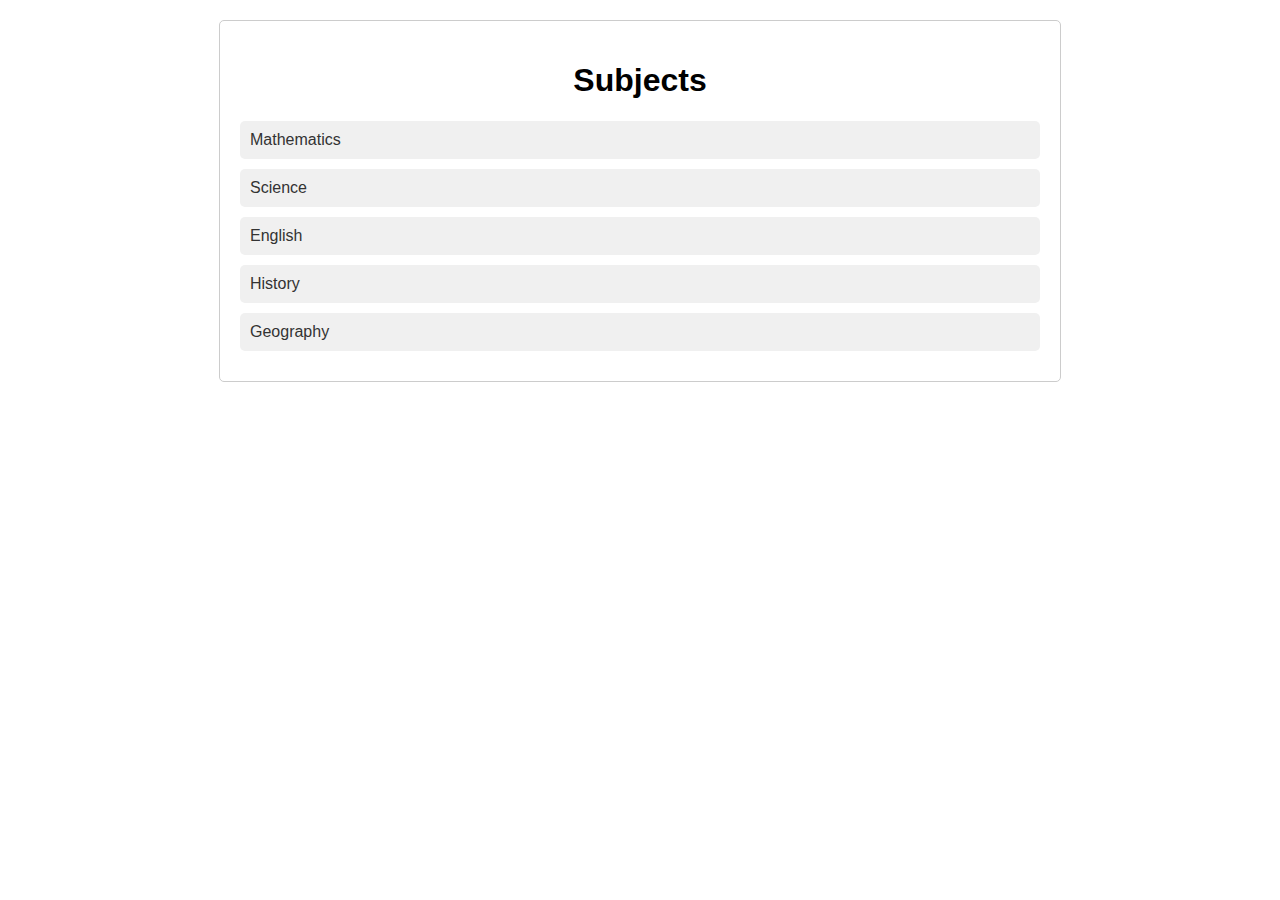
<file: subjects/KCPE QUESTIONS AND ANSWERS(SUBJECT WISE).html>
<!DOCTYPE html>
<html lang="en">
<head>
<meta charset="UTF-8">
<meta name="viewport" content="width=device-width, initial-scale=1.0">
<title>Subjects</title>
<style>
    /* CSS styles */
    body {
        font-family: Arial, sans-serif;
        margin: 0;
        padding: 0;
    }

    .container {
        max-width: 800px;
        margin: 20px auto;
        padding: 20px;
        border: 1px solid #ccc;
        border-radius: 5px;
    }

    h1 {
        text-align: center;
    }

    .subjects {
        list-style: none;
        padding: 0;
        margin: 0;
    }

    .subject-item {
        margin-bottom: 10px;
    }

    .subject-item a {
        display: block;
        padding: 10px;
        background-color: #f0f0f0;
        text-decoration: none;
        color: #333;
        border-radius: 5px;
        transition: background-color 0.3s ease;
    }

    .subject-item a:hover {
        background-color: #e0e0e0;
    }
</style>
</head>
<body>

<div class="container">
    <h1>Subjects</h1>
    <ul class="subjects">
        <li class="subject-item"><a href="#" onclick="showAlert('Mathematics')">Mathematics</a></li>
        <li class="subject-item"><a href="#" onclick="showAlert('Science')">Science</a></li>
        <li class="subject-item"><a href="#" onclick="showAlert('English')">English</a></li>
        <li class="subject-item"><a href="#" onclick="showAlert('History')">History</a></li>
        <li class="subject-item"><a href="#" onclick="showAlert('Geography')">Geography</a></li>
    </ul>
</div>

<script>
function showAlert(subject) {
    alert("You clicked on " + subject);
}
</script>

</body>
</html>
</file>
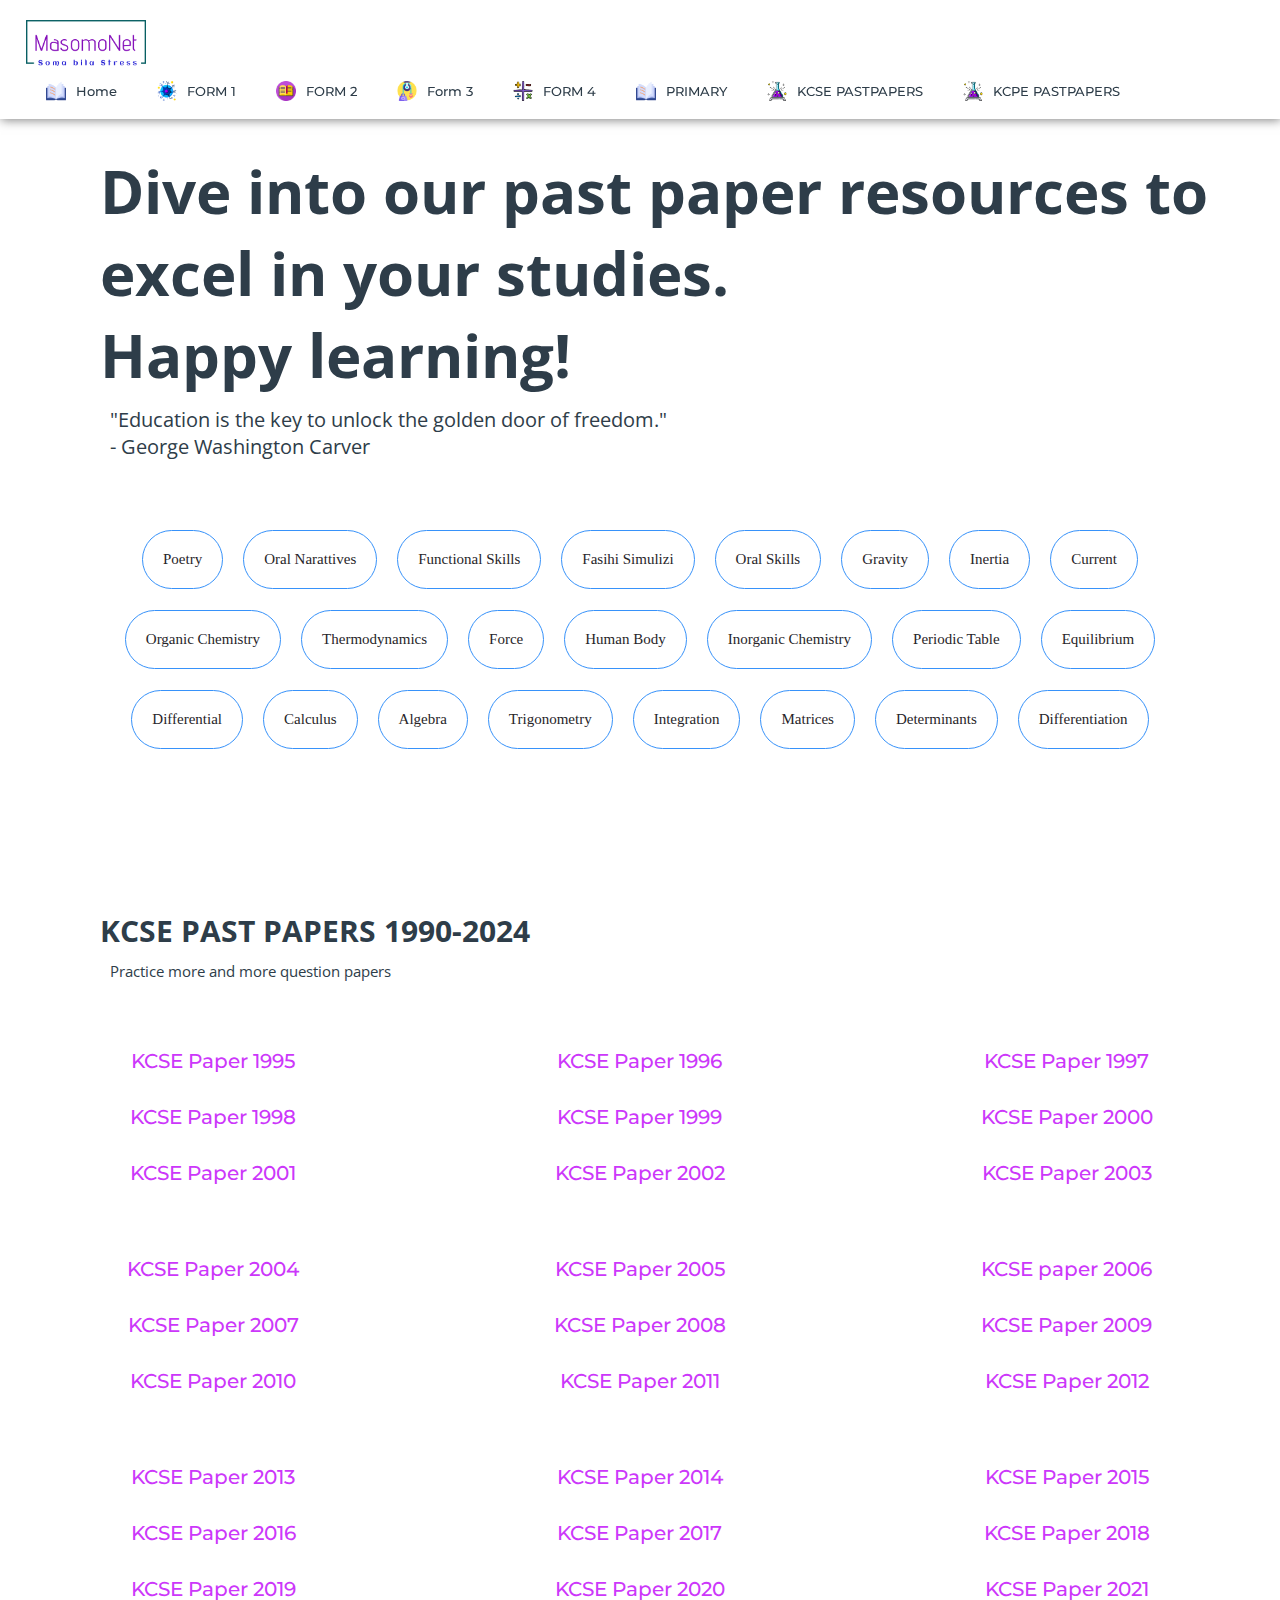
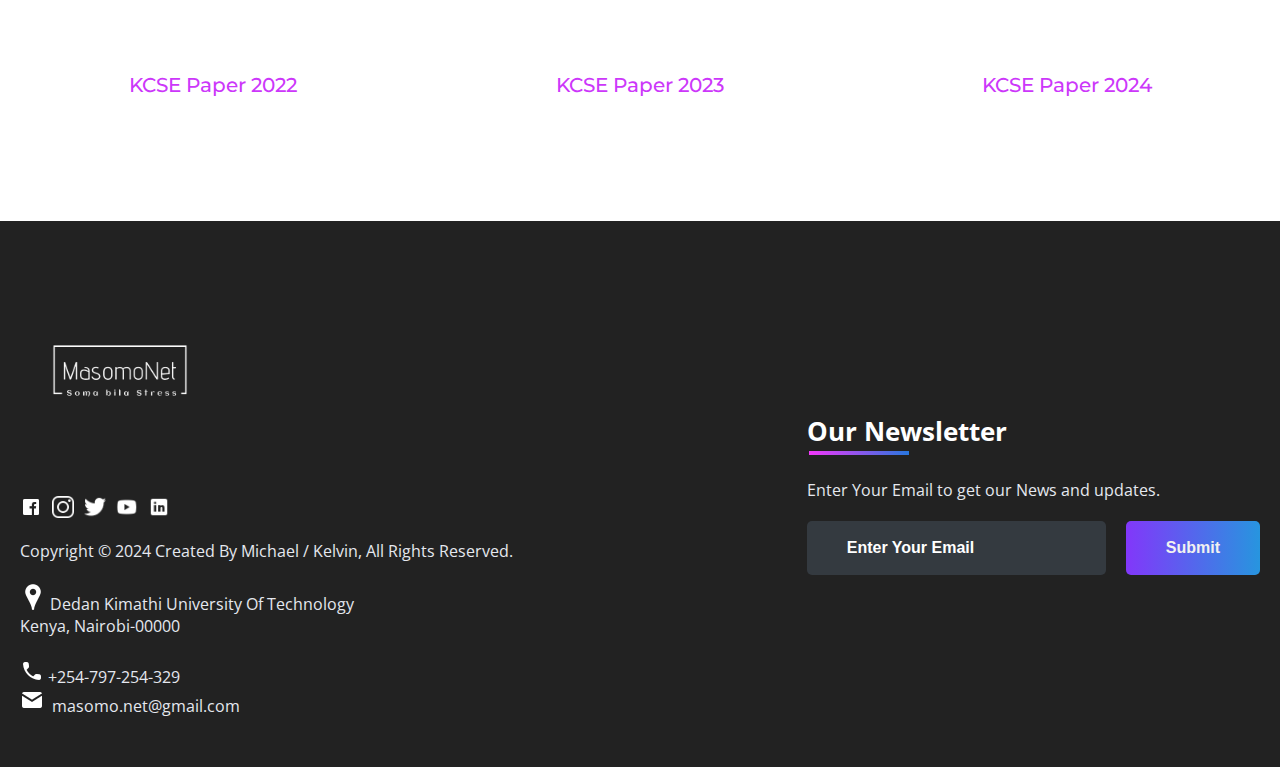
<file: subjects/KCSE PASTPAPERS.html>
<!--KCSE PASTPAPERS-->
<!DOCTYPE html>
<html>
<head>
	<link rel="shortcut icon" type="png" href="../images/icon/favicon.png">
	<title>KCSE PASTPAPERS</title>
	<link rel="stylesheet" type="text/css" href="subjects.css">
	<script type="text/javascript" src="../script.js"></script>
</head>
<body>

	<!-- NAVIGATION -->
	<header>
		<div class="nav" id="nav">
			<div id="learned-logo">
			<img src="../images/icon/logo.png" style="width: 120px;"></a></div>
			<div class="switch-tab" id="switch-tab" onclick="switchTAB()"><img src="../images/icon/menu.png"></div>
			<ul id="list-switch">

				<li><a href="../index.html"><img src="../images/courses/algo.png" class="icon">Home</a></li>
				<li><a href="#"><img src="../images/courses/d1.png" class="icon">FORM 1</a></li>
				<li><a href="gate.html"><img src="../images/courses/paper.png" class="icon">FORM 2</a></li>
				<li><a href="computer_courses.html"><img src="../images/courses/computer.png" class="icon">Form 3</a></li>
				<li><a href="Untitled-1.html"><img src="../images/courses/data.png" class="icon">FORM 4</a></li>
				<li><a href="primary.html"><img src="../images/courses/algo.png" class="icon">PRIMARY</a></li>
				<li><a href="#"><img src="../images/courses/projects.png" class="icon">KCSE PASTPAPERS</a></li>
				<li><a href="KCPE PASTPAPERS.html"><img src="../images/courses/projects.png" class="icon">KCPE PASTPAPERS</a></li>
			</ul>
			<div class="search" id="search-switch">
				<input type="text" placeholder="Search" class="srch"><button id="srchbtn"><img src="../images/icon/search.png"></button>
			</div>
		</div>
	</header>

	<div class="title">
		<span>Dive into our past paper resources to excel in your studies.<br> Happy learning!</span>
		<div class="shortdesc">
			<p>"Education is the key to unlock the golden door of freedom."<br> - George Washington Carver</p>
		</div>
	</div>

<!-- Quick Links -->
	<div class="course">
		<div class="cbox">
		<div class="det"><a href="../samplePapers/p6.pdf" target="_blank">Poetry</a></div>
		<div class="det"><a href="../samplePapers/p5.pdf" target="_blank">Oral Narattives</a></div>
		<div class="det"><a href="#" target="">Functional Skills</a></div>
		<div class="det"><a href="#" target="">Fasihi Simulizi</a></div>
		<div class="det"><a href="#" target="">Oral Skills</a></div>
		<div class="det"><a href="#" target="">Gravity</a></div>
		<div class="det"><a href="#" target="">Inertia</a></div>
		<div class="det"><a href="#" target="">Current</a></div>
		</div>
		<div class="cbox">
		<div class="det"><a href="#">Organic Chemistry</a></div>
		<div class="det"><a href="#" target="">Thermodynamics</a></div>
		<div class="det"><a href="#" target="">Force</a></div>
		<div class="det"><a href="#">Human Body</a></div>
		<div class="det"><a href="#">Inorganic Chemistry</a></div>
		<div class="det"><a href="#" target="">Periodic Table</a></div>
		<!--<div class="det"><a href="https://en.wikipedia.org/wiki/Periodic_table" target="_blank">Periodic Table</a></div>-->
		<div class="det"><a href="#math" target="">Equilibrium</a></div>
		</div>
		<div class="cbox">
		<div class="det"><a href="#math">Differential</a></div>
		<div class="det"><a href="#math">Calculus</a></div>
		<div class="det"><a href="#math">Algebra</a></div>
		<div class="det"><a href="#math">Trigonometry</a></div>
		<div class="det"><a href="#math">Integration</a></div>
		<div class="det"><a href="#math">Matrices</a></div>
		<div class="det"><a href="#math">Determinants</a></div>
		<div class="det"><a href="#math">Differentiation</a></div>
		</div>
	</div>
<!-- SAMPLE PAPERS -->
<div class="title2" id="sample_papers">
    <span>KCSE PAST PAPERS 1990-2024</span>
    <div class="shortdesc2">
        <p>Practice more and more question papers</p>
    </div>
</div>

<div class="sample">
    <ul>
        <li><a href="../samplePapers/p5.pdf" >KCSE Paper 1995 </a></li>
        <li><a href="../samplePapers/p5.pdf" >KCSE Paper 1998 </a></li>
        <li><a href="../samplePapers/p5.pdf" >KCSE Paper 2001 </a></li>
    </ul>
    <ul>
        <li><a href="../samplePapers/p5.pdf" >KCSE Paper 1996 </a></li>
        <li><a href="../samplePapers/p5.pdf" >KCSE Paper 1999 </a></li>
        <li><a href="../samplePapers/p5.pdf" >KCSE Paper 2002 </a></li>
    </ul>
    <ul>
        <li><a href="../samplePapers/p5.pdf" >KCSE Paper 1997 </a></li>
        <li><a href="../samplePapers/p5.pdf" >KCSE Paper 2000 </a></li>
        <li><a href="../samplePapers/p5.pdf" >KCSE Paper 2003 </a></li>
    </ul>
</div>
<div class="sample lastSample">
    <ul>
        <li><a href="../samplePapers/p5.pdf" >KCSE Paper 2004 </a></li>
        <li><a href="../samplePapers/p5.pdf" >KCSE Paper 2007 </a></li>
        <li><a href="../samplePapers/p5.pdf" >KCSE Paper 2010 </a></li>
    </ul>
    <ul>
        <li><a href="../samplePapers/p5.pdf" >KCSE Paper 2005 </a></li>
        <li><a href="../samplePapers/p5.pdf" >KCSE Paper 2008 </a></li>
        <li><a href="../samplePapers/p5.pdf" >KCSE Paper 2011 </a></li>
    </ul>
    <ul>
        <li><a href="../samplePapers/p5.pdf" target="_blank"> KCSE paper 2006 </a></li>
        <li><a href="../samplePapers/p5.pdf" target="_blank"> KCSE Paper 2009 </a></li>
        <li><a href="../samplePapers/p5.pdf" target="_blank"> KCSE Paper 2012 </a></li>
    </ul>
    <ul>
        <li><a href="../samplePapers/p5.pdf" >KCSE Paper 2013 </a></li>
        <li><a href="../samplePapers/p5.pdf" >KCSE Paper 2016 </a></li>
        <li><a href="../samplePapers/p5.pdf" >KCSE Paper 2019 </a></li>
    </ul>
    <ul>
        <li><a href="../samplePapers/p5.pdf" >KCSE Paper 2014 </a></li>
        <li><a href="../samplePapers/p5.pdf" >KCSE Paper 2017 </a></li>
        <li><a href="../samplePapers/p5.pdf" >KCSE Paper 2020 </a></li>
    </ul>
    <ul>
        <li><a href="../samplePapers/p5.pdf" >KCSE Paper 2015 </a></li>
        <li><a href="../samplePapers/p5.pdf" >KCSE Paper 2018 </a></li>
        <li><a href="../samplePapers/p5.pdf" >KCSE Paper 2021 </a></li>
    </ul>
    <ul>
        <li><a href="../samplePapers/p5.pdf" >KCSE Paper 2022 </a></li>
        
    </ul>
    <ul>
        <li><a href="../samplePapers/p5.pdf" >KCSE Paper 2023 </a></li>
        
    </ul><ul>
        <li><a href="../samplePapers/p5.pdf" >KCSE Paper 2024 </a></li>
        
    </ul>
</div>

<!-- FOOTER -->
<footer>
	<div class="footer-container">
		<div class="left-col">
			<img src="../images/icon/logobg.png" style="width: 200px;">
			<div class="logo"></div>
			<div class="social-media">
				<a href="#"><img src="../images/icon\fb.png"></a>
				<a href="#"><img src="../images/icon\insta.png"></a>
				<a href="#"><img src="../images/icon\tt.png"></a>
				<a href="#"><img src="../images/icon\ytube.png"></a>
				<a href="#"><img src="../images/icon\linkedin.png"></a>
			</div><br><br>
			<p class="rights-text">Copyright © 2024 Created By Michael / Kelvin, All Rights Reserved.</p>
			<br><p><img src="../images/icon/location.png"> Dedan Kimathi University Of Technology<br>Kenya, Nairobi-00000</p><br>
			<p><img src="../images/icon/phone.png"> +254-797-254-329<br><img src="../images/icon/mail.png">&nbsp; masomo.net@gmail.com</p>
		</div>
		<div class="right-col">
			<h1 style="color: #fff">Our Newsletter</h1>
			<div class="border"></div><br>
			<p>Enter Your Email to get our News and updates.</p>
			<form class="newsletter-form">
				<input class="txtb" type="email" placeholder="Enter Your Email">
				<input class="btn" type="submit" value="Submit">
			</form>
		</div>
	</div>
</footer>

</body>
</html>
</file>
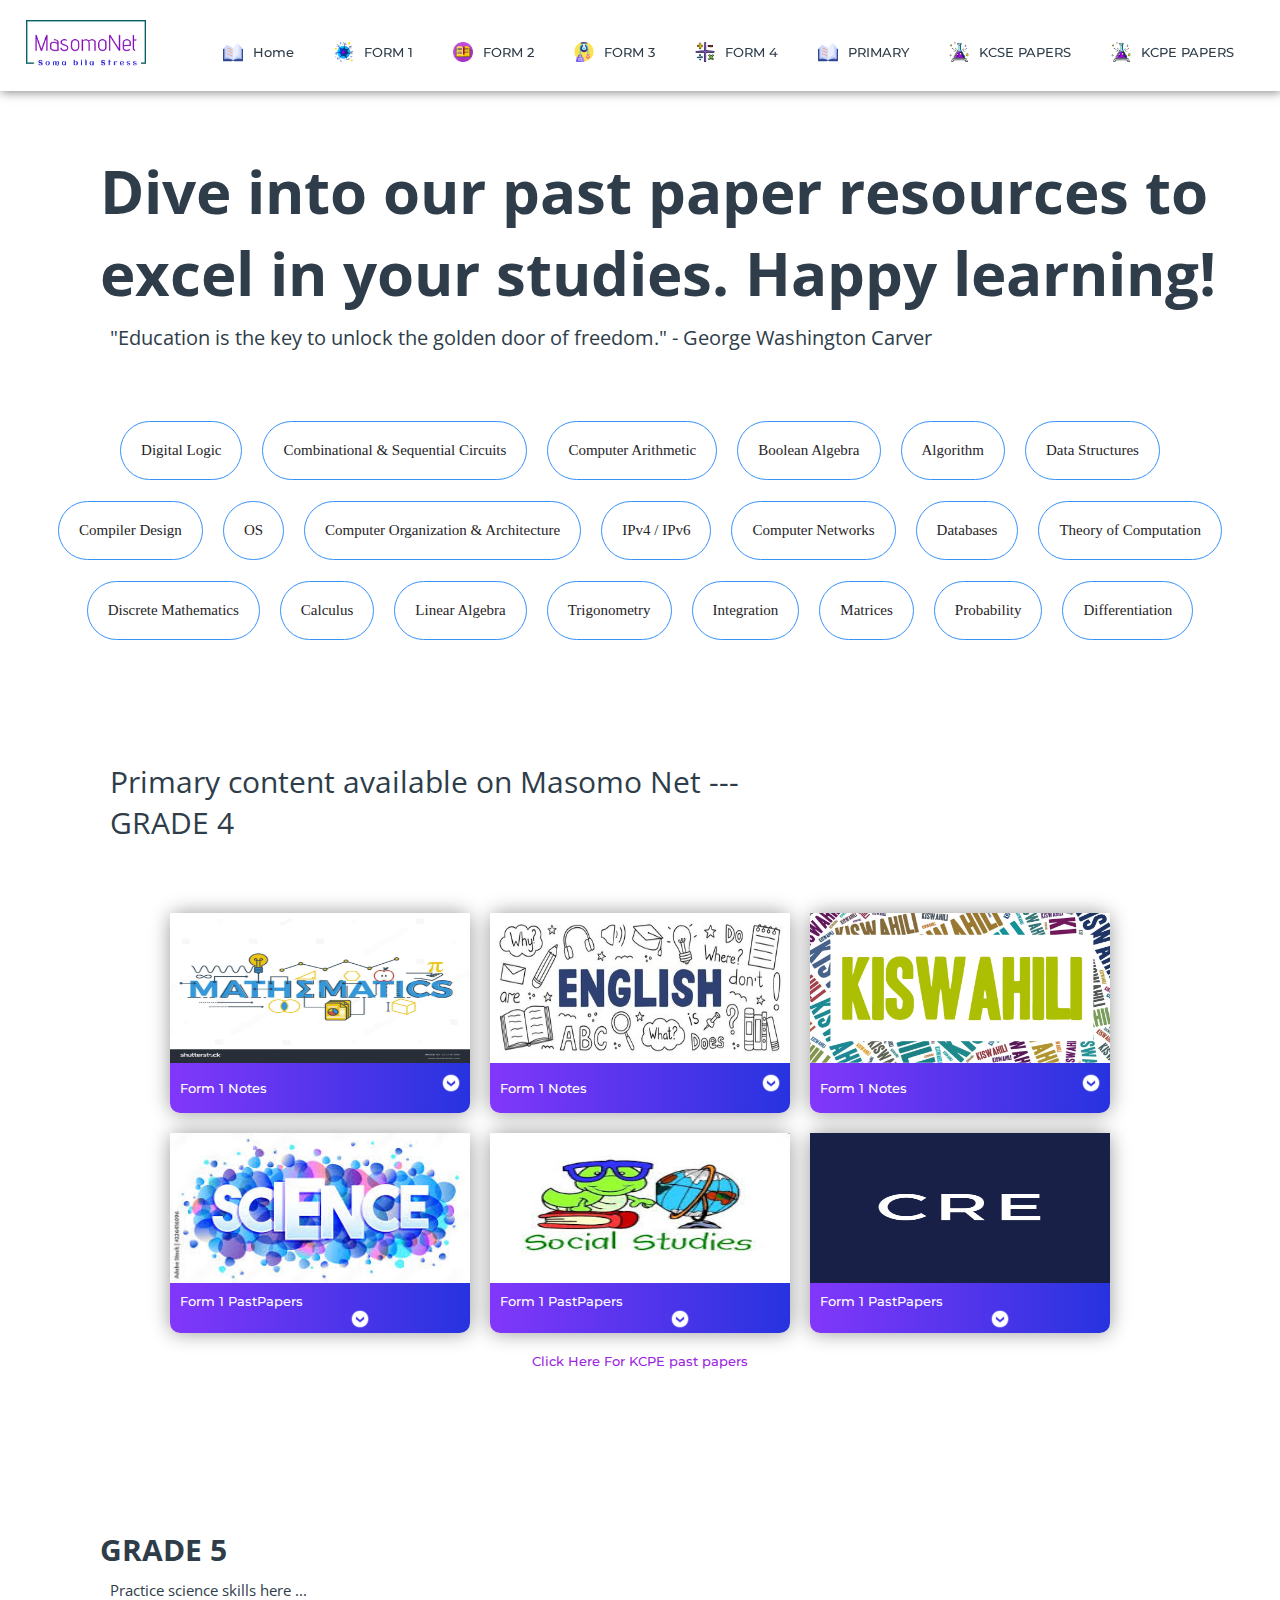
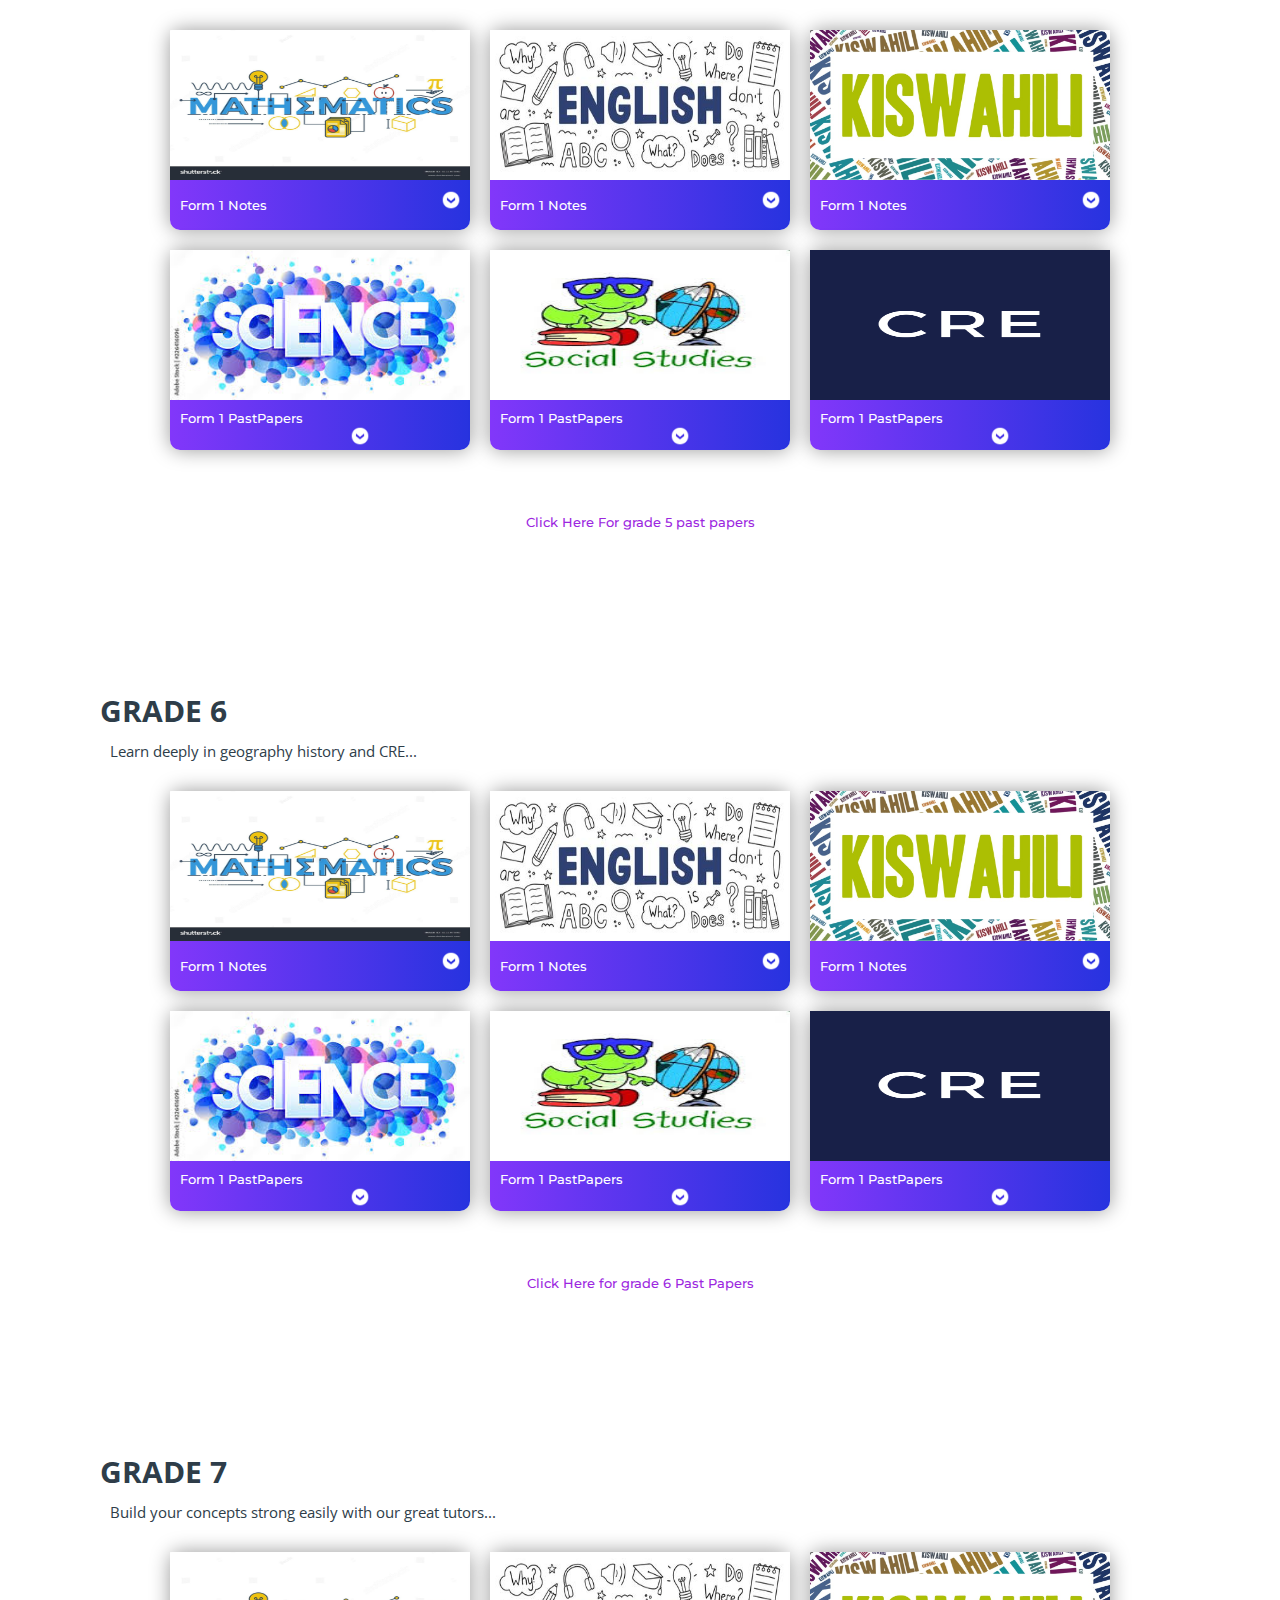
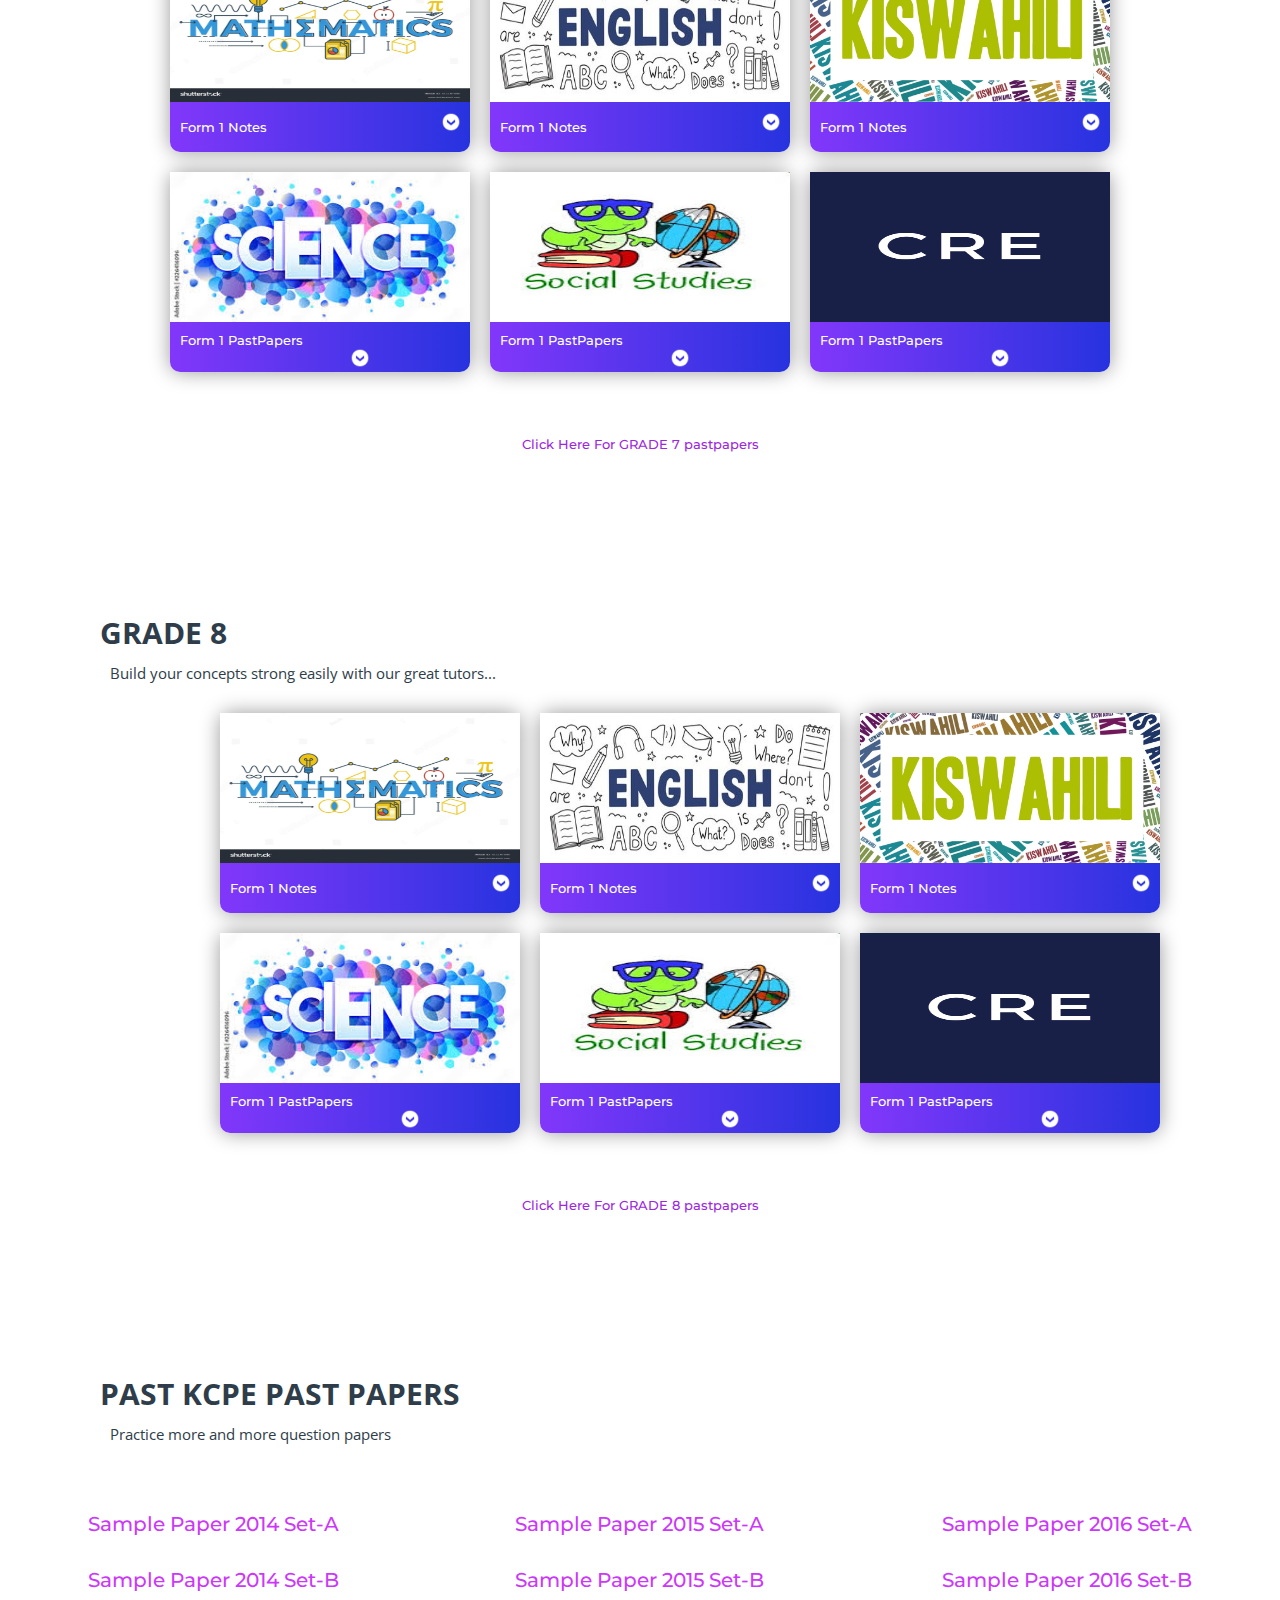
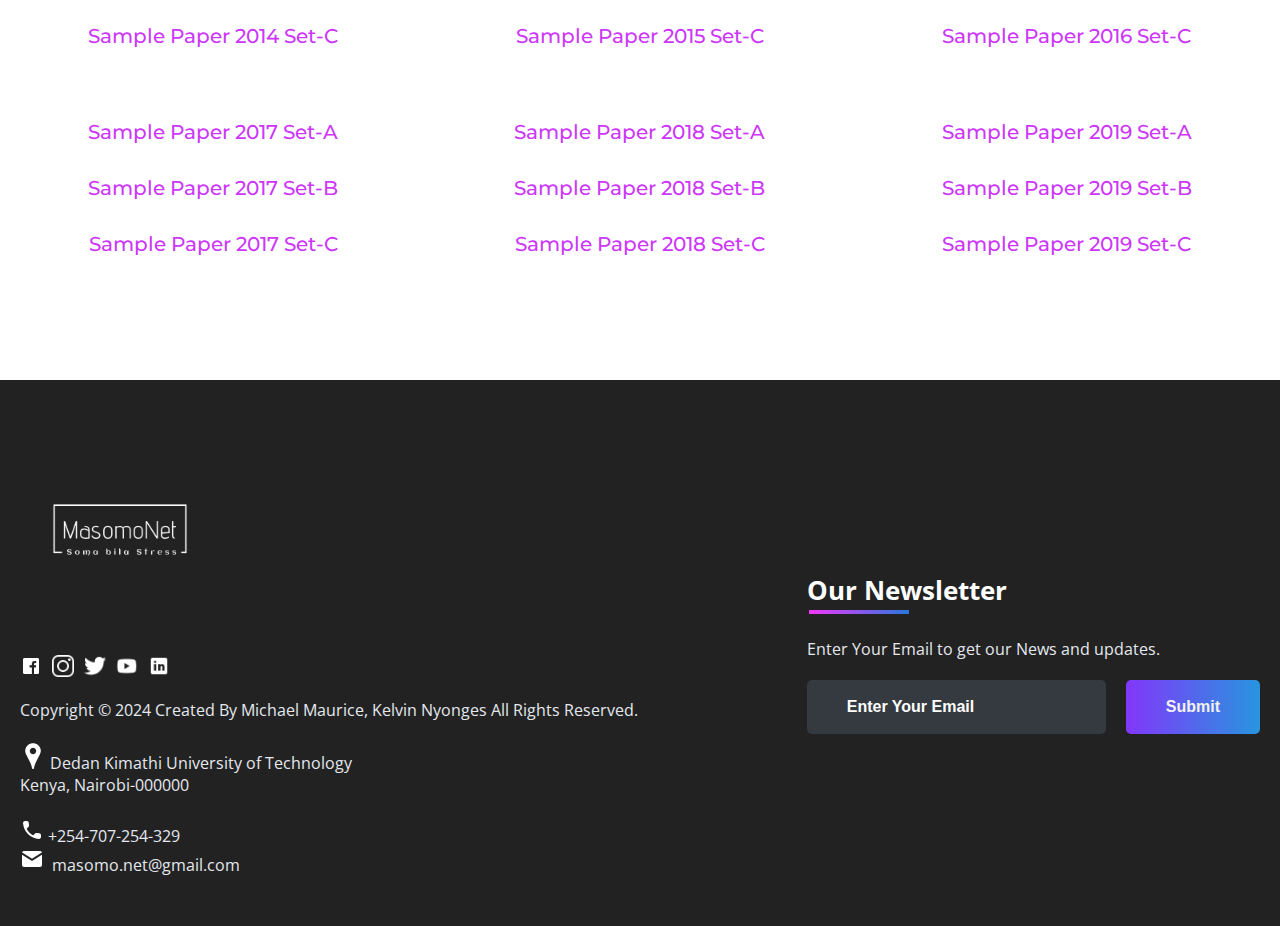
<file: subjects/primary.html>
<!--PRIMARY-->
<!DOCTYPE html>
<html>
<head>
	<link rel="shortcut icon" type="png" href="../images/icon/favicon.png">
	<title>PRIMARY</title>
	<link rel="stylesheet" type="text/css" href="subjects.css">
	<script type="text/javascript" src="../script.js"></script>
</head>
<body>

<!-- NAVIGATION -->
	<header>
		<div class="nav" id="nav">
			<div id="MasomoNet_Logo">
			<img src="../images/icon/logo.png" style="width: 120px;"></a></div>
			<div class="switch-tab" id="switch-tab" onclick="switchTAB()"><img src="../images/icon/menu.png"></div>
			<ul id="list-switch">

				<li><a href="../index.html"><img src="../images/courses/algo.png" class="icon">Home</a></li>
				<li><a href="jee.html"><img src="../images/courses/d1.png" class="icon">FORM 1</a></li>
				<li><a href="gate.html"><img src="../images/courses/paper.png" class="icon">FORM 2</a></li>
				<li><a href="computer_courses.html"><img src="../images/courses/computer.png" class="icon">FORM 3</a></li>
				<li><a href="Untitled-1.html"><img src="../images/courses/data.png" class="icon">FORM 4</a></li>
				<li><a href="#"><img src="../images/courses/algo.png" class="icon">PRIMARY</a></li>
				<li><a href="#"><img src="../images/courses/projects.png" class="icon">KCSE PAPERS</a></li>
				<li><a href="#"><img src="../images/courses/projects.png" class="icon">KCPE PAPERS</a></li>
				
			
			</ul>
			<div class="search" id="search-switch">
				<input type="text" placeholder="Search" class="srch"><button id="srchbtn"><img src="../images/icon/search.png"></button>
			</div>
		</div>
	</header>


<!-- Main Title of the Page -->
	<div class="title">
		<span>Dive into our past paper resources to excel in your studies.
			Happy learning!</span>
		<div class="shortdesc">
			<p>"Education is the key to unlock the golden door of freedom." - George Washington Carver</p>
		</div>
	</div>


<!-- Some KeyWords related to topic -->
	<div class="course">
		<div class="cbox">
		<div class="det"><a href="#digital">Digital Logic</a></div>
		<div class="det"><a href="https://en.wikipedia.org/wiki/Sequential_logic" target="_blank">Combinational & Sequential Circuits</a></div>
		<div class="det"><a href="https://en.wikipedia.org/wiki/ALU" target="_blank">Computer Arithmetic</a></div>
		<div class="det"><a href="https://en.wikipedia.org/wiki/Boolean_algebra" target="_blank">Boolean Algebra</a></div>
		<div class="det"><a href="computer_courses.html#algo">Algorithm</a></div>
		<div class="det"><a href="computer_courses.html#data">Data Structures</a></div>
		</div>
		<div class="cbox">
		<div class="det"><a href="#compiler">Compiler Design</a></div>
		<div class="det"><a href="#os">OS</a></div>
		<div class="det"><a href="#coaa">Computer Organization & Architecture</a></div>
		<div class="det"><a href="https://en.wikipedia.org/wiki/IPv4" target="_blank">IPv4 / IPv6</a></div>
		<div class="det"><a href="#cn">Computer Networks</a></div>
		<div class="det"><a href="#database">Databases</a></div>
		<div class="det"><a href="https://en.wikipedia.org/wiki/Theory_of_computation" target="_blank">Theory of Computation</a></div>
		</div>
		<div class="cbox">
		<div class="det"><a href="#math">Discrete Mathematics</a></div>
		<div class="det"><a href="#math">Calculus</a></div>
		<div class="det"><a href="#math">Linear Algebra</a></div>
		<div class="det"><a href="#math">Trigonometry</a></div>
		<div class="det"><a href="#math">Integration</a></div>
		<div class="det"><a href="#math">Matrices</a></div>
		<div class="det"><a href="#math">Probability</a></div>
		<div class="det"><a href="#math">Differentiation</a></div>
		</div>
	</div>


<!-- grade 4 -->
	<div class="inbt">
		Primary content available on Masomo Net ---<br>
		<P>GRADE 4</P>
	</div>

	<div class="ccard">
	<center>
		<div class="ccardbox">
			<div class="dcard">
				<div class="fpart"><img src="../images/courses/maths.jpg"></div>
				<a href="../samplePapers/MATHS_FORM_1_NOTES_updated.pdf"><div class="spart">Form 1 Notes <img src="../images/icon/dropdown.png"></div></a>
			</div>
			<!--English notes-->
			<div class="dcard">
				<div class="fpart"><img src="../images/courses/english.jpg"></div>
				<a href="../samplePapers/NEW_FORM_1_BIOLOGY_NOTES.pdf"><div class="spart">Form 1 Notes <img src="../images/icon/dropdown.png"></div></a>
			</div>
			<!--Kiswahili Notes-->
			<div class="dcard">
				<div class="fpart"><img src="../images/courses/kiswahili.jpg"></div>
				<a href="../samplePapers/FORM-1-ENGLISH-SIMPLIFIED NOTES.pdf"><div class="spart">Form 1 Notes <img src="../images/icon/dropdown.png"></div></a>
			</div>
		</div>
		<!--science -->
		<div class="ccardbox">
			<div class="dcard">
				<div class="fpart"><img src="../images/courses/science.jpeg"></div>
				<a href="../samplePapers/FORM_1_BUSINESS NOTES LATEST..pdf"><div class="spart">Form 1 PastPapers <img src="../images/icon/dropdown.png"></div></a>
			</div>
			<!--social -->
			<div class="dcard">
				<div class="fpart"><img src="../images/courses/social.jpeg"></div>
				<a href="../samplePapers/geography notes form 1.pdf"><div class="spart">Form 1 PastPapers <img src="../images/icon/dropdown.png"></div></a>
			</div>
			<!--cre-->
			<div class="dcard">
				<div class="fpart"><img src="../images/courses/CRE.png"></div>
				<a href="../samplePapers/KCSE FORM 1 CHEMISTRY NOTES.pdf"><div class="spart">Form 1 PastPapers <img src="../images/icon/dropdown.png"></div></a>
			</div>
		</div>
	</center>
	</div>
	<div class="click-me">
		<a href="https://www.youtube.com/watch?v=xxGyTHWrHZg" target="_blank">Click Here For KCPE past papers</a>
	</div>



<!-- grade 5 -->

	<div class="title2" id="math">
		<span>GRADE 5</span>
		<div class="shortdesc2">
			<p>Practice science skills here ...</p>
		</div>
	</div>
	
	<div class="ccard">
		<center>
			<div class="ccardbox">
				<div class="dcard">
					<div class="fpart"><img src="../images/courses/maths.jpg"></div>
					<a href="../samplePapers/MATHS_FORM_1_NOTES_updated.pdf"><div class="spart">Form 1 Notes <img src="../images/icon/dropdown.png"></div></a>
				</div>
				<!--English notes-->
				<div class="dcard">
					<div class="fpart"><img src="../images/courses/english.jpg"></div>
					<a href="../samplePapers/NEW_FORM_1_BIOLOGY_NOTES.pdf"><div class="spart">Form 1 Notes <img src="../images/icon/dropdown.png"></div></a>
				</div>
				<!--Kiswahili Notes-->
				<div class="dcard">
					<div class="fpart"><img src="../images/courses/kiswahili.jpg"></div>
					<a href="../samplePapers/FORM-1-ENGLISH-SIMPLIFIED NOTES.pdf"><div class="spart">Form 1 Notes <img src="../images/icon/dropdown.png"></div></a>
				</div>
			</div>
			<!--science -->
			<div class="ccardbox">
				<div class="dcard">
					<div class="fpart"><img src="../images/courses/science.jpeg"></div>
					<a href="../samplePapers/FORM_1_BUSINESS NOTES LATEST..pdf"><div class="spart">Form 1 PastPapers <img src="../images/icon/dropdown.png"></div></a>
				</div>
				<!--social -->
				<div class="dcard">
					<div class="fpart"><img src="../images/courses/social.jpeg"></div>
					<a href="../samplePapers/geography notes form 1.pdf"><div class="spart">Form 1 PastPapers <img src="../images/icon/dropdown.png"></div></a>
				</div>
				<!--cre-->
				<div class="dcard">
					<div class="fpart"><img src="../images/courses/CRE.png"></div>
					<a href="../samplePapers/KCSE FORM 1 CHEMISTRY NOTES.pdf"><div class="spart">Form 1 PastPapers <img src="../images/icon/dropdown.png"></div></a>
				</div>
			</div>
		</center>
		</div>
<br><br>
	<div class="click-me">
		<a href="https://www.youtube.com/watch?v=xxGyTHWrHZg" target="_blank">Click Here For grade 5 past papers</a>
	</div>



<!-- GRADE 6 -->

	<div class="title2" id="digital">
		<span>GRADE 6</span>
		<div class="shortdesc2">
			<p>Learn deeply in geography history and CRE...</p>
		</div>
	</div>
	<div class="ccard">
		<center>
			<div class="ccardbox">
				<div class="dcard">
					<div class="fpart"><img src="../images/courses/maths.jpg"></div>
					<a href="../samplePapers/MATHS_FORM_1_NOTES_updated.pdf"><div class="spart">Form 1 Notes <img src="../images/icon/dropdown.png"></div></a>
				</div>
				<!--English notes-->
				<div class="dcard">
					<div class="fpart"><img src="../images/courses/english.jpg"></div>
					<a href="../samplePapers/NEW_FORM_1_BIOLOGY_NOTES.pdf"><div class="spart">Form 1 Notes <img src="../images/icon/dropdown.png"></div></a>
				</div>
				<!--Kiswahili Notes-->
				<div class="dcard">
					<div class="fpart"><img src="../images/courses/kiswahili.jpg"></div>
					<a href="../samplePapers/FORM-1-ENGLISH-SIMPLIFIED NOTES.pdf"><div class="spart">Form 1 Notes <img src="../images/icon/dropdown.png"></div></a>
				</div>
			</div>
			<!--science -->
			<div class="ccardbox">
				<div class="dcard">
					<div class="fpart"><img src="../images/courses/science.jpeg"></div>
					<a href="../samplePapers/FORM_1_BUSINESS NOTES LATEST..pdf"><div class="spart">Form 1 PastPapers <img src="../images/icon/dropdown.png"></div></a>
				</div>
				<!--social -->
				<div class="dcard">
					<div class="fpart"><img src="../images/courses/social.jpeg"></div>
					<a href="../samplePapers/geography notes form 1.pdf"><div class="spart">Form 1 PastPapers <img src="../images/icon/dropdown.png"></div></a>
				</div>
				<!--cre-->
				<div class="dcard">
					<div class="fpart"><img src="../images/courses/CRE.png"></div>
					<a href="../samplePapers/KCSE FORM 1 CHEMISTRY NOTES.pdf"><div class="spart">Form 1 PastPapers <img src="../images/icon/dropdown.png"></div></a>
				</div>
			</div>
		</center>
		</div>
<br><br>
	<div class="click-me">
		<a href="https://youtu.be/-M7oIM8hKSU" target="_blank">Click Here for grade 6 Past Papers</a>
	</div>



<!-- GRADE 7 -->

	<div class="title2" id="coaa">
		<span>GRADE 7</span>
		<div class="shortdesc2">
			<p>Build your concepts strong easily with our great tutors...</p>
		</div>
	</div>
	<div class="ccard">
		<center>
			<div class="ccardbox">
				<div class="dcard">
					<div class="fpart"><img src="../images/courses/maths.jpg"></div>
					<a href="../samplePapers/MATHS_FORM_1_NOTES_updated.pdf"><div class="spart">Form 1 Notes <img src="../images/icon/dropdown.png"></div></a>
				</div>
				<!--English notes-->
				<div class="dcard">
					<div class="fpart"><img src="../images/courses/english.jpg"></div>
					<a href="../samplePapers/NEW_FORM_1_BIOLOGY_NOTES.pdf"><div class="spart">Form 1 Notes <img src="../images/icon/dropdown.png"></div></a>
				</div>
				<!--Kiswahili Notes-->
				<div class="dcard">
					<div class="fpart"><img src="../images/courses/kiswahili.jpg"></div>
					<a href="../samplePapers/FORM-1-ENGLISH-SIMPLIFIED NOTES.pdf"><div class="spart">Form 1 Notes <img src="../images/icon/dropdown.png"></div></a>
				</div>
			</div>
			<!--science -->
			<div class="ccardbox">
				<div class="dcard">
					<div class="fpart"><img src="../images/courses/science.jpeg"></div>
					<a href="../samplePapers/FORM_1_BUSINESS NOTES LATEST..pdf"><div class="spart">Form 1 PastPapers <img src="../images/icon/dropdown.png"></div></a>
				</div>
				<!--social -->
				<div class="dcard">
					<div class="fpart"><img src="../images/courses/social.jpeg"></div>
					<a href="../samplePapers/geography notes form 1.pdf"><div class="spart">Form 1 PastPapers <img src="../images/icon/dropdown.png"></div></a>
				</div>
				<!--cre-->
				<div class="dcard">
					<div class="fpart"><img src="../images/courses/CRE.png"></div>
					<a href="../samplePapers/KCSE FORM 1 CHEMISTRY NOTES.pdf"><div class="spart">Form 1 PastPapers <img src="../images/icon/dropdown.png"></div></a>
				</div>
			</div>
		</center>
		</div>
<br><br>
	<div class="click-me">
		<a href="https://youtu.be/q6oiRtKTpX4" target="_blank">Click Here For GRADE 7 pastpapers</a>
	</div>



<!-- GRADE 8 -->

	<div class="title2" id="compiler">
		<span>GRADE 8</span>
		<div class="shortdesc2">
			<p>Build your concepts strong easily with our great tutors...</p>
		</div>
		<div class="ccard">
			<center>
				<div class="ccardbox">
					<div class="dcard">
						<div class="fpart"><img src="../images/courses/maths.jpg"></div>
						<a href="../samplePapers/MATHS_FORM_1_NOTES_updated.pdf"><div class="spart">Form 1 Notes <img src="../images/icon/dropdown.png"></div></a>
					</div>
					<!--English notes-->
					<div class="dcard">
						<div class="fpart"><img src="../images/courses/english.jpg"></div>
						<a href="../samplePapers/NEW_FORM_1_BIOLOGY_NOTES.pdf"><div class="spart">Form 1 Notes <img src="../images/icon/dropdown.png"></div></a>
					</div>
					<!--Kiswahili Notes-->
					<div class="dcard">
						<div class="fpart"><img src="../images/courses/kiswahili.jpg"></div>
						<a href="../samplePapers/FORM-1-ENGLISH-SIMPLIFIED NOTES.pdf"><div class="spart">Form 1 Notes <img src="../images/icon/dropdown.png"></div></a>
					</div>
				</div>
				<!--science -->
				<div class="ccardbox">
					<div class="dcard">
						<div class="fpart"><img src="../images/courses/science.jpeg"></div>
						<a href="../samplePapers/FORM_1_BUSINESS NOTES LATEST..pdf"><div class="spart">Form 1 PastPapers <img src="../images/icon/dropdown.png"></div></a>
					</div>
					<!--social -->
					<div class="dcard">
						<div class="fpart"><img src="../images/courses/social.jpeg"></div>
						<a href="../samplePapers/geography notes form 1.pdf"><div class="spart">Form 1 PastPapers <img src="../images/icon/dropdown.png"></div></a>
					</div>
					<!--cre-->
					<div class="dcard">
						<div class="fpart"><img src="../images/courses/CRE.png"></div>
						<a href="../samplePapers/KCSE FORM 1 CHEMISTRY NOTES.pdf"><div class="spart">Form 1 PastPapers <img src="../images/icon/dropdown.png"></div></a>
					</div>
				</div>
			</center>
			</div>
	</div>
	
<br><br>
	<div class="click-me">
		<a href="https://youtu.be/yNZIhF6pxjM" target="_blank">Click Here For GRADE 8 pastpapers</a>
	</div>


<!-- Links for SAMPLE PAPERS  -->

	<div class="title2" id="sample_papers">
		<span>PAST KCPE PAST PAPERS</span>
		<div class="shortdesc2">
			<p>Practice more and more question papers</p>
		</div>
	</div>

	<div class="sample">
		<ul>
			<li><a href="../samplePapers/p1.pdf" target="_blank">Sample Paper 2014 Set-A</a></li>
			<li><a href="../samplePapers/p1.pdf" target="_blank">Sample Paper 2014 Set-B</a></li>
			<li><a href="../samplePapers/p1.pdf" target="_blank">Sample Paper 2014 Set-C</a></li>
		</ul>
		<ul>
			<li><a href="../samplePapers/p1.pdf" target="_blank">Sample Paper 2015 Set-A</a></li>
			<li><a href="../samplePapers/p1.pdf" target="_blank">Sample Paper 2015 Set-B</a></li>
			<li><a href="../samplePapers/p1.pdf" target="_blank">Sample Paper 2015 Set-C</a></li>
		</ul>
		<ul>
			<li><a href="../samplePapers/p1.pdf" target="_blank">Sample Paper 2016 Set-A</a></li>
			<li><a href="../samplePapers/p1.pdf" target="_blank">Sample Paper 2016 Set-B</a></li>
			<li><a href="../samplePapers/p1.pdf" target="_blank">Sample Paper 2016 Set-C</a></li>
		</ul>
	</div>
	<div class="sample lastSample">
		<ul>
			<li><a href="../samplePapers/p1.pdf" target="_blank">Sample Paper 2017 Set-A</a></li>
			<li><a href="../samplePapers/p1.pdf" target="_blank">Sample Paper 2017 Set-B</a></li>
			<li><a href="../samplePapers/p1.pdf" target="_blank">Sample Paper 2017 Set-C</a></li>
		</ul>
		<ul>
			<li><a href="../samplePapers/p1.pdf" target="_blank">Sample Paper 2018 Set-A</a></li>
			<li><a href="../samplePapers/p1.pdf" target="_blank">Sample Paper 2018 Set-B</a></li>
			<li><a href="../samplePapers/p1.pdf" target="_blank">Sample Paper 2018 Set-C</a></li>
		</ul>
		<ul>
			<li><a href="../samplePapers/p1.pdf" target="_blank">Sample Paper 2019 Set-A</a></li>
			<li><a href="../samplePapers/p1.pdf" target="_blank">Sample Paper 2019 Set-B</a></li>
			<li><a href="../samplePapers/p1.pdf" target="_blank">Sample Paper 2019 Set-C</a></li>
		</ul>
	</div>


<!-- FOOTER -->

<footer>
	<div class="footer-container">
		<div class="left-col">
			<img src="../images/icon/logobg.png" style="width: 200px;">
			<div class="logo"></div>
			<div class="social-media">
				<a href="#"><img src="../images/icon\fb.png"></a>
				<a href="#"><img src="../images/icon\insta.png"></a>
				<a href="#"><img src="../images/icon\tt.png"></a>
				<a href="#"><img src="../images/icon\ytube.png"></a>
				<a href="#"><img src="../images/icon\linkedin.png"></a>
			</div><br><br>
			<p class="rights-text">Copyright © 2024 Created By Michael Maurice, Kelvin Nyonges All Rights Reserved.</p>
			<br><p><img src="../images/icon/location.png"> Dedan Kimathi University of Technology<br>Kenya, Nairobi-000000</p><br>
			<p><img src="../images/icon/phone.png"> +254-707-254-329<br><img src="../images/icon/mail.png">&nbsp; masomo.net@gmail.com</p>
		</div>
		<div class="right-col">
			<h1 style="color: #fff">Our Newsletter</h1>
			<div class="border"></div><br>
			<p>Enter Your Email to get our News and updates.</p>
			<form class="newsletter-form">
				<input class="txtb" type="email" placeholder="Enter Your Email">
				<input class="btn" type="submit" value="Submit">
			</form>
		</div>
	</div>
</footer>


</body>
</html>
</file>
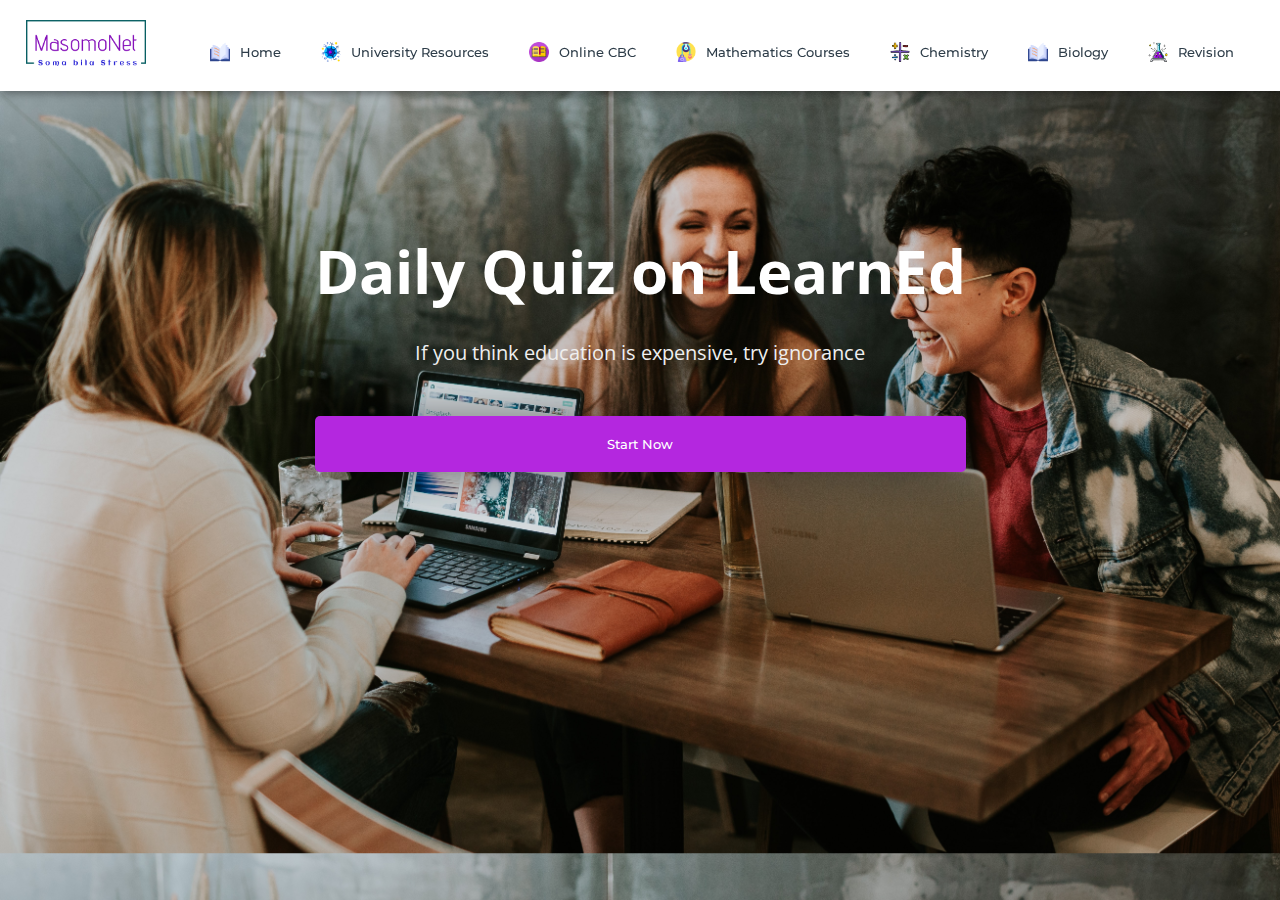
<file: subjects/quiz.html>
<!DOCTYPE html>
<html>
<head>
	<link rel="shortcut icon" type="png" href="../images/icon/favicon.png">
	<title>Quiz on LearnEd</title>
	<link rel="stylesheet" type="text/css" href="quizStyle.css">
	<script type="text/javascript" src="../script.js"></script>
</head>
<body>
	
<!-- NAVIGATION -->
	<header>
		<div class="nav" id="nav">
			<div id="learned-logo">
			<img src="../images/icon/logo.png" style="width: 120px;"></a></div>
			<div class="switch-tab" id="switch-tab" onclick="switchTAB()"><img src="../images/icon/menu.png"></div>
			<ul id="list-switch">
				
				<li><a href="../index.html"><img src="../images/courses/algo.png" class="icon">Home</a></li>
				<li><a href="jee.html"><img src="../images/courses/d1.png" class="icon">University Resources</a></li>
				<li><a href="gate.html"><img src="../images/courses/paper.png" class="icon">Online CBC</a></li>
				<li><a href="computer_courses.html"><img src="../images/courses/computer.png" class="icon">Mathematics Courses</a></li>
				<li><a href="computer_courses.html#data"><img src="../images/courses/data.png" class="icon">Chemistry </a></li>
				<li><a href="computer_courses.html#algo"><img src="../images/courses/algo.png" class="icon">Biology</a></li>
				<li><a href="computer_courses.html#projects"><img src="../images/courses/projects.png" class="icon">Revision</a></li>
			</ul>
			<div class="search" id="search-switch">
				<input type="search" placeholder="Search" class="srch"><button id="srchbtn"><img src="../images/icon/search.png"></button>
			</div>
		</div>
	</header>
	

<!-- MAIN Heading of Page -->
	<div class="title" id="title">
		<span>Daily Quiz on LearnEd</span>
		<div class="shortdesc"><br>
			<p>If you think education is expensive, try ignorance</p>
		</div>
		<button onclick="startquiz()">Start Now</button>
	</div>


<div class="panel" id="panel">
	
	<div class="left-side" id="left">
		<ul>
			<li onclick="quizt(1)">HOME</li>
			<li onclick="quizt(2)">JEE Mains</li>
			<li onclick="quizt(3)">JEE Advanced</li>
			<li onclick="quizt(4)">GATE</li>
			<li onclick="quizt(5)">C/C++</li>
			<li onclick="quizt(6)">Java</li>
			<li onclick="quizt(7)">Python</li>
			<li onclick="quizt(8)">JavaScript</li>
			<li onclick="quizt(9)">Data Structures</li>
			<li onclick="quizt(10)">Algorithm</li>
			<li onclick="quizt(11)">Interview Questions</li>
		</ul>
	</div>

	<div class="right-side" id="right">
		<div id="quiz-container">
			
			<div id="f1"><div class="quiz-frame main-frame"></div></div>

			<div id="f2"><iframe class="quiz-frame" src="https://docs.google.com/forms/d/e/1FAIpQLSe3hXLPuiQGqj1n3IeeAzM8YLNpgJIIk_zfteoEdWka4X3wxQ/viewform?embedded=true" frameborder="0" marginheight="0" marginwidth="0">Loading…</iframe></div>
			
			<div id="f3"><iframe class="quiz-frame" src="https://docs.google.com/forms/d/e/1FAIpQLSeVTLsd_AqZGpbIMnZRm20OKrjjiYSirWBjfCHpWtAsMQU--g/viewform?embedded=true" frameborder="0" marginheight="0" marginwidth="0">Loading…</iframe></div>
			
			<div id="f4"><iframe class="quiz-frame" src="https://docs.google.com/forms/d/e/1FAIpQLSdjSKZhQp5jqqR34zD_uWMtgXr18F9pdK6YqcafLSP6J7VZjw/viewform?embedded=true" frameborder="0" marginheight="0" marginwidth="0">Loading…</iframe></div>

			<div id="f5"><iframe class="quiz-frame" src="https://docs.google.com/forms/d/e/1FAIpQLSe1xs1-41MAbLN7KkXrJwtGdbl5ydxe_vX_nmFRjf6c0wtYkA/viewform?embedded=true"  frameborder="0" marginheight="0" marginwidth="0">Loading…</iframe></iframe></div>
			
			<div id="f6"><iframe class="quiz-frame" src="https://docs.google.com/forms/d/e/1FAIpQLSdHFDm_BakVxro_zJI78OF2OLJpXgDzzaAVMHD9hptWlXBSpA/viewform?embedded=true" frameborder="0" marginheight="0" marginwidth="0">Loading…</iframe></div>
			
			<div id="f7"><iframe class="quiz-frame" src="https://docs.google.com/forms/d/e/1FAIpQLSdgD7yFEJtqpkImDiLAaQ7w9VcsO688gr1V3Gl7FqwM5yXtWQ/viewform?embedded=true" frameborder="0" marginheight="0" marginwidth="0">Loading…</iframe></div>

			<div id="f8"><iframe class="quiz-frame" src="https://docs.google.com/forms/d/e/1FAIpQLSchDBnai_Aup7YFJQegg4z-qoB338p010VgZRxBYDT17xoRew/viewform?embedded=true" frameborder="0" marginheight="0" marginwidth="0">Loading…</iframe></div>

			<div id="f9"><iframe class="quiz-frame" src="https://docs.google.com/forms/d/e/1FAIpQLSfY5oIAz4R9Ty-LBpx7h4th6OJ0-RkrxIlLslRV4NjwwW8_uw/viewform?embedded=true" frameborder="0" marginheight="0" marginwidth="0">Loading…</iframe></div>
			
			<div id="f10"><iframe class="quiz-frame" src="https://docs.google.com/forms/d/e/1FAIpQLSflwS89sG7H98J9vFgFqJgsKaZ5gpq3yUlOiW3up7RQQ-qRnw/viewform?embedded=true" frameborder="0" marginheight="0" marginwidth="0">Loading…</iframe></div>

		</div>
	</div>

</div>

	<script type="text/javascript" src="../script.js"></script>
</body>
</html>
</file>
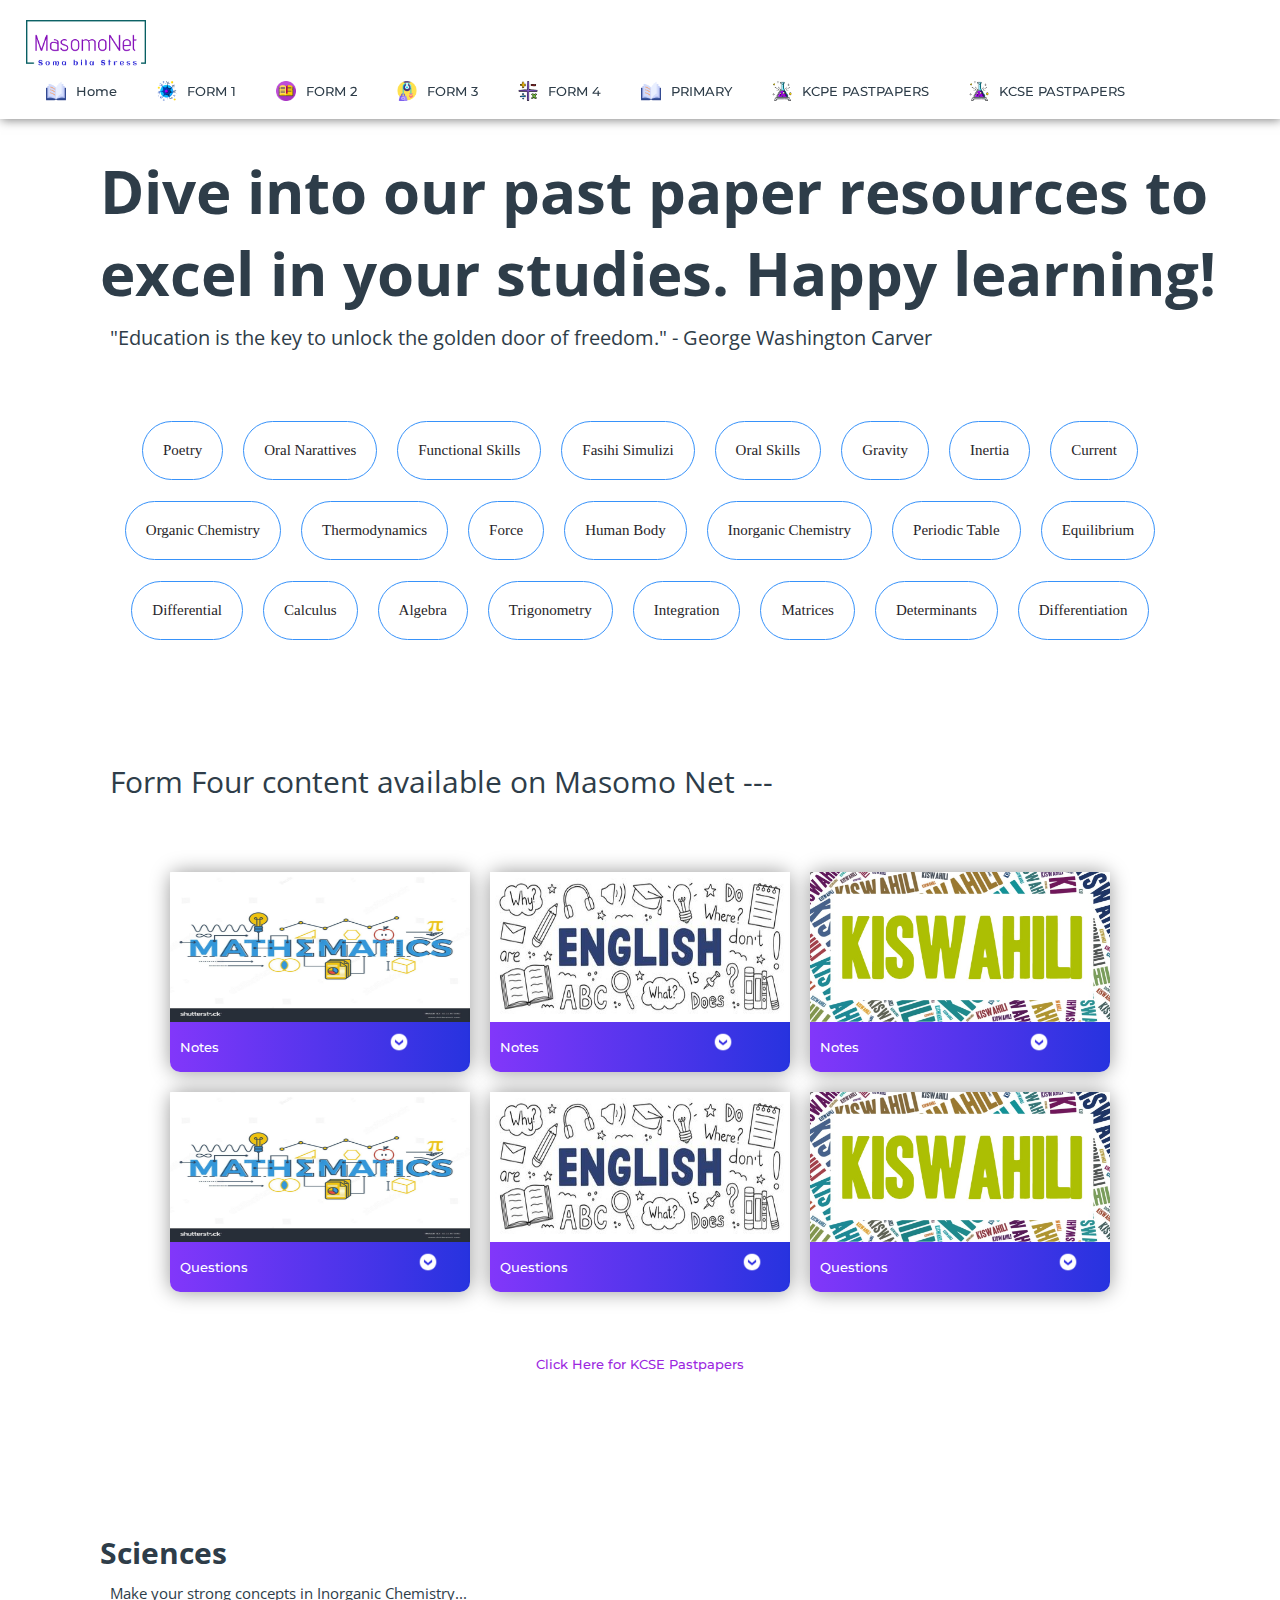
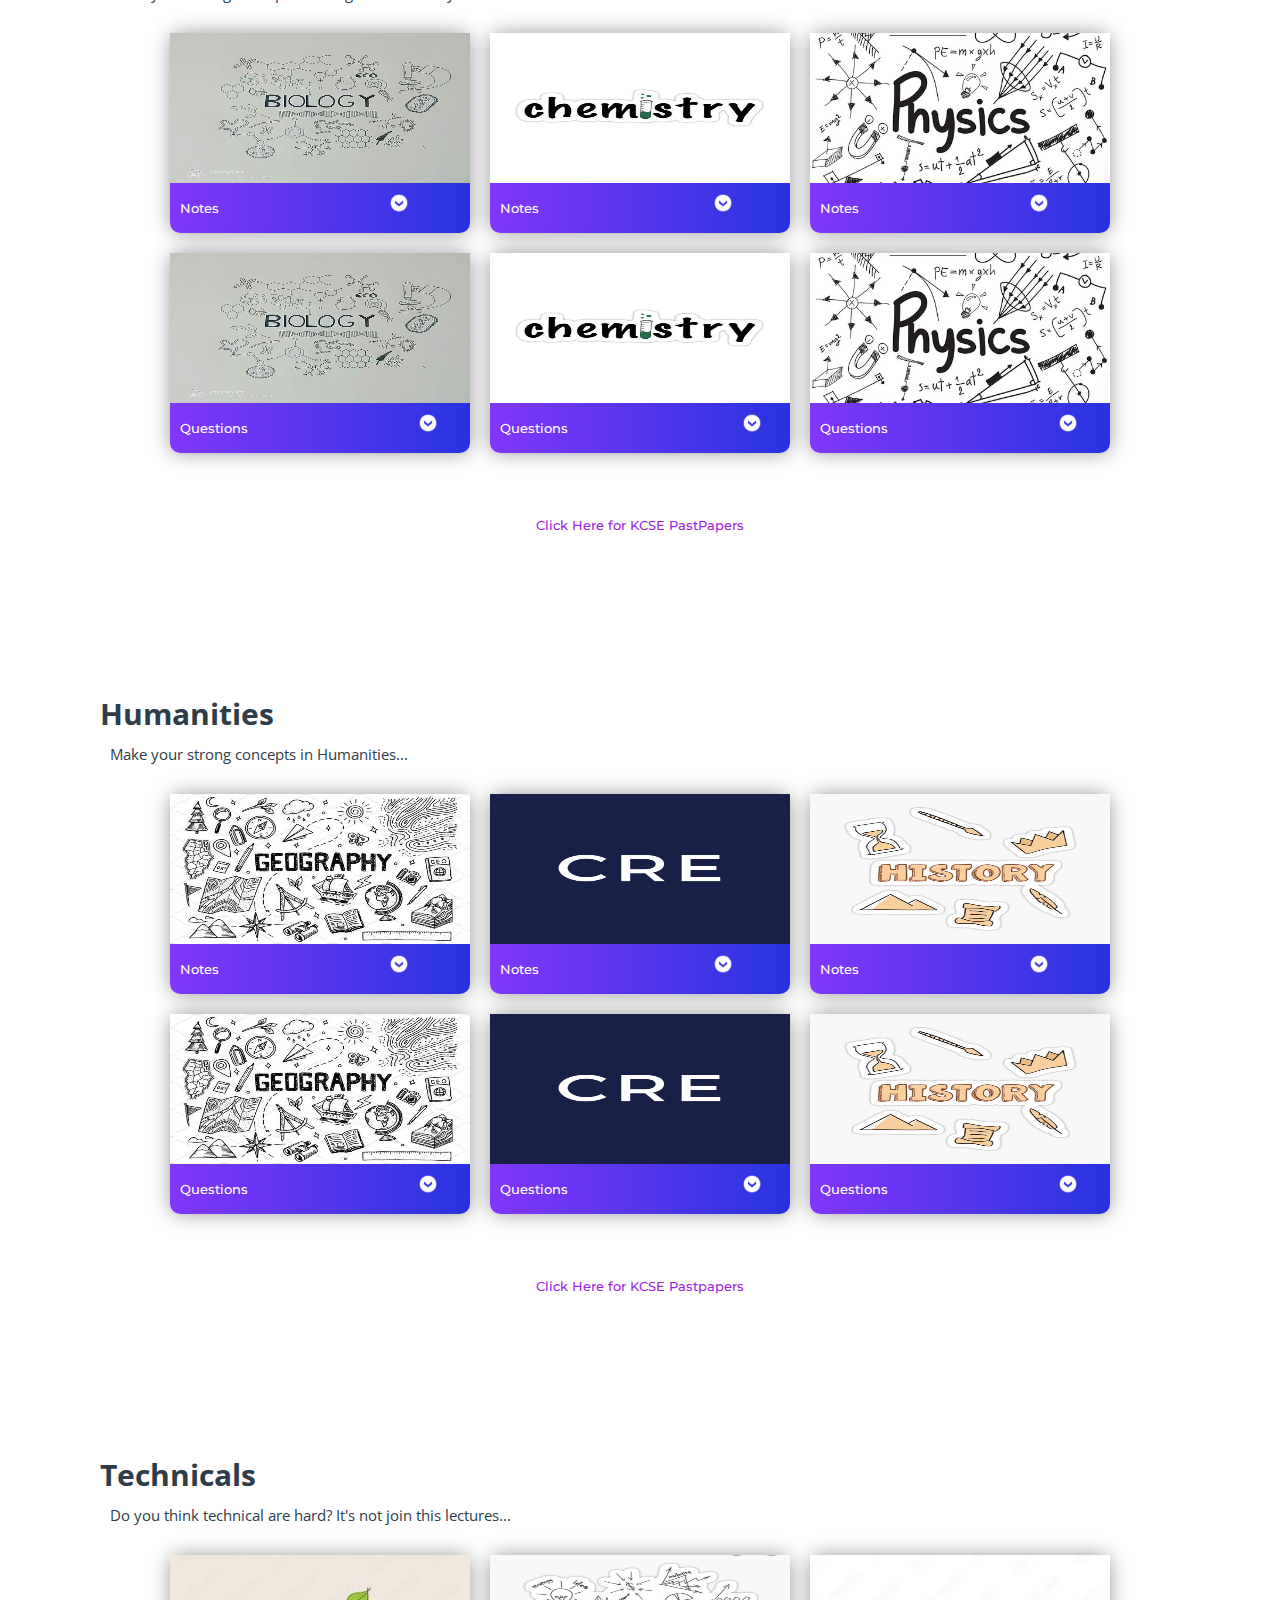
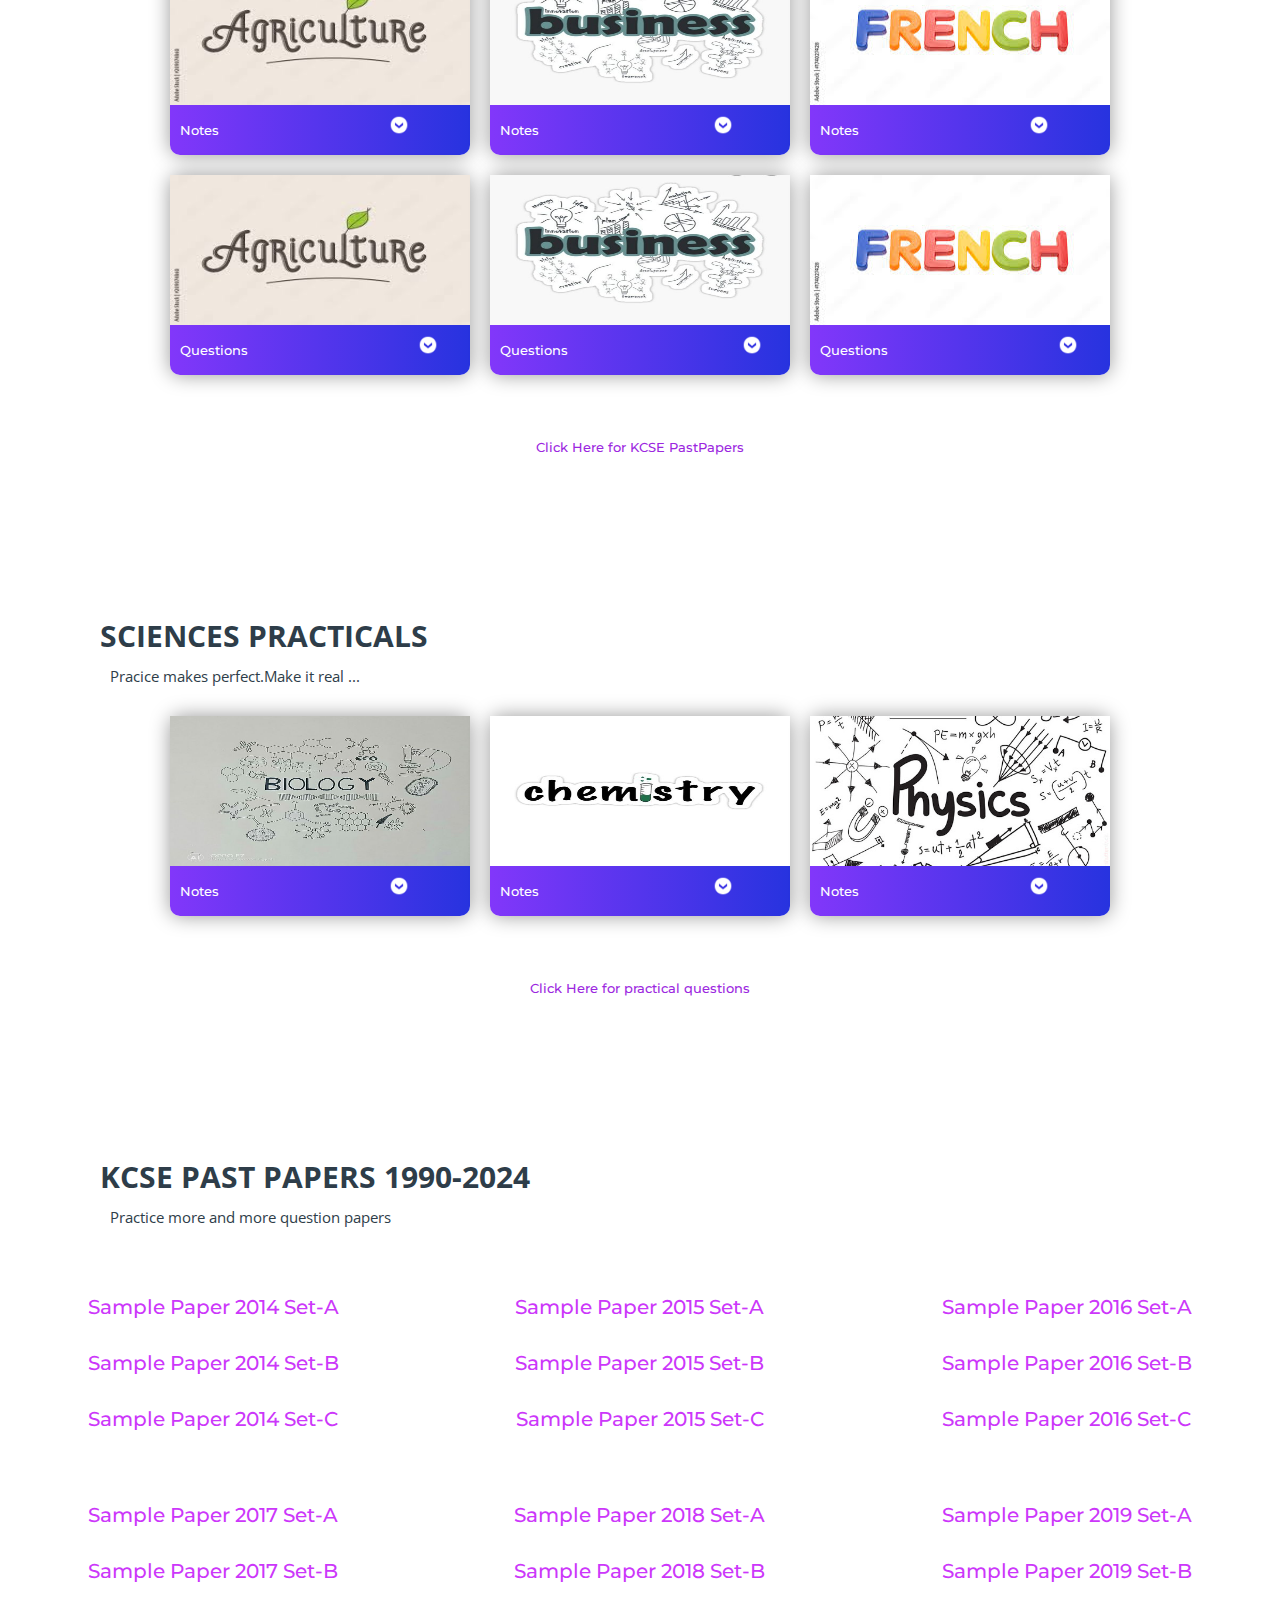
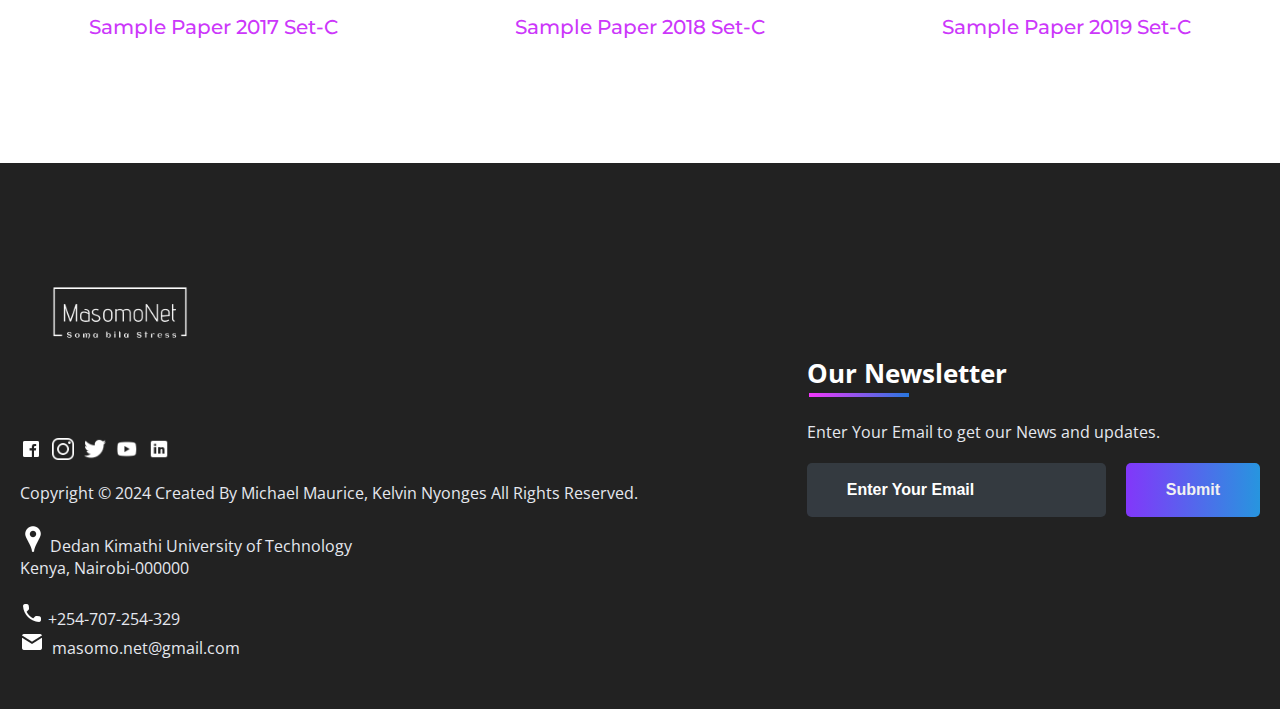
<file: subjects/Untitled-1.html>
<!--form 4-->
<!DOCTYPE html>
<html>
<head>
	<link rel="shortcut icon" type="png" href="../images/icon/favicon.png">
	<title>FORM 4</title>
	<link rel="stylesheet" type="text/css" href="subjects.css">
	<script type="text/javascript" src="../script.js"></script>
</head>
<body>

<!-- NAVIGATION -->
	<header>
		<div class="nav" id="nav">
			<div id="learned-logo">
				<img src="../images/icon/logo.png" style="width: 120px;"></a></div>
			<div class="switch-tab" id="switch-tab" onclick="switchTAB()"><img src="../images/icon/menu.png"></div>
			<ul id="list-switch">

				<li><a href="../index.html"><img src="../images/courses/algo.png" class="icon">Home</a></li>
				<li><a href="jee.html"><img src="../images/courses/d1.png" class="icon">FORM 1</a></li>
				<li><a href="gate.html"><img src="../images/courses/paper.png" class="icon">FORM 2</a></li>
				<li><a href="computer_courses.html"><img src="../images/courses/computer.png" class="icon">FORM 3</a></li>
				<li><a href="#"><img src="../images/courses/data.png" class="icon">FORM 4</a></li>
				<li><a href="primary.html"><img src="../images/courses/algo.png" class="icon">PRIMARY</a></li>
				<li><a href="#"><img src="../images/courses/projects.png" class="icon">KCPE PASTPAPERS</a></li>
				<li><a href="#"><img src="../images/courses/projects.png" class="icon">KCSE PASTPAPERS</a></li>
			</ul>
			<div class="search" id="search-switch">
				<input type="text" placeholder="Search" class="srch"><button id="srchbtn"><img src="../images/icon/search.png"></button>
			</div>
		</div>
	</header>


<!-- Main Title of the Page -->
	<div class="title">
		<span>Dive into our past paper resources to excel in your studies.
			Happy learning!</span>
		<div class="shortdesc">
			<p>"Education is the key to unlock the golden door of freedom." - George Washington Carver</p>
		</div>
	</div>

<!-- Quick Links -->
<div class="course">
	<div class="cbox">
	<div class="det"><a href="../samplePapers/p6.pdf" target="_blank">Poetry</a></div>
	<div class="det"><a href="../samplePapers/p5.pdf" target="_blank">Oral Narattives</a></div>
	<div class="det"><a href="#" target="">Functional Skills</a></div>
	<div class="det"><a href="#" target="">Fasihi Simulizi</a></div>
	<div class="det"><a href="#" target="">Oral Skills</a></div>
	<div class="det"><a href="#" target="">Gravity</a></div>
	<div class="det"><a href="#" target="">Inertia</a></div>
	<div class="det"><a href="#" target="">Current</a></div>
	</div>
	<div class="cbox">
	<div class="det"><a href="#">Organic Chemistry</a></div>
	<div class="det"><a href="#" target="">Thermodynamics</a></div>
	<div class="det"><a href="#" target="">Force</a></div>
	<div class="det"><a href="#">Human Body</a></div>
	<div class="det"><a href="#">Inorganic Chemistry</a></div>
	<div class="det"><a href="#" target="">Periodic Table</a></div>
	<!--<div class="det"><a href="https://en.wikipedia.org/wiki/Periodic_table" target="_blank">Periodic Table</a></div>-->
	<div class="det"><a href="#math" target="">Equilibrium</a></div>
	</div>
	<div class="cbox">
	<div class="det"><a href="#math">Differential</a></div>
	<div class="det"><a href="#math">Calculus</a></div>
	<div class="det"><a href="#math">Algebra</a></div>
	<div class="det"><a href="#math">Trigonometry</a></div>
	<div class="det"><a href="#math">Integration</a></div>
	<div class="det"><a href="#math">Matrices</a></div>
	<div class="det"><a href="#math">Determinants</a></div>
	<div class="det"><a href="#math">Differentiation</a></div>
	</div>
</div>


<!-- Courses Available -->
	<div class="inbt">
		Form Four content available on Masomo Net ---
	</div>

	<div class="ccard">
		<center>
			<!--Mathematics-->
			<div class="ccardbox">
				<div class="dcard">
					<div class="fpart"><img src="../images/courses/maths.jpg"></div>
					<a href="../samplePapers/MATHS_FORM_1_NOTES_updated.pdf"><div class="spart">Notes<img src="../images/icon/dropdown.png"></div></a>
				</div>
				<!--English notes-->
				<div class="dcard">
					<div class="fpart"><img src="../images/courses/english.jpg"></div>
					<a href="../samplePapers/FORM-1-ENGLISH-SIMPLIFIED NOTES.pdf"><div class="spart">Notes <img src="../images/icon/dropdown.png"></div></a>
				</div>
				<!--Kiswahili Notes-->
				<div class="dcard">
					<div class="fpart"><img src="../images/courses/kiswahili.jpg"></div>
					<a href="../samplePapers/FORM-1-ENGLISH-SIMPLIFIED NOTES.pdf"><div class="spart">Notes<img src="../images/icon/dropdown.png"></div></a>
				</div>
			</div>
			<!--Maths pp-->
			<div class="ccardbox">
				<div class="dcard">
					<div class="fpart"><img src="../images/courses/maths.jpg"></div>
					<a href="#"><div class="spart">Questions<img src="../images/icon/dropdown.png"></div></a>
				</div>
				<!--Eng pp-->
				<div class="dcard">
					<div class="fpart"><img src="../images/courses/english.jpg"></div>
					<a href="#"><div class="spart">Questions <img src="../images/icon/dropdown.png"></div></a>
				</div>
				<!--Kiswahili pastpapers-->
				<div class="dcard">
					<div class="fpart"><img src="../images/courses/kiswahili.jpg"></div>
					<a href="#"><div class="spart">Questions<img src="../images/icon/dropdown.png"></div></a>
				</div>
			</div>
		</center>
		</div>
		<br><br>
		<div class="click-me">
			<a href="" target="">Click Here for KCSE Pastpapers</a>
		</div>


	<!-- SCIENCES-->

	<div class="title2" id="inorganic">
		<span>Sciences</span>
		<div class="shortdesc2">
			<p>Make your strong concepts in Inorganic Chemistry...</p>
		</div>
	</div>
	<center>
		<!--bio-->
		<div class="ccardbox">
			<div class="dcard">
				<div class="fpart"><img src="../images/courses/biology.jpg"></div>
				<a href="../samplePapers/NEW_FORM_1_BIOLOGY_NOTES.pdf"><div class="spart">Notes<img src="../images/icon/dropdown.png"></div></a>
			</div>
			<!--chem notes-->
			<div class="dcard">
				<div class="fpart"><img src="../images/courses/chemistry.jpg"></div>
				<a href="../samplePapers/KCSE FORM 1 CHEMISTRY NOTES.pdf"><div class="spart">Notes <img src="../images/icon/dropdown.png"></div></a>
			</div>
			<!--phyc Notes-->
			<div class="dcard">
				<div class="fpart"><img src="../images/courses/physics.jpg"></div>
				<a href="../samplePapers/Form 1 Physics Handbook.pdf"><div class="spart">Notes<img src="../images/icon/dropdown.png"></div></a>
			</div>
		</div>
		<!--bio pp-->
		<div class="ccardbox">
			<div class="dcard">
				<div class="fpart"><img src="../images/courses/biology.jpg"></div>
				<a href="#"><div class="spart">Questions<img src="../images/icon/dropdown.png"></div></a>
			</div>
			<!--chem pp-->
			<div class="dcard">
				<div class="fpart"><img src="../images/courses/chemistry.jpg"></div>
				<a href="#"><div class="spart">Questions <img src="../images/icon/dropdown.png"></div></a>
			</div>
			<!--physics pastpapers-->
			<div class="dcard">
				<div class="fpart"><img src="../images/courses/physics.jpg"></div>
				<a href="#"><div class="spart">Questions<img src="../images/icon/dropdown.png"></div></a>
			</div>
		</div>
	</center>
<br><br>
	<div class="click-me">
		<a href="" target="">Click Here for KCSE PastPapers</a>
	</div>


<!-- HUMANITIES -->

<div class="title2" id="physical">
	<span>Humanities</span>
	<div class="shortdesc2">
		<p>Make your strong concepts in Humanities...</p>
	</div>
</div>


	<center>
		<!--geog-->
		<div class="ccardbox">
			<div class="dcard">
				<div class="fpart"><img src="../images/courses/geography.jpg"></div>
				<a href="../samplePapers/geography notes form 1.pdf"><div class="spart">Notes<img src="../images/icon/dropdown.png"></div></a>
			</div>
			<!--cre notes-->
			<div class="dcard">
				<div class="fpart"><img src="../images/courses/CRE.png"></div>
				<a href="../samplePapers/geography notes form 1.pdf"><div class="spart">Notes <img src="../images/icon/dropdown.png"></div></a>
			</div>
			<!--history Notes-->
			<div class="dcard">
				<div class="fpart"><img src="../images/courses/history.jpg"></div>
				<a href="../samplePapers/geography notes form 1.pdf"><div class="spart">Notes<img src="../images/icon/dropdown.png"></div></a>
			</div>
		</div>
		<!--geog pp-->
		<div class="ccardbox">
			<div class="dcard">
				<div class="fpart"><img src="../images/courses/geography.jpg"></div>
				<a href="#"><div class="spart">Questions<img src="../images/icon/dropdown.png"></div></a>
			</div>
			<!--cre pp-->
			<div class="dcard">
				<div class="fpart"><img src="../images/courses/CRE.png"></div>
				<a href="#"><div class="spart">Questions <img src="../images/icon/dropdown.png"></div></a>
			</div>
			<!--hist pastpapers-->
			<div class="dcard">
				<div class="fpart"><img src="../images/courses/history.jpg"></div>
				<a href="#"><div class="spart">Questions<img src="../images/icon/dropdown.png"></div></a>
			</div>
		</div>
	</center>
<br><br>
	<div class="click-me">
		<a href="" target="">Click Here for KCSE Pastpapers</a>
	</div>


<!-- TECHNICALS -->

<div class="title2" id="physics">
	<span>Technicals</span>
	<div class="shortdesc2">
		<p>Do you think technical are hard? It's not join this lectures...</p>
	</div>
</div>
<center>
	<!--agric-->
	<div class="ccardbox">
		<div class="dcard">
			<div class="fpart"><img src="../images/courses/agric.jpeg"></div>
			<a href="../samplePapers/FORM_1_COMPUTER SIMPLIFIED.pdf"><div class="spart">Notes<img src="../images/icon/dropdown.png"></div></a>
		</div>
		<!--b/s studies notes-->
		<div class="dcard">
			<div class="fpart"><img src="../images/courses/business.jpg"></div>
			<a href="../samplePapers/FORM_1_BUSINESS NOTES LATEST..pdf"><div class="spart">Notes <img src="../images/icon/dropdown.png"></div></a>
		</div>
		<!--french Notes-->
		<div class="dcard">
			<div class="fpart"><img src="../images/courses/french.jpeg"></div>
			<a href="../samplePapers/FORM_1_COMPUTER SIMPLIFIED.pdf"><div class="spart">Notes<img src="../images/icon/dropdown.png"></div></a>
		</div>
	</div>
	<!--agric-->
	<div class="ccardbox">
		<div class="dcard">
			<div class="fpart"><img src="../images/courses/agric.jpeg"></div>
			<a href="../samplePapers/FORM_1_COMPUTER SIMPLIFIED.pdf"><div class="spart">Questions<img src="../images/icon/dropdown.png"></div></a>
		</div>
		<!--b/s studies pp-->
		<div class="dcard">
			<div class="fpart"><img src="../images/courses/business.jpg"></div>
			<a href="../samplePapers/FORM_1_BUSINESS NOTES LATEST..pdf"><div class="spart">Questions <img src="../images/icon/dropdown.png"></div></a>
		</div>
		<!--french pastpapers-->
		<div class="dcard">
			<div class="fpart"><img src="../images/courses/french.jpeg"></div>
			<a href="../samplePapers/FORM_1_COMPUTER SIMPLIFIED.pdf"><div class="spart">Questions<img src="../images/icon/dropdown.png"></div></a>
		</div>
	</div>
</center>
<br><br>
<div class="click-me">
	<a href="" target="">Click Here for KCSE PastPapers</a>
</div>


<!-- PRACTICALS -->

<div class="title2" id="physics">
	<span>SCIENCES PRACTICALS</span>
	<div class="shortdesc2">
		<p>Pracice makes perfect.Make it real ...</p>
	</div>
</div>
<center>
	<!--bio-->
	<div class="ccardbox">
		<div class="dcard">
			<div class="fpart"><img src="../images/courses/biology.jpg"></div>
			<a href="../samplePapers/MATHS_FORM_1_NOTES_updated.pdf"><div class="spart">Notes<img src="../images/icon/dropdown.png"></div></a>
		</div>
		<!--chem notes-->
		<div class="dcard">
			<div class="fpart"><img src="../images/courses/chemistry.jpg"></div>
			<a href="../samplePapers/NEW_FORM_1_BIOLOGY_NOTES.pdf"><div class="spart">Notes <img src="../images/icon/dropdown.png"></div></a>
		</div>
		<!--phyc Notes-->
		<div class="dcard">
			<div class="fpart"><img src="../images/courses/physics.jpg"></div>
			<a href="../samplePapers/FORM-1-ENGLISH-SIMPLIFIED NOTES.pdf"><div class="spart">Notes<img src="../images/icon/dropdown.png"></div></a>
		</div>
	</div>
	
</center>
<br><br>
<div class="click-me">
	<a href="#" target="">Click Here for practical questions</a>
	<!--<a href="#" target="_blank">Click Here for practical questions</a>-->
</div>



<!-- SAMPLE PAPERS -->
<div class="title2" id="sample_papers">
	<span>KCSE PAST PAPERS 1990-2024</span>
	<div class="shortdesc2">
		<p>Practice more and more question papers</p>
	</div>
</div>

<div class="sample">
	<ul>
		<li><a href="../samplePapers/p5.pdf" >Sample Paper 2014 Set-A</a></li>
		<li><a href="../samplePapers/p5.pdf" >Sample Paper 2014 Set-B</a></li>
		<li><a href="../samplePapers/p5.pdf" >Sample Paper 2014 Set-C</a></li>
	</ul>
	<ul>
		<li><a href="../samplePapers/p5.pdf" target="_blank">Sample Paper 2015 Set-A</a></li>
		<li><a href="../samplePapers/p5.pdf" target="_blank">Sample Paper 2015 Set-B</a></li>
		<li><a href="../samplePapers/p5.pdf" target="_blank">Sample Paper 2015 Set-C</a></li>
	</ul>
	<ul>
		<li><a href="../samplePapers/p5.pdf" target="_blank">Sample Paper 2016 Set-A</a></li>
		<li><a href="../samplePapers/p5.pdf" target="_blank">Sample Paper 2016 Set-B</a></li>
		<li><a href="../samplePapers/p5.pdf" target="_blank">Sample Paper 2016 Set-C</a></li>
	</ul>
</div>
<div class="sample lastSample">
	<ul>
		<li><a href="../samplePapers/p5.pdf" target="_blank">Sample Paper 2017 Set-A</a></li>
		<li><a href="../samplePapers/p5.pdf" target="_blank">Sample Paper 2017 Set-B</a></li>
		<li><a href="../samplePapers/p5.pdf" target="_blank">Sample Paper 2017 Set-C</a></li>
	</ul>
	<ul>
		<li><a href="../samplePapers/p5.pdf" target="_blank">Sample Paper 2018 Set-A</a></li>
		<li><a href="../samplePapers/p5.pdf" target="_blank">Sample Paper 2018 Set-B</a></li>
		<li><a href="../samplePapers/p5.pdf" target="_blank">Sample Paper 2018 Set-C</a></li>
	</ul>
	<ul>
		<li><a href="../samplePapers/p5.pdf" target="_blank">Sample Paper 2019 Set-A</a></li>
		<li><a href="../samplePapers/p5.pdf" target="_blank">Sample Paper 2019 Set-B</a></li>
		<li><a href="../samplePapers/p5.pdf" target="_blank">Sample Paper 2019 Set-C</a></li>
	</ul>
</div>


<!-- FOOTER -->

<footer>
	<div class="footer-container">
		<div class="left-col">
			<img src="../images/icon/logobg.png" style="width: 200px;">
			<div class="logo"></div>
			<div class="social-media">
				<a href="#"><img src="../images/icon\fb.png"></a>
				<a href="#"><img src="../images/icon\insta.png"></a>
				<a href="#"><img src="../images/icon\tt.png"></a>
				<a href="#"><img src="../images/icon\ytube.png"></a>
				<a href="#"><img src="../images/icon\linkedin.png"></a>
			</div><br><br>
			<p class="rights-text">Copyright © 2024 Created By Michael Maurice, Kelvin Nyonges All Rights Reserved.</p>
			<br><p><img src="../images/icon/location.png"> Dedan Kimathi University of Technology<br>Kenya, Nairobi-000000</p><br>
			<p><img src="../images/icon/phone.png"> +254-707-254-329<br><img src="../images/icon/mail.png">&nbsp; masomo.net@gmail.com</p>
		</div>
		<div class="right-col">
			<h1 style="color: #fff">Our Newsletter</h1>
			<div class="border"></div><br>
			<p>Enter Your Email to get our News and updates.</p>
			<form class="newsletter-form">
				<input class="txtb" type="email" placeholder="Enter Your Email">
				<input class="btn" type="submit" value="Submit">
			</form>
		</div>
	</div>
</footer>


</body>
</html>
</file>
<file: style.css>
@import url('https://fonts.googleapis.com/css?family=Montserrat:500&display=swap');
@import url('https://fonts.googleapis.com/css?family=Dancing+Script&display=swap');
@import url('https://fonts.googleapis.com/css?family=Open+Sans&display=swap');

* {
	box-sizing: border-box;
	margin: 0;
	padding: 0;
}

html {
	scroll-behavior: smooth;
}
body {
	background: #FFF;
	font-family: 'Open Sans', sans-serif;
}

header {
	height: 90vh;
	/* background: #000; */
}
.black {
	box-shadow: 0 2px 10px rgba(0, 0, 0, 0.5);
}
nav {
	padding-top: 20px;
	padding-bottom: 20px;
	top: 0;
	position: fixed;
	display: flex;
	width: 100%;
	z-index: 1000;
	background: #fff;
	justify-content: space-around;
	transition: 1.5s;
	align-items: center;
}
nav ul {
	display: flex;
	align-items: center;
}
nav ul li {
	list-style: none;
	margin: 5px 10px;
}
nav ul li a {
	padding: 2px 10px;
	color: #2e2e2e;
	cursor: pointer;
	transition: .5s;
	text-decoration: none;
}
nav ul li a:hover {
	color: #fff;
	border-radius: 5px;
	background: #ba27df;
}
.active {
	color: #fff;
	border-radius: 5px;
	background: #d927df;
}
.srch {
	padding: 2px 10px;
	display: flex;
	/* align-items: center; */
	justify-content: center;
	/* background: #0066ff; */
	border: 1px solid;
	border-radius: 20px;
}
.srch img {
	width: 25px;
	cursor: pointer;
}
.srch .search {
	/* padding: 2px 10px; */
	outline: none;
	border: none;
	background: transparent;
}

.get-started {
	margin-left: 50px;
	padding: 5px 20px;
	border: 2px solid #ba27df;
	border-radius: 20px;
	text-decoration: none;
	
	transition: .5s;
	background-color: #ba27df;
	color: #fff;
}
.get-started:hover {
	color: #2e2e2e;
	background: #fff;
}
.logo img{
	width: 120px;
	cursor: pointer;
	transition: all 1s;
}

a, button {
	float: left;
	font-family: "Montserrat", sans-serif;
	font-weight: 500;
	font-size: 15px;
	color: #2E3D49;
	display: block;
	text-decoration: none;
	text-align: center;
}
.head-container {
	margin-top: 245px;
	display: flex;
	flex-wrap: wrap;
	align-items: center;
	justify-content: space-around;
}
.quote {
	width: 600px;
	transform: translateY(-50px);
}
.quote h5 {
	margin-top: 20px;
	color: #0009;
	line-height: 20px;
}
.quote p {
	font-size: 50px;
	color: #2e2e2e;
}
.quote .play {
	margin-top: 20px;
	display: flex;
	/* justify-content: center; */
	align-items: center;
}
.quote .play img {
	width: 45px;
	cursor: pointer;
	filter: drop-shadow(0 0 10px #0002);
}
.quote .play span a{
	margin-left: 10px;
	font-size: 20px;
	font-weight: 900;
	color: rgba(0, 0, 0, 0.8);
	cursor: pointer;
}
.svg-image img{
	width: 500px;
	filter: drop-shadow(0 20px 10px rgba(0,0,0,0.2));
}

/* SIDE MENU */
.menu {
	cursor: pointer;
	width: 25px;
	display: none;
}
.side-menu {
	width: 100%;
	height: 100%;
	background: rgba(127, 33, 182, 0.993);
	position: absolute;
	top: 0;
	transition: .8s;
	z-index: 2000;
	transform: translateX(-100%);
}
.side-menu ul {
	margin-top: 35%;
	display: flex;
	flex-direction: column;
	justify-content: center;
	/* background: #FA4B37; */
}
.side-menu ul li {
	list-style: none;
	/* background: #009900; */
	display: flex;
	justify-content: center;
	align-items: center;
	/* border-bottom: 1px solid #fff; */
	/* padding: 10px 0px; */
}
.side-menu ul li:hover a{
	background: #fff;
	color: #d027df;
}
.side-menu ul li a{
	color: #FFF;
	width: 100%;
	font-size: 1em;
	/* background: #2E3D49; */
	text-decoration: none;
	padding: 15px 0px;
}
.close img{
	float: right;
	width: 35px;
	cursor: pointer;
	margin: 10px;
}
.user {
	display: flex;
	justify-content: center;
	align-items: center;
	margin-top: 10%;
}
.user img {
	width: 60px;
	border-radius: 50%;
	border: 2px solid #fff;
	filter: drop-shadow(0 10px 20px #0004);
	margin-right: 30px;
	cursor: pointer;
}
.user p {
	color: #fff;
	cursor: pointer;
}
.user img, .user p {
	opacity: 1;
}
/*Common things in all sections*/
#about_section, #portfolio_section, #team_section, #services_section, #contactus_section {
	font-family: 'Open Sans', sans-serif;
	color: #2E3D49;
	position: relative;
}
.diffSection {
	width: 100%;
	/*position: relative;*/
	justify-content: center;
	align-items: center;
}
.diffSection .content {
	margin: 10px;
	text-align: center;
	padding: 10px 100px;
	font-size: 1.1em;
}

/*PORTFOLIO*/
.extra {
	width: 100%;
}
.extra p {
	padding: 30px;
	padding-bottom: 150px;
	font-size: 50px;
	text-align: center;
	color: #fff;
	background-image: linear-gradient(rgba(0,0,0,0),rgba(0,0,0,0.7)),url("images/extra/b1.jpg");
	background-size: cover;
	background-attachment: fixed;
	font-family: cursive;
	z-index: -9;
}
.smbox {
	display: flex;
	flex-wrap: wrap;
	transform: translateY(-100px);
	justify-content: center;
}
.smbox span {
	margin: 1%;
	background: #fff;
	box-shadow: inset 0px 0px 25px rgba(0,0,0,0.2),
						0 0 40px rgba(0,0,0,0.3);
	border-radius: 10px;
	padding: 30px 50px;
	cursor: pointer;
}
.smbox span:hover {
	transform: scale(1.3);
	transition: .5s ease;
}
.smbox .data {
	font-size: 80px;
	color: #9a46fa;	
}
.smbox .det {
	font-size: 20px;
	color: #272529;
	font-family: cursive;
}

/*Title*/
.title {
	 margin-top: 0px; 
	font-family: 'Open Sans', sans-serif;
	font-size: 30px;
	text-align: center;
	color: #2E3D49;
}

/*ABOUT*/
.about-content {
	width: 100%;
	position: relative;
	justify-content: center;
	flex-wrap: wrap;
	display: flex;
	align-items: center;
}
.about-content .side-text {
	width: 550px;
	padding: 50px 40px;
	background: #fff;
	box-shadow: 2px 0 100px rgba(0,0,0,0.3);
	border-radius: 5px;
	text-align: justify;
	line-height: 22px;
	opacity: 0;
	transform: translateX(-100px);
	transition: 1s ease-in-out;
}
.about-content .side-text-appear {
	opacity: 1;
	transform: translateX(0px);
}
.about-content .side-text h2 {
	padding: 10px;
}
.about-content .side-text p {
	padding: 10px;
}
.about-content .side-image img {
	width: 90%;
	border-radius: 5px;
}
.sideImage {
	transform: translateX(100px);
	opacity: 0;
	transition: .8s ease-in-out;
}
.sideImage-appear {
	opacity: 1;
	transform: translateX(0px);
}

/*POPULAR SUBJECTS*/
.cbox {
	position: relative;
	width: 100%;
	display: inline-flex;
	flex-wrap: wrap;
	justify-content: center;
}
.cbox .det {
	width: 250px;
	height: 80px;
	margin: 10px;
	background: #fff;
	cursor: pointer;
}
.cbox .det a{
	justify-content: space-around;
	width: 250px;
	padding: 28px;
	border-radius: 10px;
	border: 1px solid #9c37fa;
	font-size: 15px;
	color: #272529;
	font-family: cursive;
	text-decoration: none;
}
.cbox .det a:hover {
	background: linear-gradient(to right, #ea37fa, #9527df);
	color: white;
}
.cbox .det a:hover img{
	filter: brightness(100);
}
.cbox img {
	width: 20px;
	margin-right: 20px;
}

/*TEAM SECTION*/
.totalcard {
	width: 100%;
	display: flex;
	flex-wrap: wrap;
	align-items: center;
	justify-content: center;
	margin-bottom: 50px;
}
.totalcard .card {
	margin: 50px;
	width: 300px;
	border-radius: 10px;
	background: #fff;
}
.totalcard .card{
	box-shadow: inset 0 0 10px rgba(0,0,0,0.4),
					0 0 10px rgba(0,0,0,0.3);
}
.card:nth-child(1){
	border-top: 5px solid rgb(0, 128, 128);
}
.card:nth-child(2){
	border-top: 5px solid blue;
}
.card:nth-child(1):hover {
	box-shadow: inset 0px 0px 10px rgba(0, 255, 213, 0.5),
				1px 1px 30px rgba(0, 255, 221, 0.5);
}
.card:nth-child(2):hover {
	box-shadow: inset 0px 0px 10px rgba(0, 26, 255, 0.5),
				1px 1px 30px rgba(0,0,255,0.5);
}
.totalcard .card img {
	width: 100px;
	height: 100px;
	margin-top: 5px;
	cursor: pointer;
	border-radius: 50px;
	transition-duration: .8s;
}
.totalcard .card img:hover {
	transform: scale(3.5);
	border-radius: 0;
	box-shadow: 0 0 20px rgba(0,0,0,0.5);
}
#detail p{
	font-size: 15px;
	line-height: 25px;
	font-variant: small-caps;
	text-align: center;
	margin: 25px;
	margin-bottom: 0px;
	margin-top: 0px;
}
#detail button {
	outline: none;
	border-radius: 10px;
	border-style: none;
	border: 1px solid black;
	padding: 9px 25px;
	cursor: pointer;
	transition-duration: .4s;
}
#detail a {
	bottom: 80px;
	text-decoration: none;
	margin-bottom: 30px;
	margin-top: 20px;
	margin-left: 90px;
	align-self: center;
}
.btn-roshan:hover {
	background: rgba(0, 195, 255, 0.7);
	color: #fff;
}
.btn-roshan2:hover {
	background: rgba(0,0,255,0.5);
	color: #fff;
}
.card-title {
	font-size: 17px;
	color: #343A40;
	padding: 20px;
	font-weight: 700;
}

/*Service Section*/
/*Service Section*/
.service-swipe {
	display: flex;
	flex-wrap: wrap;
	justify-content: center;
	align-items: center;
	background-image: linear-gradient(rgba(0,0,0,0),rgba(0,0,0,0.7)),url("images/extra/b3.jpg");
	background-size: cover;
	background-attachment: fixed;
}
.service-swipe .s-card img {
	width: 100px;
}
.service-swipe a {
	padding: 0;
	margin: 40px 10px;
}
.service-swipe .s-card {
	display: flex;
	justify-content: space-around;
	padding: 10px;
	align-items: center;
	text-align: center;
	width: 350px;
	height: 200px;
	box-shadow: inset 0 0 20px rgba(255,255,255,0.05),
					0 0 50px rgba(0,0,0,0.8);
	border-radius: 5px;
	cursor: pointer;
	transition-duration: .5s;
}
.service-swipe .s-card p {
	color: #f2f2f2;
	font-size: 1.2em;
	font-family: 'Open Sans',sans-serif;
}
.service-swipe .s-card:hover {
	box-shadow: 0 0 50px rgba(255,255,255,0.8);
	transform: translateY(-10px);
}

/*Contact Us Section*/
.csec {
	background: linear-gradient(to right, #8237fa, #2786df);
	background-attachment: fixed; 
	position: absolute;
	width: 100%;
	height: 250px;
	top: 200px;
	content: '';
	transform-origin: top right;
	transform: skewY(-10deg);
	z-index: -1;
}
.back-contact {
	margin-top: 0px;
	transform: translateY(-50px);
	display: flex;
	align-items: center;
	justify-content: space-around;
}
.cc {
	height: 400px;
	width: 400px;
	height: 500px;
	border-radius: 10px;
	justify-content: center;
	box-shadow: 1px 1px 20px rgba(0,0,0,0.4);
	background: #fff;
}
.cc form {
	margin: 5%;
	margin-top: 40px;
	width: 90%;
	height: 90%;
}
.cc form label {
	position: absolute;
	color: #2E3D49;
	font-size: 10px;
	font-weight: 800;
}
.cc form input {
	padding: 15px;
	margin-bottom: 10px;
	border-radius: 5px;
	box-shadow: inset 0 0 5px lightgray;
	border: 1px solid rgba(0,0,0,0.2);
	outline: none;
	color: #2E3D49;
	font-weight: 600;
}
.imp {
	color: rgb(0, 153, 255);
}
form textarea {
	width: 100%;
	height: 100px;
	box-shadow: inset 0 0 5px lightgray;
	border: 1px solid rgba(0,0,0,0.2);
	border-radius: 5px;
	outline: none;
	color: #2E3D49;
	font-weight: 600;
	padding: 15px;
}
#csubmit {
	margin-top: 20px; 
	background: linear-gradient(to right, #bc37fa, #4f27df);
	border-radius: 5px;
	border-style: none;
	outline: none;
	width: 100%;
	padding: 15px 25px;
	color: #fff;
	font-size: 12px;
	cursor: pointer;
}

/*REVIEW SECTION*/
#makeitfull {
	display: flex;
	justify-content: center;
	transform: translateY(35px);
}
#makeitfull img {
	width: 50px;
}
.review {
	background: #F8F8F8;
	width: 100%;
}
.rev-container {
	padding: 10px 10%;
	display: flex;
	flex-wrap: wrap;
	justify-content: space-around;
}
.rev-container .rev-card {
	/*overflow: hidden;*/
	width: 550px;
	height: 240px;
	margin-bottom: 40px;
	background: #fff;
	display: flex;
	padding: 10px;
	box-shadow: 2px 2px 20px rgba(0,0,0,0.2);
}
.rev-card:hover {
	box-shadow: 1px 1px 5px rgba(0,0,0,0.2);
}
.identity {
	display: flex;
	flex-wrap: wrap;
	justify-content: center;
	padding: 10px;
}
.identity img {
	width: 120px;
	height: 120px;
	transition-duration: .8s;
	border-radius: 50%;
}
.identity img:hover {
	transform: scale(2.2);
	border-radius: 0px;
	box-shadow: 0 0 20px rgba(0,0,0,0.3);
}
.identity p {
	width: 150px;
	font-weight: bold;
	color: #2E3D49;
	text-align: center;
}
.identity h6 {
	width: 150px;
	text-align: center;
}
.identity .rating img {
	width: 12px;
	height: 12px;
	margin-right: 5px;
}
.rev-cont {
	overflow: hidden;
}
.rev-cont #title {
	padding: 10px;
	color: #2E3D49;
	font-weight: bold;
}
.rev-cont #content {
	padding: 10px;
	font-size: .9em;
	color: #2E3D49;
	line-height: 22px;
	text-align: justify;
}


/*FEEDBACK*/
.title2 {
	position: relative;
	margin-top: 150px;
	margin-left: 100px;
}
.title2 span{
	font-weight: 700;
	font-family: 'Open Sans', sans-serif;
	font-size: 30px;
	color: #2E3D49;
}
.title2 .shortdesc2 {
	padding: 10px;
	font-family: 'Open Sans', sans-serif;
	font-size: 15px;
	color: #2E3D49;
	margin-bottom: 10px;
}
.feedbox {
	margin-top: 50px;
	width: 100%;
	display: flex;
	background-image: linear-gradient(rgba(0,0,0,0),rgba(0,0,0,0.7)),url("images/extra/b4.jpg");
	background-size: cover;
	padding: 50px 80px;
	background-attachment: fixed;
}
.feed {
	width: 800px;
	height: 400px;
	position: relative;
	border-radius: 10px;
	justify-content: center;
	box-shadow: inset 0 0 90px rgba(0,0,0,0.6),
					0 0 80px rgba(0,0,0,0.2);
	background: rgba(0,0,0,0.4);
}
.feed form {
	width: 100%;
	height: 100%;
	padding: 20px;
}

.feed form label {
	position: absolute;
	color: #f2f2f2;
	font-size: 10px;
	font-weight: 800;
}
.feed form input, .feed textarea {
	padding: 15px;
	border-radius: 5px;
	box-shadow: inset 0 0 5px lightgray;
	border: 1px solid rgba(0,0,0,0.2);
	outline: none;
	color: #2E3D49;
	background: #fff9;
	font-weight: 600;
}
.feed form input {
	margin-bottom: 15px;
	width: 50%;
}
.feed form .fname {
	width: 25%;
}
.feed form textarea {
	width: 100%;
	height: 100px;
}
.feed #csubmit {
	margin-top: 25px; 
	background: linear-gradient(to right, #3a37fa, #ba27df);
	border-radius: 5px;
	border-style: none;
	outline: none;
	width: 100%;
	padding: 15px 25px;
	color: #fff;
	font-size: 12px;
	cursor: pointer;
}

/*SCROLLING TEXT*/
.marqu {
	text-align: center;
	justify-content: center;
	color: #fff;
	font-size: 20px;
	padding: 10px;
}

/*FOOTER*/
footer {
	color: #E5E8EF;
	background: #000D;
	padding: 50px 0; 
}
footer .footer-container {
	max-width: 1300px;
	margin: auto;
	padding: 0 20px;
	display: flex;
	justify-content: space-between;
	align-items: center;
	flex-wrap: wrap-reverse;
}
footer .social-media img{
	width: 22px;
}
footer .logo {
	width: 180px;
	color: #fff;
}
footer .social-media a{
	margin-right: 10px;
	font-size: 22px;
	text-decoration: none;
}
footer .right-col h1{
	font-size: 26px;
}
footer .border{
	width: 100px;
	height: 4px;
	background: linear-gradient(to right, #9c37fa, #5e27df);
	margin: 2px;
}
footer .newsletter-form {
	display: flex;
	justify-content: center;
	align-items: center;
	flex-wrap: wrap;
}
footer input::placeholder {
  color: white !important;
}
footer .txtb {
	flex: 1;
	padding: 18px 40px;
	font-size: 16px;
	background: #343A40;
	border: none;
	font-weight: 700;
	outline: none;
	border-radius: 5px;
	min-width: 260px;
	margin-top: 20px;
	color: white;
}
footer .btn {
	margin-top: 20px;
	padding: 18px 40px;
	font-size: 16px;
	color: #f1f1f1;
	background: linear-gradient(to right, #7b37fa, #272adf);
	border: none;
	font-weight: 700;
	outline: none;
	border-radius: 5px;
	margin-left: 20px;
	cursor: pointer;
	transition: opacity .3s linear;	
}
footer .btn:hover {
	opacity: .7;
}

/*PROPERTIES FOR MAKING WEBSITE RESPONSIVE*/
@media screen and (max-width: 960px) {
	.footer-container {
		max-width: 600px;
	}
	.right-col {
		width: 100%;
		margin-bottom: 60px;
	}
	.left-col {
		width: 100%;
		text-align: center;
	}
	.social-media {
		display: flex;
		justify-content: center;
	}
	.logo {
		transition: 1s;
		margin-left: 30%;
	}
	nav ul, .srch, .get-started{
		display: none;
	}
	.menu {
		display: block;
	}
	nav {
		padding-bottom: 20px;
		border-bottom: 1px solid #0005;
		/* position: fixed; */
		/* top: 0; */
	}
	.quote p, .quote h5, .play {
		justify-content: center;
		text-align: center;
	}
	.quote p {
		font-size: 30px;
	}
	.service-container .right-side img {
		width: 90%;
	}
	.title {
		margin-top: 0px;
	}
	
}
@media screen and (max-width: 700px) {
	footer .btn{
		margin: 0;
		width: 100%;
		margin-top: 20px;
	}
	.svg-image img {
		width: 90%;
		margin: 20px;
		/* align-self: center; */
	}
}

@media screen and (max-width: 1000px) {	
	.feedbox form input, .feedbox form .fname{
		width: 100%;
	}
}
</file>
<file: loginStyle.css>
* {
	margin: 0;
	padding: 0;
	font-family: sans-serif;
}

body {
	background-image: linear-gradient(rgba(0,0,0,0),rgba(0,0,0,0.5)),url("images/extra/backwallpaper.jpg");
	background-size: cover;
	background-attachment: fixed;
	display: flex;
	justify-content: center;
}
.logo {
	display: flex;
	justify-content: center;
}
.logo img {
	width: 100px;
}
.form-box
{
	width: 380px;
	height: 500px;
	position: relative;
	margin: 6% auto;
	background: #fff8;
	padding: 5px;
	border-radius: 5px;
	overflow: hidden;
	box-shadow: 0px 0px 100px rgba(0,0,0,0.4);
}

.button-box
{
	width: 220px;
	margin: 35px auto;
	position: relative;
	box-shadow: 0 0 20px 9px rgba(0,0,0,.1);
	border-radius: 30px;
}

.toggle-btn
{
	padding: 10px 30px;
	cursor: pointer;
	background: transparent;
	position: relative;
	border: 0;
	outline: none;
}

#btn
{
	top: 0;
	left: 0;
	position: absolute;
	width: 110px;
	height: 100%;
	background: linear-gradient(to right, #5437fa, #df27d0);
	border-radius: 30px;
	transition: 0.5s;
}
.social-icons
{
	margin: 30px auto;
	text-align: center;
}
.social-icons img
{
	width: 30px;
	margin: 0 7px;
	cursor: pointer;
	opacity: 0.85;
}

.input-group
{
	top: 180px;
	position: absolute;
	width: 280px;
	transition: .5s;
	font-size: 13px;
	color: #010101;
}
.inp {
	border-bottom: 1px solid rgba(0,0,0,0.4);
	justify-content: center;
}
.inp img{
	width: 20px;
	padding-right: 10px;
}
.input-field
{
	width: 100%;
	padding: 10px 0;
	margin: 5px 0;
	border-left: 0;
	border-right: 0;
	border-top: 0;
	border-bottom: 1px solid rgba(0,0,0,0.4);
	outline: none;
	background: transparent;
	color: rgba(0,0,0);
}
::placeholder { /* Chrome, Firefox, Opera, Safari 10.1+ */
	color: rgba(0,0,0,0.7);
	/*opacity: 1;  Firefox */
}
#register .input-field {
	color: rgba(0,0,0,0.8);
}
.submit-btn
{
	width: 85%;
	padding: 10px 30px;
	cursor: pointer;
	display: block;
	margin: auto;
	background: linear-gradient(to right, #a237fa, #6e27df);
	color: #fff;
	border: 0;
	outline: none;
	border-radius: 30px;
}

.reg-btn {
	background: lightgray;
}
.check-box
{
	cursor: pointer;
	margin: 30px 10px 30px 0;
}

.instead {
	margin-top: 10px;
}
.instead h3 {
    overflow: hidden;
    text-align: center;
    color: rgba(0,0,0,0.6);
}
.instead h3:before,
.instead h3:after {
    background-color: rgba(0,0,0,0.5);
    content: "";
    display: inline-block;
    height: 1px;
    position: relative;
    vertical-align: middle;
    width: 50%;
}
.instead h3:before {
    right: 0.5em;
    margin-left: -50%;
}
.instead h3:after {
    left: 0.5em;
    margin-right: -50%;
}
span
{
	color: rgba(0,0,0,0.8);
	font-size: 12px;
}

#login
{
	left: 50px;
}
#register
{
	left: 450px;
}

.other {
	display: grid;
	justify-content: center;
	margin-top: 250px;
}

.connect {
	display: flex;
	margin: 10px;
	padding: 0px 30px;
	align-items: center;
	text-align: center;
	justify-content: center;
	border: 1px solid lightgray;
	cursor: pointer;
	outline: none;
	/*border-radius: 10px;*/
	background: #fff3;
}
.connect:hover {
	background: #fff8;
}
.connect img {
	padding: 5px;
	width: 25px;
}
.connect span {
	padding: 10px;
	font-size: 15px;
}
</file>
<file: subscribe.styles.css>
@import url("https://fonts.googleapis.com/css?family=Poppins:200,300,400,500,600,700,800,900&display=swap");
* {
    box-sizing: border-box;
    margin: 0;
    padding: 0;
    font-family: "Poppins", sans-serif;
}
body {
    display: flex;
    justify-content: center;
    align-items: center;
    background: #232427;
}
.container {
    display: flex;
    justify-content: center;
    align-items: center;
    flex-wrap: wrap;
    max-width: 1200px;
    padding: 100px 0 50px;
}
.card {
    position: relative;
    min-width: 320px;
    height: 500px;
    box-shadow: inset 5px 5px 5px rgba(0, 0, 0, 0.2), inset -5px -5px 15px rgba(255, 255, 255, 0.1),
        5px 5px 15px rgba(0, 0, 0, 0.3), -5px -5px 15px rgba(255, 255, 255, 0.1);
    border-radius: 15px;
    margin: 30px;
}
.card .box {
    position: absolute;
    top: 20px;
    left: 20px;
    right: 20px;
    bottom: 20px;
    background: #2a2b2f;
    border-radius: 15px;
    border: 2px solid #1e1f23;
    box-shadow: 0 20px 50px rgba(0, 0, 0, 0.5);
    display: flex;
    justify-content: center;
    align-items: center;
    transition: transform 0.4s, box-shadow 0.4s;
}
.card:hover .box {
    transform: translateY(-50px);
    box-shadow: 0 40px 70px rgba(0, 0, 0, 0.5);
}
.content {
    padding: 20px;
    text-align: center;
}
.icon {
    position: relative;
    width: 80px;
    height: 80px;
    background: rgb(111, 0, 255);
    margin: 0 auto;
    display: flex;
    justify-content: center;
    align-items: center;
    border-radius: 50%;
    margin-bottom: 10px;
}
.icon .fa {
    color: #fff;
    font-size: 2em;
}
.content h3 {
    font-size: 1.8em;
    color: #fff;
    font-weight: 300;
}
.content h4 {
    color: #fff;
    font-size: 3em;
    font-weight: 700;
}
.content h4 sup {
    font-size: 0.75em;
    font-weight: 300;
}
.content ul {
    position: relative;
}
.content ul li {
    list-style: none;
    color: #fff;
    margin: 5px 0;
}
.fa-check {
    color: rgb(0, 183, 255);
    margin-right: 10px;
}
.fa-times {
    color: rgb(162, 0, 255);
    margin-right: 10px;
}
.content a {
    position: relative;
    display: inline-block;
    padding: 8px 20px;
    background: rgb(212, 0, 255);
    margin-top: 15px;
    border-radius: 20px;
    text-decoration: none;
    color: #fff;
    font-weight: 400;
}
.card:nth-child(1) .content a,
.card:nth-child(1) .content .icon {
    background: #2196f3;
    box-shadow: 0 10px 20px rgba(0, 0, 0, 0.2);
}
.card:nth-child(2) .content a,
.card:nth-child(2) .content .icon {
    background: #d11ee9;
    box-shadow: 0 10px 20px rgba(0, 0, 0, 0.2);
}
.card:nth-child(3) .content a,
.card:nth-child(3) .content .icon {
    background: #4794dc;
    box-shadow: 0 10px 20px rgba(0, 0, 0, 0.2);
}
.toggle {
    position: absolute;
    top: 20px;
    left: calc(50% - 30px);
    width: 60px;
    height: 60px;
    background: #fff;
    cursor: pointer;
    border-radius: 6px;
    display: flex;
    justify-content: center;
    align-items: center;
}
.toggle::before {
    font-family: "Font Awesome 5 Free";
    font-weight: 700;
    font-size: 24px;
    content: "\f185";
}
body.light .toggle {
    background: #232427;
    color: #fff;
}
body.light .toggle::before {
    content: "\f186";
}
body.light {
    background: #ebf5fc;
}
body.light .container .card {
    box-shadow: 10px 10px 10px rgba(0, 0, 0, 0.03), 
    inset -10px -10px 15px rgba(255, 255, 255, 0.5),
    10px 10px 10px rgba(0, 0, 0, 0.03), 
    -10px -10px 15px rgba(255, 255, 255, 0.5);
}
body.light .container .card .box {
    background: #ebf5fc;
    border: none;
    box-shadow: 0 10px 20px rgba(0, 0, 0, 0.1);
}
body.light .container .card:hover .box {
    box-shadow: 0 10px 20px rgba(0, 0, 0, 0.2);
}
body.light .container .card .box .content h3,
body.light .container .card .box .content h4,
body.light .container .card .box .content ul li {
    color: #32a3b1;
}
</file>
<file: subjects/subjects.css>
@import url('https://fonts.googleapis.com/css?family=Montserrat:500&display=swap');
@import url('https://fonts.googleapis.com/css?family=Dancing+Script&display=swap');
@import url('https://fonts.googleapis.com/css?family=Open+Sans&display=swap');

* {
	box-sizing: border-box;
	margin: 0;
	padding: 0;
}
html {
	scroll-behavior: smooth;
}
body {
	background: #FFF;
	font-family: 'Open Sans', sans-serif;
}

/*SCROLLBAR Styling*/
::-webkit-scrollbar {
  width: 5px;
}
::-webkit-scrollbar-thumb {
  background: #8237fa;
  border-radius: 5px;
}
::-webkit-scrollbar-thumb:hover {
  background: #27b4df; 
}

/*NAVIGATION BAR*/
.nav
{
	width: 100%;
	background-color: #fff;
	display: flex;
	flex-wrap: wrap;
	justify-content: space-between;
	align-items: center;
	padding: 20px 2%;
	position: fixed;
	top: 0px;
	z-index: 10;
	box-shadow: 1px 1px 10px rgba(0,0,0,0.5);
}

.nav li, a, button
{
	float: left;
	font-family: "Montserrat", sans-serif;
	font-weight: 500;
	font-size: 13px;
	color: #2E3D49;
	display: block;
	text-decoration: none;
	text-align: center;
}

.nav ul li img {
	width: 20px;
	margin-right: 10px;
	transform: translateY(5px);
	padding-top: 5px;
}

.nav ul li 
{
	list-style: none;
	display: inline-block;
	padding: 0px 20px;
}

.nav ul li a
{
	transition: all 0.3s ease 0s;
}

.nav ul li a:hover
{
	color: #37b2fa;
}

.nav button
{
	padding: 9px 25px;
	background: linear-gradient(to right, #e337fa, #9c27df);
	color: #fff;
	border: none;
	border-radius: 5px;
	cursor: pointer;
	outline: none;
	transition: all 0.3s ease 0s;
}
#srchbtn {
	padding: 9px 20px;
}
#srchbtn img {
	width: 15px;
	filter: brightness(100);
}
.nav button:hover
{
	opacity: .9;
}
.nav .search
{
	float: right;
}
.nav .search .srch
{
	font-size: 13px;
	width: 300px;
	border: none;
	outline: none;
	border-bottom: 2px solid #d337fa;
	padding: 9px;
}
.nav .search button
{
	margin-right: 5px;
	float: right;
	margin-left: 10px;
}
.nav .switch-tab {
	cursor: pointer;
	visibility: hidden;
}
.nav .switch-tab img {
	width: 20px;
}
.nav .check-box {
	cursor: pointer;
	visibility: hidden;
}

/*TITLE*/
.title {
	margin-top: 150px;
	margin-left: 100px;
}
.title span{
	font-weight: 700;
	font-family: 'Open Sans', sans-serif;
	font-size: 60px;
	color: #2E3D49;
}
.title .shortdesc {
	padding: 10px;
	font-family: 'Open Sans', sans-serif;
	font-size: 20px;
	color: #2E3D49;
	margin-bottom: 50px;
}

/*Quick Links*/
.course {
	display: grid;
	justify-content: center;
}

.cbox {
	display: inline-flex;
	flex-wrap: wrap;
	justify-content: center;
}
.cbox .det {
	height: 60px;
	margin: 10px;
	background: #fff;
	cursor: pointer;
	border-radius: 50px;
}
.cbox .det a{
	justify-content: space-around;
	width: 100%;
	padding: 20px;
	border-radius: 50px;
	border: 1px solid #3792fa;
	font-size: 15px;
	color: #272529;
	font-family: cursive;
	text-decoration: none;
}

.cbox .det a:hover{
	background: linear-gradient(to right, #8b37fa, #9c27df);
	color: white;
}

.inbt {
	padding: 10px;
	font-family: 'Open Sans', sans-serif;
	font-size: 30px;
	color: #2E3D49;
	margin: 100px;
	margin-bottom: 50px;
}

/*COURSES AVAILABLE*/
.ccard {
	display: flex;
	flex-wrap: wrap;
	justify-content: center;
	align-items: center;
}
.ccardbox {
	display: flex;
	flex-wrap: wrap;
	justify-content: center;
}

.dcard {
	margin: 10px;
	width: 300px;
	height: 200px;
	background: linear-gradient(to right, #8237fa, #2733df);
	border-radius: 10px;
	box-shadow: 0 0 20px rgba(0,0,0,0.4);
}

.dcard .fpart {
	width: inherit;
	height: 150px;
	color: #000;
	text-align: left;
	overflow: hidden;
}
.dcard .fpart img {
	width: 100%;
	height: 100%;
}

.dcard .spart {
	padding: 10px;
	padding-right: 0px;
	color: #fff;
	text-align: left;
	cursor: pointer;
}
.dcard .spart img {
	width: 20px;
	margin-left: 170px;
	cursor: pointer;
	/* transform: rotate(180deg); */
}

.dcard:hover .fpart img{
	transition: .8s ease;
	transform: scale(1.2);
}

/*Small Titles for  Topics*/
.title2 {
	position: relative;
	padding-top: 150px;
	margin-left: 100px;
}
.title2 span{
	font-weight: 700;
	font-family: 'Open Sans', sans-serif;
	font-size: 30px;
	color: #2E3D49;
}
.title2 .shortdesc2 {
	padding: 10px;
	font-family: 'Open Sans', sans-serif;
	font-size: 15px;
	color: #2E3D49;
	margin-bottom: 10px;
}

/*Videos Section*/
.ccardbox2 {
	display: flex;
	justify-content: center;
	flex-wrap: wrap;
}

.dcard2 {
	margin: 20px;
	width: 300px;
	height: 160px;
	background: linear-gradient(to right, #6b37fa, #9c27df);
	border-radius: 10px;
}
.dcard2:hover .fpart2 img {
	display: none;
}
.dcard2 .fpart2 { 
	width: inherit;
	height: 180px;
	background: #000;
	color: #000;
	text-align: left;
	border-top-right-radius: 100px;
	transform: translateY(-19px);
	box-shadow: 0 0 20px rgba(0,0,0,0.4);
	overflow: hidden;
}
.dcard2 .tag {
	position: relative;
	margin-left: 270px;
	top: 10px;
	color: #fff;
}
.dcard2 .fpart2 img {
	width: 100%;
	height: 100%;
}
.fpart2 iframe {
	height: inherit;
	width: inherit;
}

/*Watch Full Playlist*/
.click-me {
	justify-content: center;
	display: flex;
}
.click-me a {
	color: #9c27df;
	text-decoration: none;
	transition-duration: .5s;
	padding: 10px;
}
.click-me a:hover {
	background: #c027df;
	color: #fff;
}

/*PROJECTS*/
.project-panel {
	/*background: #000;*/
	display: flex;
	flex-wrap: wrap;
	align-items: center;
	justify-content: center;
}
.project-card {
	width: 250px;
	/*height: 220px;*/
	background: #fff;
	margin-right: 10px;
	margin-bottom: 10px;
	border-radius: 5px;
	cursor: pointer;
	box-shadow: 2px 2px 10px rgba(0,0,0,0.3);
}
.project-card img {
	width: inherit;
	/*height: 140px;*/
}
.project-card:hover {
	transform: scale(1.2);
	transition: .5s ease;
}
.project-card:hover .download a{
	visibility: visible;
}
.project-card .info {
	padding: 10px;
}
.project-card .info h4 {
	color: #2E3D49;
}
.project-card .info p {
	font-size: 12px;
}
.download {
	margin-top: 10px;
	display: flex;
	justify-content: center;
}
.download a{
	padding: 5px 10px;
	color: #a527df;
	font-size: .8em;
	visibility: hidden;
}
.download:hover a{
	transition: .5s ease;
	background: #a527df;
	color: #fff;
}


/*Sample Papers*/

.sample {
	display: flex;
	align-items: center;
	flex-wrap: wrap;
	justify-content: space-around;
}
.lastSample {
	margin-bottom: 100px;
}
.sample ul {
	margin: 20px;
}

.sample ul li{
	padding: 28px;
	list-style: none;
}

.sample ul li a {
	color: #cc37fa;
	width: 300px;
	font-size: 20px;
}

/*Footer*/

footer {
	color: #E5E8EF;
	background: #000D;
	padding: 50px 0; 
}

footer .footer-container {
	max-width: 1300px;
	margin: auto;
	padding: 0 20px;
	display: flex;
	justify-content: space-between;
	align-items: center;
	flex-wrap: wrap-reverse;
}

footer .social-media img{
	width: 22px;
}

footer .logo {
	width: 180px;
	color: #fff;
	font-family: 'Montserrat', cursive;
}
footer .social-media{
	margin: 20px 0;
}

footer .social-media a{
	color: #001a21;
	margin-right: 10px;
	font-size: 22px;
	text-decoration: none;
}

footer .right-col h1{
	font-size: 26px;
}
footer .border{
	width: 100px;
	height: 4px;
	background: linear-gradient(to right, #f337fa, #2777df);
	margin: 2px;
}

footer .newsletter-form {
	display: flex;
	justify-content: center;
	align-items: center;
	flex-wrap: wrap;
}
footer input::placeholder {
  color: white !important;
}
footer .txtb {
	flex: 1;
	padding: 18px 40px;
	font-size: 16px;
	background: #343A40;
	border: none;
	font-weight: 700;
	outline: none;
	border-radius: 5px;
	min-width: 260px;
	margin-top: 20px;
	color: white;
}

footer .btn {
	margin-top: 20px;
	padding: 18px 40px;
	font-size: 16px;
	color: #f1f1f1;
	background: linear-gradient(to right, #8237fa, #2795df);
	border: none;
	font-weight: 700;
	outline: none;
	border-radius: 5px;
	margin-left: 20px;
	cursor: pointer;
	transition: opacity .3s linear;	
}

footer .btn:hover {
	opacity: .7;
}


/*For Responsive Website*/
@media screen and (max-width: 960px) {
	.footer-container {
		max-width: 600px;
	}
	.right-col {
		width: 100%;
		margin-bottom: 60px;
	}
	.left-col {
		width: 100%;
		text-align: center;
	}
	.social-media {
		display: flex;
		justify-content: center;
	}
}

@media screen and (max-width: 700px) {
	footer .btn{
		margin: 0;
		width: 100%;
		margin-top: 20px;
	}
}
@media screen and (max-width: 1366px) {
	.search {
		display: none;
		margin-bottom: 10px;
	}
}

@media screen and (max-width: 1000px) {
	.nav ul, .nav .search {
		display: none;
	}
	.nav #learned-logo {
		transition: 1s ease;
		margin-left: 40%;
		transform: scale(1.5);
	}
	.nav ul li{
		width: 100%;
		margin-bottom: 5px;
	}
	.nav .switch-tab {
		visibility: visible;
	}
	.nav .check-box {
		visibility: visible;
	}
	.search {
		visibility: visible;
		margin: 30px;
		margin-top: 0px;
	}
}
</file>
<file: subjects/quizStyle.css>
@import url('https://fonts.googleapis.com/css?family=Montserrat:500&display=swap');
@import url('https://fonts.googleapis.com/css?family=Dancing+Script&display=swap');
@import url('https://fonts.googleapis.com/css?family=Open+Sans&display=swap');

* {
	box-sizing: border-box;
	margin: 0;
	padding: 0;
}
html {
	scroll-behavior: smooth;
}
body {
	background: url(../images/extra/b1.jpg);
	background-size: cover;
	font-family: 'Open Sans', sans-serif;
}

/*Styling SCROLLBAR*/
::-webkit-scrollbar {
  width: 5px;
}
::-webkit-scrollbar-thumb {
  background: #3754fa;
  border-radius: 5px;
}
::-webkit-scrollbar-thumb:hover {
  background: #9c27df; 
}

/*NAVIGATION BAR*/
.nav
{
	width: 100%;
	background-color: #fff;
	display: flex;
	flex-wrap: wrap;
	justify-content: space-between;
	align-items: center;
	padding: 20px 2%;
	position: fixed;
	top: 0px;
	z-index: 10;
	box-shadow: 1px 1px 10px rgba(0,0,0,0.5);
}

.nav li, a, button
{
	float: left;
	font-family: "Montserrat", sans-serif;
	font-weight: 500;
	font-size: 13px;
	color: #2E3D49;
	display: block;
	text-decoration: none;
	text-align: center;
}

.nav ul li img {
	width: 20px;
	margin-right: 10px;
	transform: translateY(5px);
	padding-top: 5px;
}

.nav ul li 
{
	list-style: none;
	display: inline-block;
	padding: 0px 20px;
}

.nav ul li a
{
	transition: all 0.3s ease 0s;
}

.nav ul li a:hover
{
	color: #37c3fa;
}

.nav button
{
	padding: 9px 25px;
	background: linear-gradient(to right, #373afa, #27d9df);
	color: #fff;
	border: none;
	border-radius: 5px;
	cursor: pointer;
	outline: none;
	transition: all 0.3s ease 0s;
}
#srchbtn {
	padding: 9px 20px;
}
#srchbtn img {
	width: 15px;
	filter: brightness(100);
}

.nav button:hover
{
	opacity: .9;
}
.nav .search
{
	float: right;
}
.nav .search .srch
{
	font-size: 13px;
	width: 300px;
	border: none;
	outline: none;
	border-bottom: 2px solid #7b37fa;
	padding: 9px;
}

.nav .search button
{
	margin-right: 5px;
	float: right;
	margin-left: 10px;
}
.nav .switch-tab {
	cursor: pointer;
	visibility: hidden;
}
.nav .switch-tab img {
	width: 20px;
}
.nav .check-box {
	cursor: pointer;
	visibility: hidden;
}

/*TITLE*/
.title {
	margin-top: 18%;
	display: grid;
	justify-content: center;
	align-items: center;
}
.title span{
	font-weight: 700;
	font-family: 'Open Sans', sans-serif;
	font-size: 60px;
	/*color: #2E3D49;*/
	color: #fff;
}
.title .shortdesc {
	font-family: 'Open Sans', sans-serif;
	font-size: 20px;
	color: #efefef;
	margin-bottom: 50px;
	text-align: center;
	/*display: none;*/
}

.title button {
	padding: 20px 2%;
	border: none;
	border-radius: 5px;
	color: #fff;
	background: #b427df;
	outline: none;
	cursor: pointer;
	box-shadow: 0 0 50px rgba(0,0,0,0.5);
}
.title button:hover {
	box-shadow: 0 0 10px rgba(0,0,0,0.3);
}

/*PANEL*/
.panel {
	display: none;
	width: 100%;
	height: 100vh;
	position: fixed;
}
/*Different Topics Container*/
.left-side {
	background: #FFF;
	height: 100%;
	width: 25%;
	display: flex;
	justify-content: center;
	box-shadow: inset 0 0 20px rgba(0,0,0,0.7),
					0 0 30px rgba(0,0,0,0.5);
}

/*Google Form Container*/
.right-side {
	background: #fff;
	height: 100%;
	width: 75%;
}
.left-side ul {
	margin: 50px;
	margin-top: 150px;
}
.left-side li {
	list-style-type: none;
	cursor: pointer;
	color: #37c3fa;
	font-weight: 700;
	font-size: 1.2em;
	margin-bottom: 20px;
}
.left-side li:hover {
	color: #000;
	font-size: 1.5em;
	font-weight: 900;
	transition: .3s ease-in-out;
}

#quiz-container {
	margin-top: 80px;
	width: 100%;
	height: 100%;
}

.quiz-frame {
	width: 100%;
	height: 95vh;
	border: none;
}
.main-frame {
	background: url(../images/extra/quiz.jpg);
	background-size: cover;
	background-position: center;
}
.main-frame p {
	font-size: 5em;
	font-weight: 900;
	color: #2E3D49;
}


/*For Responsive Website*/
@media screen and (max-width: 1366px) {
	.search {
		display: none;
		margin-bottom: 10px;
	}
}

@media screen and (max-width: 1000px) {
	.nav ul, .nav .search {
		display: none;
	}
	.nav #learned-logo {
		transition: 1s ease;
		margin-left: 40%;
		transform: scale(1.5);
	}
	.nav ul li{
		width: 100%;
		margin-bottom: 5px;
	}
	.nav .switch-tab {
		visibility: visible;
	}
	.nav .check-box {
		visibility: visible;
	}
	.search {
		visibility: visible;
		margin: 30px;
		margin-top: 0px;
	}
}
</file>
